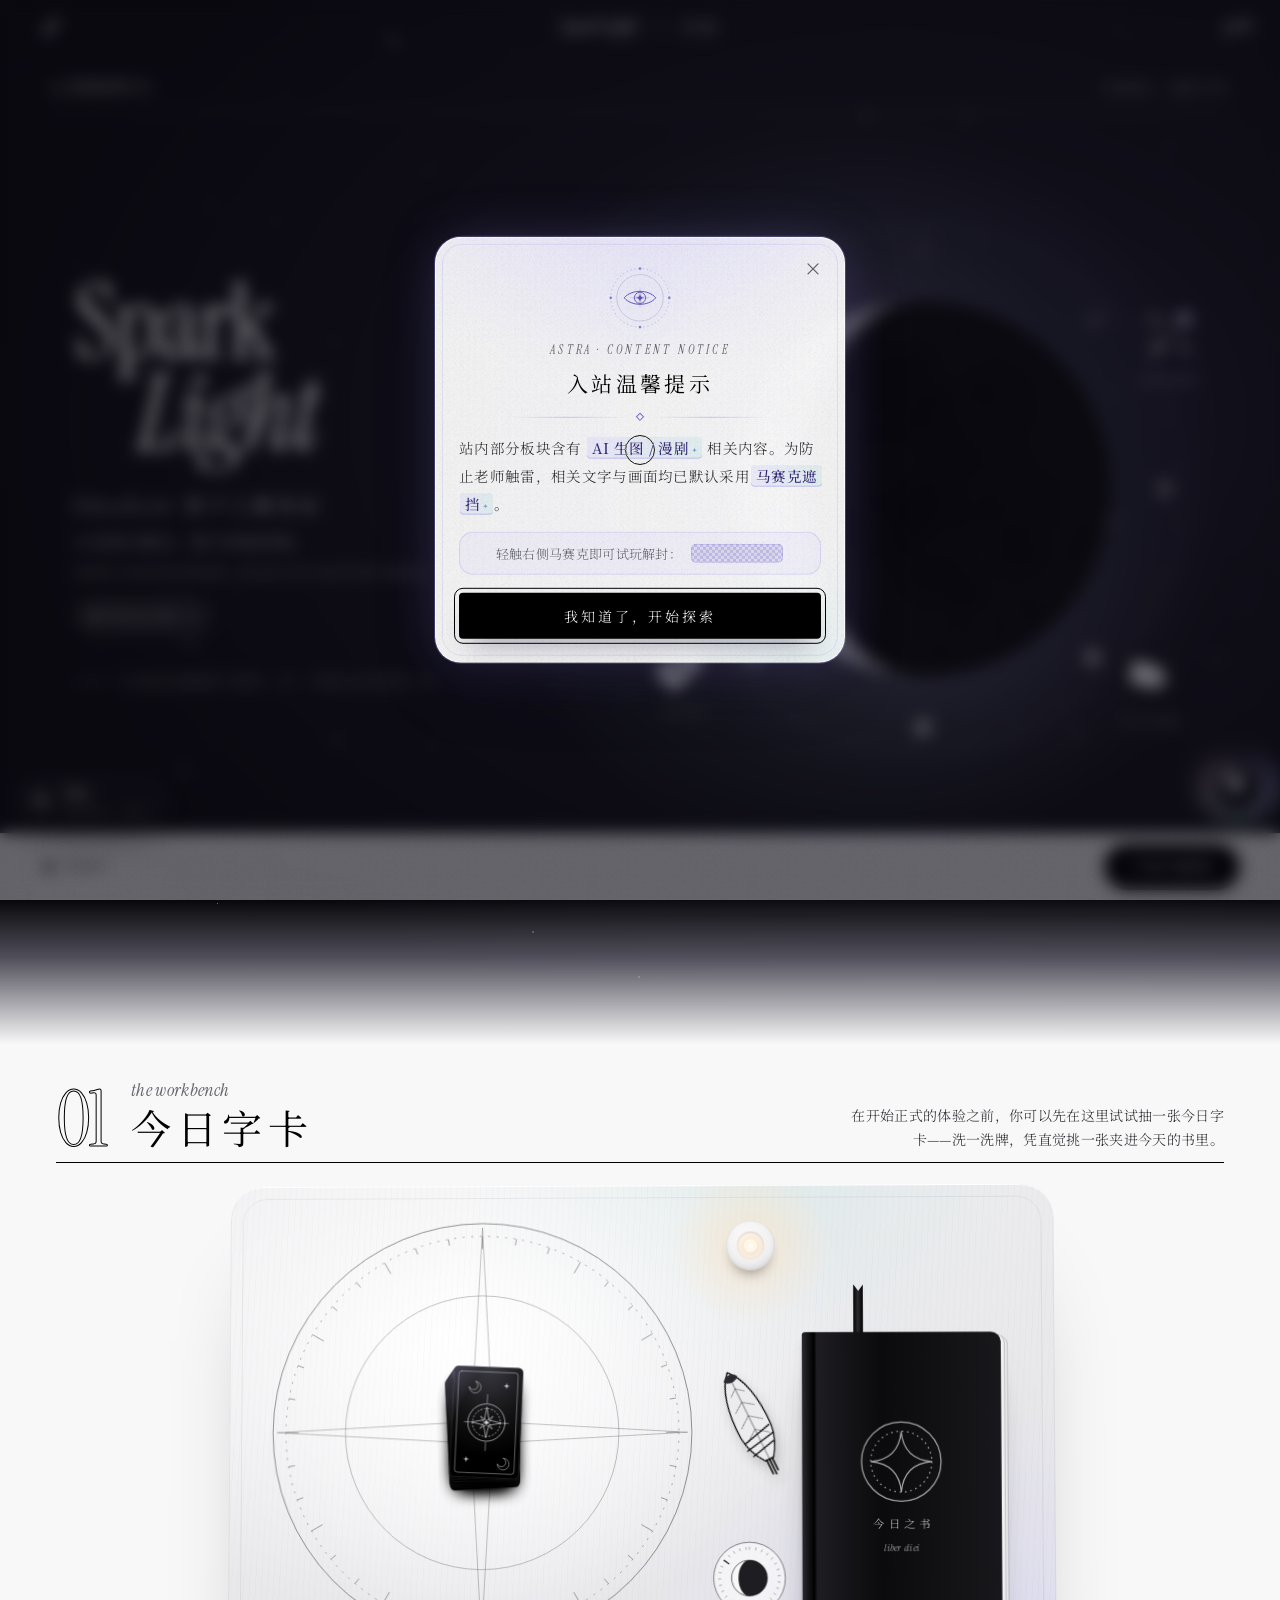
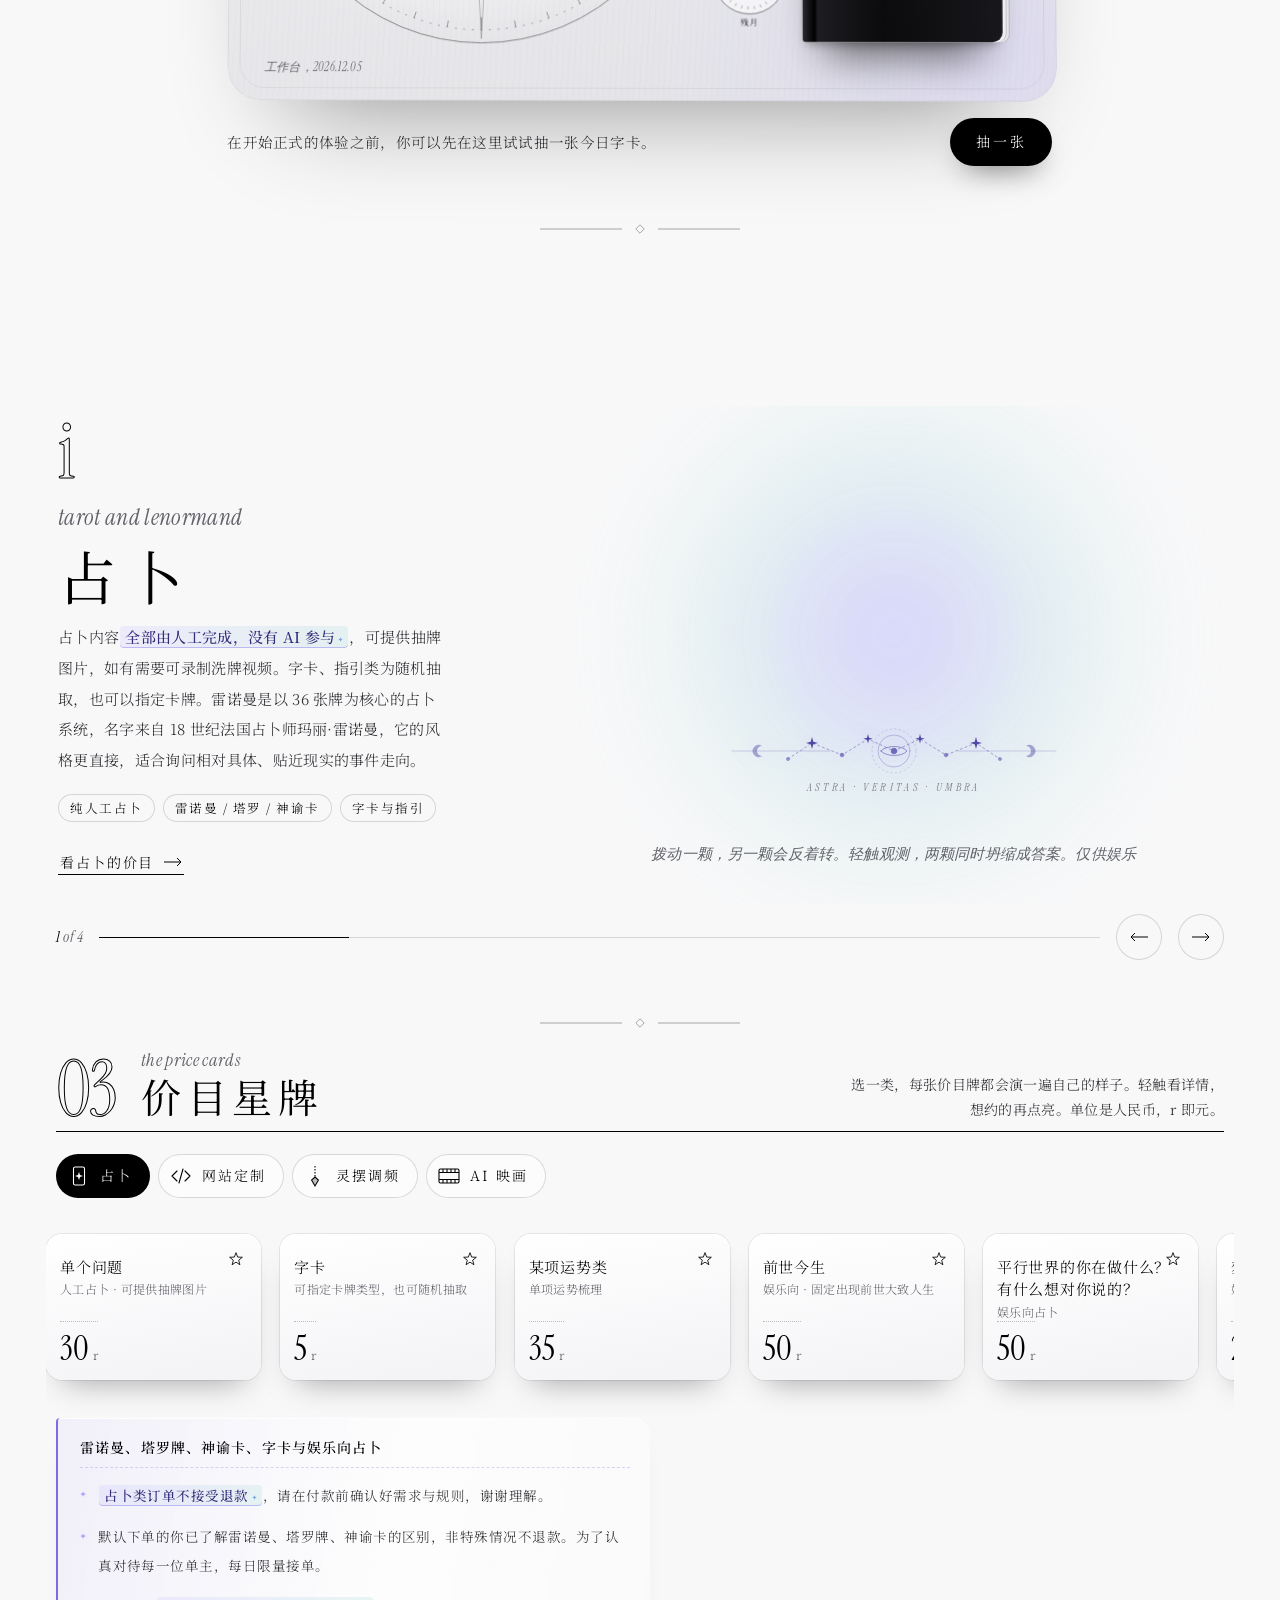
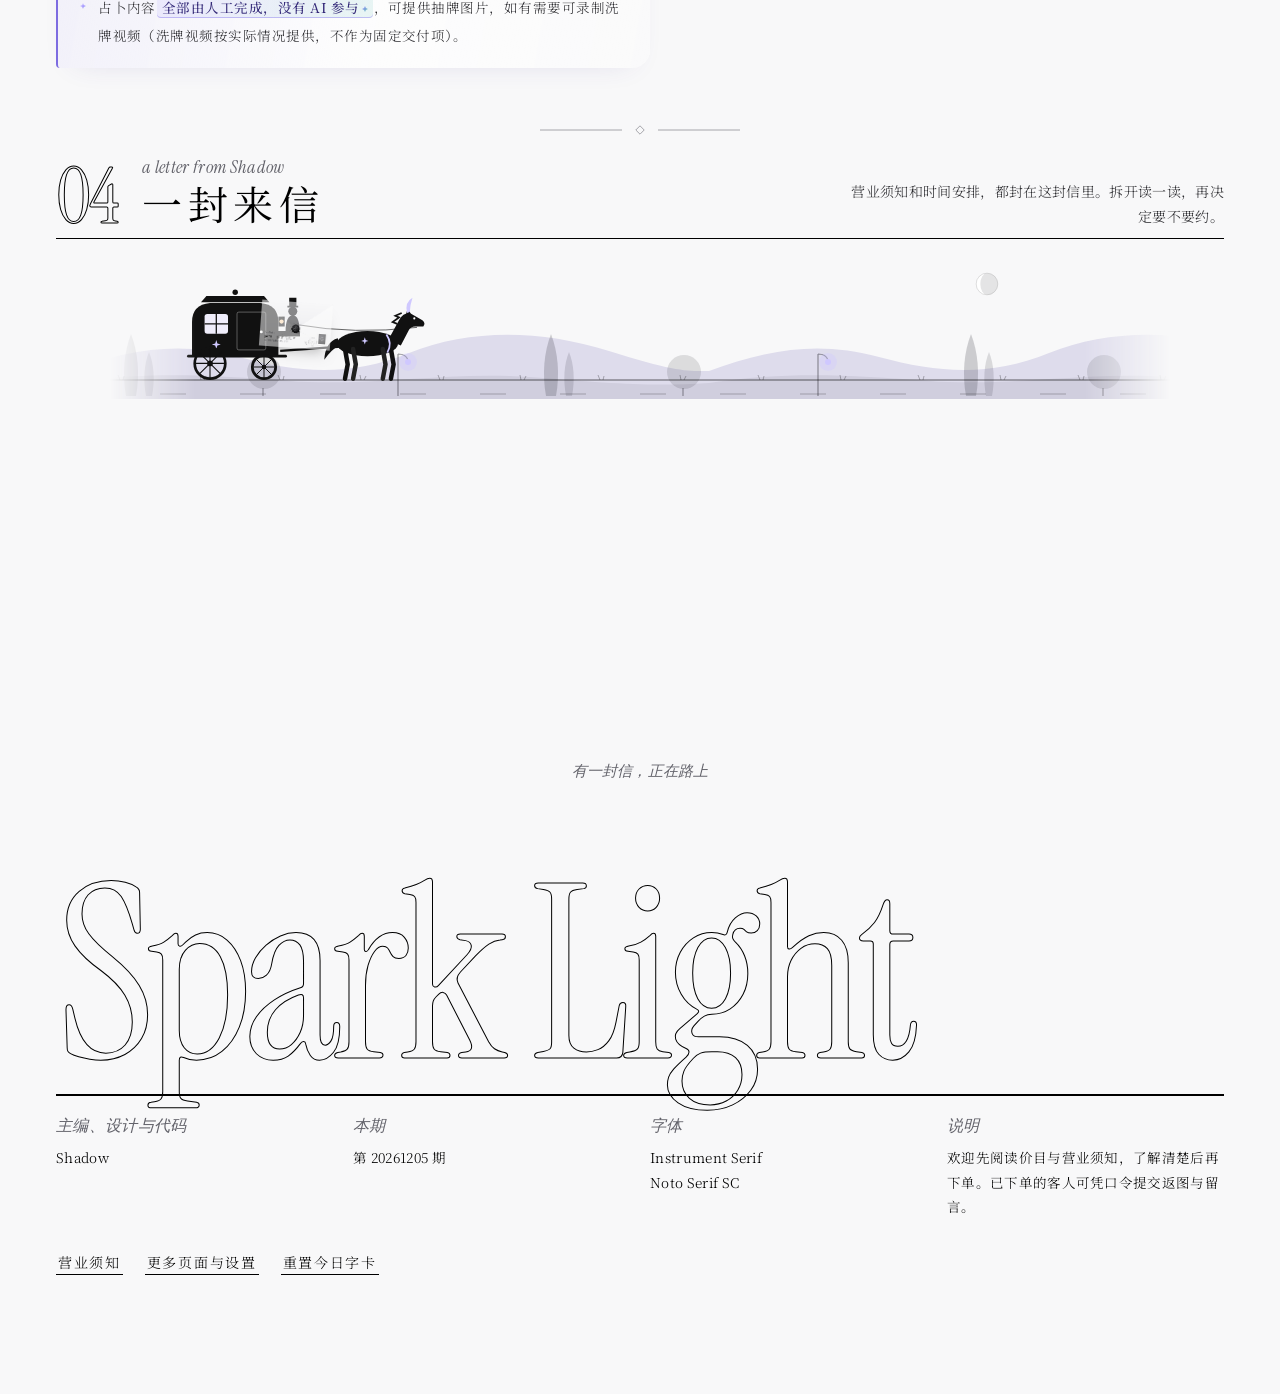
<file: index.html>
<!doctype html>
<html lang="zh-CN" data-root="./" data-page="home">
<head>
<meta charset="utf-8">
<meta name="viewport" content="width=device-width, initial-scale=1, viewport-fit=cover">
<title>Spark Light，Shadow 的个人服务站</title>
<meta name="theme-color" content="#f8f8f9">
<link rel="icon" href="favicon.svg" type="image/svg+xml">
<!-- 字体：非阻塞加载。加载不出来时，自动使用 core/base.css 里设置的兜底字体，页面不会卡住 -->
<link rel="preconnect" href="https://fonts.googleapis.com">
<link rel="preconnect" href="https://fonts.gstatic.com" crossorigin>
<link rel="preload" as="style" href="https://fonts.googleapis.com/css2?family=DotGothic16&family=Press+Start+2P&display=swap" onload="this.onload=null;this.rel='stylesheet'">
<noscript><link rel="stylesheet" href="https://fonts.googleapis.com/css2?family=DotGothic16&family=Press+Start+2P&display=swap"></noscript>
<link rel="preload" as="style" href="https://fonts.googleapis.com/css2?family=Instrument+Serif:ital@0;1&family=Noto+Serif+SC:wght@300;400;600&display=swap" onload="this.onload=null;this.rel='stylesheet'">
<noscript><link rel="stylesheet" href="https://fonts.googleapis.com/css2?family=Instrument+Serif:ital@0;1&family=Noto+Serif+SC:wght@300;400;600&display=swap"></noscript>
<link rel="stylesheet" href="core/base.css">
<link rel="stylesheet" href="core/loader.css">
<script src="themes/registry.js"></script>
<script src="core/init.js"></script>
<noscript><style>.sl-fallback{opacity:1!important;animation:none!important;pointer-events:auto!important}</style></noscript>
</head>
<body data-page="home" data-shell-header="off">
<script src="core/loader-boot.js"></script>
<a class="sl-fallback" href="./">Spark Light 主界面</a>
<canvas id="bg" aria-hidden="true"></canvas>
<div class="grain" aria-hidden="true"></div>

<header class="folio top" id="folio">
  <button type="button" class="sage-btn" id="sageBtn" aria-label="点燃鼠尾草，净化此空间">
    <svg viewBox="0 0 32 32" fill="none" stroke="currentColor" stroke-width="1.1" stroke-linecap="round" stroke-linejoin="round" aria-hidden="true">
      <path class="wisp" d="M23 6c-2-2 1-3-1-5" stroke="rgba(0,0,0,.4)"/>
      <g transform="rotate(40 16 16)">
        <path d="M16 4c3 2.4 4.2 6 4 10.6S18.5 24.8 16 28c-2.5-3.2-4.2-8.4-4-13S13 6.4 16 4z" fill="rgba(0,0,0,.05)"/>
        <path d="M16 6.5V28"/>
        <path d="M16 9l-2.3 2M16 9l2.3 2M16 13l-2.8 2.3M16 13l2.8 2.3M16 17.2l-3 2.4M16 17.2l3 2.4" stroke-width=".8"/>
        <path d="M13.2 23.4c1.9.6 3.7.6 5.6 0M13.6 25.6c1.6.5 3.2.5 4.8 0" stroke-width=".9"/>
      </g>
      <circle class="ember" cx="23" cy="7" r="1.8" fill="#e9a35e" stroke="none"/>
    </svg>
  </button>
  <div class="fo-mid"><em>Spark Light</em><span class="fo-sep"></span><span class="fo-sec" id="foSec">封面</span></div>
  <div class="fo-no">p.<span id="foNo">00</span></div>
</header>

<main id="main">

<!-- 封面 -->
<section class="cover" id="cover" data-folio="封面" data-no="00" aria-label="封面">
  <div class="cov-sky" id="covSky" aria-hidden="true"></div>
  <div class="cov-meta">
    <span>第 <em id="issueNo"></em> 期</span>
    <span id="moonMeta"></span>
  </div>
  <div class="cov-stage">
    <div class="cov-title" id="covTitle">
      <h1 class="mast" id="mast" aria-label="Spark Light"><span class="l1" data-kin="hover">Spark</span><span class="l2" data-kin="hover">Light</span></h1>
      <p class="cov-sub" data-kin id="covSub">Shadow 的个人服务站</p>
      <p class="cov-intro" data-kin id="covIntro"></p>
      <p class="cov-en" id="covEn" hidden></p>
      <div class="cov-more" id="covMore" hidden>
        <button type="button" class="cov-more-btn" id="covMoreBtn" aria-expanded="false"><span id="covMoreLbl">展开站点介绍</span><svg viewBox="0 0 12 8" fill="none" stroke="currentColor" stroke-width="1.2" aria-hidden="true"><path d="M1 1.5L6 6.5L11 1.5"/></svg></button>
        <div class="cov-more-box" id="covMoreBox"><div class="cov-more-in"><p id="covMoreTxt"></p></div></div>
      </div>
      <p class="cov-hint"><span>月亮旁边漂着的小物件，点一下就去对应的那一页</span></p>
    </div>
    <div class="moon-wrap" id="moonWrap">
      <div class="moon-halo" id="moonHalo" aria-hidden="true"></div>
      <svg class="moon-ring" id="moonRing" viewBox="-100 -100 200 200" aria-hidden="true"></svg>
      <canvas id="moonCv" aria-hidden="true"></canvas>
      <nav class="fobs" id="fobs" aria-label="本期目录"></nav>
    </div>
  </div>
  <div class="cov-foot">
    <span class="lab">the Shadow issue</span>
    <button type="button" class="cov-down" data-go="bench">往下翻<svg viewBox="0 0 10 18" fill="none" stroke="currentColor" stroke-width="1" aria-hidden="true"><path d="M5 0v17M1 13l4 4 4-4"/></svg></button>
  </div>
</section>

<!-- 1 今日字卡 -->
<section class="chap" id="bench" data-folio="今日字卡" data-no="01" aria-labelledby="t1">
  <header class="ch-head rv">
    <span class="ch-no" aria-hidden="true">01</span>
    <div class="ch-tw"><p class="ch-en">the workbench</p><h2 class="ch-title" id="t1" data-kin>今日字卡</h2></div>
    <p class="ch-lede" data-kin>在开始正式的体验之前，你可以先在这里试试抽一张今日字卡——洗一洗牌，凭直觉挑一张夹进今天的书里。</p>
  </header>
  <div class="bench rv">
    <div class="desk" id="desk">
      <div class="desk-grain" aria-hidden="true"></div>
      <div class="mat" id="mat" data-depth=".3">
        <svg class="mat-art" id="matArt" viewBox="-100 -100 200 200" aria-hidden="true"></svg>
        <div class="deck" id="deck" role="group" aria-label="字卡牌堆"></div>
      </div>
      <div class="book" id="book" data-depth=".85">
        <span class="ribbon" aria-hidden="true"></span>
        <button type="button" class="bm" id="bm" aria-label="今日书签，轻触展开全文"><span class="bm-body"><span class="bm-g" id="bmG"></span></span><span class="bm-tas" aria-hidden="true"></span></button>
        <div class="book-cover">
          <svg viewBox="0 0 60 60" fill="none" stroke="currentColor" stroke-width=".8" aria-hidden="true"><circle cx="30" cy="30" r="26"/><circle cx="30" cy="30" r="20" stroke-dasharray="1 2.5"/><path d="M30 10c1 12 8 19 20 20-12 1-19 8-20 20-1-12-8-19-20-20 12-1 19-8 20-20z"/></svg>
          <span class="bk-t">今日之书</span><span class="bk-en">liber diei</span>
        </div>
      </div>
      <div class="moon" id="moonDial" aria-hidden="true" data-depth=".55"></div>
      <button type="button" class="candle" id="candle" aria-label="蜡烛，轻触吹灭或点燃" data-depth="1.3"><span class="c-glow"></span><span class="c-wax"></span><span class="c-fl"></span></button>
      <button type="button" class="sprig" id="sprig" aria-label="桌上的鼠尾草，轻触净化空间" data-depth="1.1">
        <svg viewBox="0 0 44 80" aria-hidden="true">
          <path d="M22 4C30 12 34 28 33 48c-1 10-5 16-8 20h-6c-3-4-7-10-8-20C10 28 14 12 22 4z" fill="#ececef" stroke="#000" stroke-width=".8"/>
          <path d="M22 8v62M22 16l-5 4M22 16l5 4M22 26l-7 5M22 26l7 5M22 36l-8 6M22 36l8 6M22 46l-8 6M22 46l8 6" stroke="#000" stroke-width=".5" fill="none" opacity=".6"/>
          <path d="M12 52l20-5M11 57l21-4M13 62l17-4" stroke="#000" stroke-width=".9" fill="none"/>
          <path d="M20 68v10M22 68v11M24 68v9" stroke="#000" stroke-width="1" stroke-linecap="round"/>
          <path d="M17 9c2-4 8-4 10 0-2 3-8 3-10 0z" fill="#2a2a30"/>
        </svg>
      </button>
      <span class="desk-tag" id="deskTag" data-depth=".15"></span>
    </div>
    <div class="bench-ctl">
      <p class=" bench-st" id="benchSt">在开始正式的体验之前，你可以先在这里试试抽一张今日字卡。</p>
      <button type="button" class="btn" id="drawBtn"><span>抽一张</span></button>
    </div>
  </div>
</section>

<!-- 2 四件星物 -->
<section class="chap" id="craft" data-folio="四件星物" data-no="02" aria-labelledby="t2">
  <header class="ch-head rv">
    <span class="ch-no" aria-hidden="true">02</span>
    <div class="ch-tw"><p class="ch-en">four crafts</p><h2 class="ch-title" id="t2" data-kin>四件星物</h2></div>
    <p class="ch-lede" data-kin>每一件都是一项业务，每一件都能上手玩。左右翻页，拖一拖、碰一碰它们。</p>
  </header>
  <div class="tabs rv" role="tablist" id="tabs">
    <button type="button" class="tab on" role="tab" data-t="0"><span class="lab">i</span>占卜</button>
    <button type="button" class="tab" role="tab" data-t="1"><span class="lab">ii</span>网站定制</button>
    <button type="button" class="tab" role="tab" data-t="2"><span class="lab">iii</span>灵摆调频</button>
    <button type="button" class="tab" role="tab" data-t="3"><span class="lab">iv</span>AI 映画</button>
    <span class="tab-ind" id="tabInd"></span>
  </div>
  <div class="rail" id="rail">
    <article class="plate cur" aria-label="占卜">
      <div class="pl-text">
        <span class="pl-no" aria-hidden="true">i</span>
        <p class="pl-en">tarot and lenormand</p>
        <h3 class="pl-title" data-kin>占卜</h3>
        <p class="pl-desc" data-kin data-craft="0"></p>
        <ul class="pl-tags" data-craft-tags="0"></ul>
        <button type="button" class="lnk pl-go" data-cat="0">看占卜的价目<svg class="arrow" viewBox="0 0 18 10" fill="none" stroke="currentColor" stroke-width="1" aria-hidden="true"><path d="M0 5h17M13 1l4 4-4 4"/></svg></button>
      </div>
      <div class="stage">
        <div class="diff" style="background:radial-gradient(circle,rgba(200,190,255,.9),rgba(191,230,225,.45) 45%,transparent 70%)"></div>
        <div class="ent-wrap" data-depth=".45">
          <div class="ent" id="ent" role="button" tabindex="0" aria-label="一对纠缠的水晶球：拖动其中一颗搅动雾气，轻触观测" data-noripple><canvas id="entCv"></canvas></div>
          <div class="ast-bridge" aria-hidden="true">
            <svg viewBox="0 0 360 52" fill="none" stroke="currentColor" stroke-linecap="round">
              <path class="ast-line" d="M18 26H116M244 26H342" stroke-width=".7" opacity=".32"/>
              <path class="ast-const" d="M74 34L98 18L128 30L154 14L180 26L206 14L232 30L262 18L286 34" stroke-width=".85" stroke-dasharray="2 3" opacity=".55"/>
              <circle cx="180" cy="26" r="16" stroke-width=".75" opacity=".4"/>
              <circle cx="180" cy="26" r="22" stroke-width=".55" stroke-dasharray="1.5 3" opacity=".35"/>
              <path d="M167 26c4.5-6 21.5-6 26 0-4.5 6-21.5 6-26 0z" stroke-width=".85" opacity=".65"/>
              <circle cx="180" cy="26" r="2.8" fill="currentColor" opacity=".75"/>
              <path class="ast-star s1" d="M98 12l1.3 4.7 4.7 1.3-4.7 1.3-1.3 4.7-1.3-4.7-4.7-1.3 4.7-1.3z" fill="currentColor" stroke="none"/>
              <path class="ast-star s2" d="M154 9l1 3.8 3.8 1-3.8 1-1 3.8-1-3.8-3.8-1 3.8-1z" fill="currentColor" stroke="none"/>
              <path class="ast-star s3" d="M206 9l1 3.8 3.8 1-3.8 1-1 3.8-1-3.8-3.8-1 3.8-1z" fill="currentColor" stroke="none"/>
              <path class="ast-star s4" d="M262 12l1.3 4.7 4.7 1.3-4.7 1.3-1.3 4.7-1.3-4.7-4.7-1.3 4.7-1.3z" fill="currentColor" stroke="none"/>
              <path d="M48 21a6 6 0 1 0 0 10 4.8 4.8 0 1 1 0-10z" fill="currentColor" stroke="none" opacity=".45"/>
              <path d="M312 21a6 6 0 1 1 0 10 4.8 4.8 0 1 0 0-10z" fill="currentColor" stroke="none" opacity=".45"/>
              <circle cx="74" cy="34" r="1.6" fill="currentColor" opacity=".5"/>
              <circle cx="128" cy="30" r="1.8" fill="currentColor" opacity=".6"/>
              <circle cx="232" cy="30" r="1.8" fill="currentColor" opacity=".6"/>
              <circle cx="286" cy="34" r="1.6" fill="currentColor" opacity=".5"/>
            </svg>
            <span class="ast-sub">ASTRA · VERITAS · UMBRA</span>
          </div>
          <p class="ent-cap" id="entCap" aria-live="polite"><img id="capArt" class="ent-card-art" alt="" hidden><b id="capN"></b><i id="capMark" aria-hidden="true">∞</i><span><span id="capE" style="font-family:var(--disp);font-style:italic"></span>，<span id="capK"></span></span></p>
        </div>
        <p class="hint lab">拨动一颗，另一颗会反着转。轻触观测，两颗同时坍缩成答案。仅供娱乐</p>
      </div>
    </article>

    <article class="plate" aria-label="网站定制">
      <div class="pl-text">
        <span class="pl-no" aria-hidden="true">ii</span>
        <p class="pl-en">vibecoding</p>
        <h3 class="pl-title" data-kin>网站定制</h3>
        <p class="pl-desc" data-kin data-craft="1"></p>
        <ul class="pl-tags" data-craft-tags="1"></ul>
        <button type="button" class="lnk pl-go" data-cat="1">看网站定制的价目<svg class="arrow" viewBox="0 0 18 10" fill="none" stroke="currentColor" stroke-width="1" aria-hidden="true"><path d="M0 5h17M13 1l4 4-4 4"/></svg></button>
      </div>
      <div class="stage code-stage">
        <div class="diff" style="background:radial-gradient(circle,rgba(191,230,225,.95),rgba(207,200,255,.4) 45%,transparent 70%)"></div>
        <div class="sigil" id="sigil" role="button" tabindex="0" aria-label="运行代码：网站定制演示" data-depth=".45">
          <span class="sig-orbit" aria-hidden="true"></span>
          <div class="editor"><span class="ed-tab">spark-light.js</span><pre id="code"></pre><div class="site" id="site"></div></div>
          <svg class="sig-glyph" viewBox="0 0 120 80" aria-hidden="true"><path class="bl" d="M38 14 L12 40 L38 66"/><path class="sl" d="M70 8 L50 72"/><path class="br" d="M82 14 L108 40 L82 66"/></svg>
        </div>
        <p class="hint lab">轻触运行，再轻触复位</p>
      </div>
    </article>

    <article class="plate" aria-label="灵摆调频">
      <div class="pl-text">
        <span class="pl-no" aria-hidden="true">iii</span>
        <p class="pl-en">pendulum tuning</p>
        <h3 class="pl-title" data-kin>灵摆调频</h3>
        <p class="pl-desc" data-kin data-craft="2"></p>
        <ul class="pl-tags" data-craft-tags="2"></ul>
        <button type="button" class="lnk pl-go" data-cat="2">看灵摆调频的价目<svg class="arrow" viewBox="0 0 18 10" fill="none" stroke="currentColor" stroke-width="1" aria-hidden="true"><path d="M0 5h17M13 1l4 4-4 4"/></svg></button>
      </div>
      <div class="stage">
        <div class="diff" style="background:radial-gradient(circle,rgba(191,230,225,.85),rgba(241,216,226,.45) 50%,transparent 70%)"></div>
        <div class="pend-wrap" data-depth=".4">
          <div class="pend" id="pend" data-noripple aria-label="灵摆：拖动灵摆把它甩起来"><canvas id="pendCv"></canvas></div>
          <div class="pend-hud">
            <div><p class="pend-st" aria-live="polite"><b id="pendSt">自由摆动</b><span id="pendSub">拖动灵摆，把它甩起来</span></p><p class="lab" id="pendRd">振幅 0.00，周期 1.60 秒</p></div>
            <button type="button" class="btn" id="pendBtn"><span>开始调频</span></button>
          </div>
        </div>
      </div>
    </article>

    <article class="plate veiled" id="aiPlate" aria-label="AI 映画">
      <div class="pl-text">
        <span class="pl-no" aria-hidden="true">iv</span>
        <p class="pl-en">ai images and comic dramas</p>
        <h3 class="pl-title" data-kin>AI 映画</h3>
        <p class="pl-desc" data-kin data-craft="3"></p>
        <ul class="pl-tags" data-craft-tags="3"></ul>
        <button type="button" class="lnk pl-go" data-cat="3">看 AI 映画的价目<svg class="arrow" viewBox="0 0 18 10" fill="none" stroke="currentColor" stroke-width="1" aria-hidden="true"><path d="M0 5h17M13 1l4 4-4 4"/></svg></button>
      </div>
      <div class="stage">
        <div class="diff" style="background:radial-gradient(circle,rgba(241,216,226,.95),rgba(207,200,255,.45) 50%,transparent 70%)"></div>
        <div class="comic-wrap" data-depth=".4">
          <div class="seg" role="group" aria-label="切换演示"><button type="button" data-m="still" aria-pressed="false">生图</button><button type="button" data-m="reel" aria-pressed="true">漫剧</button></div>
          <p class="c-prompt"><span class="lab">prompt</span><span id="cPrompt" class="ph">按住按钮，开始生成</span></p>
          <div class="comic" id="comic">
            <div class="panel"><canvas></canvas><span class="sfx" aria-hidden="true">沙——</span><span class="csteps" id="cSteps">0 / 30</span></div>
            <div class="panel"><canvas></canvas><span class="bubble" id="cBub"></span></div>
            <div class="panel"><canvas></canvas><span class="ep" id="cEp"></span></div>
          </div>
          <button type="button" class="hold" id="holdBtn"><svg viewBox="0 0 60 60" aria-hidden="true"><circle cx="30" cy="30" r="26" class="hr-bg"/><circle cx="30" cy="30" r="26" class="hr" id="holdRing"/></svg><span class="dot" aria-hidden="true"><i></i></span><span id="holdLbl">按住生成</span></button>
        </div>
      </div>
      <div class="veil" id="aiVeil" role="dialog" aria-labelledby="veilT">
        <div class="veil-card">
          <svg class="veil-ic" viewBox="0 0 60 60" fill="none" stroke="currentColor" stroke-width="1" aria-hidden="true"><circle cx="30" cy="30" r="28" stroke-dasharray="1 3"/><g class="eye-l"><path d="M10 30c9-11 31-11 40 0-9 11-31 11-40 0z"/><circle cx="30" cy="30" r="6"/><circle cx="30" cy="30" r="2" fill="currentColor"/></g></svg>
          <h4 id="veilT">这一页的内容由 AI 生成</h4>
          <p>里面是 AI 生图与 AI 漫剧的示例和业务介绍。能接受 AI 生成的内容再进入，不能接受的话，直接跳过这一页。</p>
          <div class="veil-act"><button type="button" class="btn" id="veilOk"><span>可以接受，进入</span></button><button type="button" class="btn ghost" id="veilNo"><span>跳过这一页</span></button></div>
        </div>
      </div>
    </article>
  </div>
  <div class="rail-ctl">
    <span class="lab"><b id="railNo">1</b> of 4</span>
    <div class="rail-bar"><i id="railBar"></i></div>
    <button type="button" class="rbtn" id="rPrev" aria-label="上一件"><svg viewBox="0 0 18 10" fill="none" stroke="currentColor" stroke-width="1"><path d="M18 5H1M5 1L1 5l4 4"/></svg></button>
    <button type="button" class="rbtn" id="rNext" aria-label="下一件"><svg viewBox="0 0 18 10" fill="none" stroke="currentColor" stroke-width="1"><path d="M0 5h17M13 1l4 4-4 4"/></svg></button>
  </div>
</section>

<!-- 3 价目星牌 -->
<section class="chap" id="price" data-folio="价目星牌" data-no="03" aria-labelledby="t3">
  <header class="ch-head rv">
    <span class="ch-no" aria-hidden="true">03</span>
    <div class="ch-tw"><p class="ch-en">the price cards</p><h2 class="ch-title" id="t3" data-kin>价目星牌</h2></div>
    <p class="ch-lede" data-kin>选一类，每张价目牌都会演一遍自己的样子。轻触看详情，想约的再点亮。单位是人民币，r 即元。</p>
  </header>
  <div class="rv">
    <div class="pc-cats" id="pcCats" role="tablist" aria-label="价目分类"></div>
    <div class="pc-row" id="pcRow" aria-live="polite"></div>
    <div class="pc-foot">
      <div class="pc-rules" id="pcRules"></div>
      <div class="pbag" id="pbag"><div class="sum"><span id="pbCount"></span><b id="pbTotal"></b></div><button type="button" class="btn" id="pbGo"><span>带上清单去预约</span></button></div>
    </div>
  </div>
</section>

<!-- 4 一封来信 -->
<section class="chap" id="letter" data-folio="一封来信" data-no="04" aria-labelledby="t4">
  <header class="ch-head rv">
    <span class="ch-no" aria-hidden="true">04</span>
    <div class="ch-tw"><p class="ch-en">a letter from Shadow</p><h2 class="ch-title" id="t4" data-kin>一封来信</h2></div>
    <p class="ch-lede" data-kin>营业须知和时间安排，都封在这封信里。拆开读一读，再决定要不要约。</p>
  </header>
  <div class="ltr rv" id="ltr">
    <div class="road" id="road" aria-hidden="true">
      <span class="rd-moon"></span>
      <div class="rd-l rd-far" data-depth=".25"></div>
      <div class="rd-l rd-mid" data-depth=".55"></div>
      <div class="rd-l rd-near"></div>
      <div class="coach" id="coach" title="送信的马车">
        <svg viewBox="0 0 290 110" aria-hidden="true">
          <g class="cb">
            <path d="M118 72L206 66" stroke="#111" stroke-width="2.4"/>
            <path d="M30 18H106L100 11H36Z" fill="#111"/><circle cx="68" cy="7" r="3" fill="#111"/>
            <path d="M20 40Q20 21 40 19H96Q116 21 116 40V78H20Z" fill="#111"/>
            <rect x="34" y="31" width="26" height="22" rx="3" fill="#efedfb"/><path d="M47 31v22M34 42h26" stroke="#111" stroke-width="1.4"/>
            <rect id="coachDoor" x="70" y="29" width="32" height="42" rx="2" fill="none" stroke="rgba(255,255,255,.35)"/><circle cx="97" cy="51" r="1.6" fill="#fff"/>
            <path d="M47 60L48.2 63.8L52 65L48.2 66.2L47 70L45.8 66.2L42 65L45.8 63.8Z" fill="#cfc8ff"/>
            <path d="M16 78H124" stroke="#111" stroke-width="3" stroke-linecap="round"/>
            <path d="M116 34h7v11h-7z" fill="#111"/><circle class="lamp" cx="119.5" cy="39.5" r="2.4" fill="#ffd9a8"/>
            <path d="M112 50H140V56H112Z" fill="#111"/>
            <path d="M124 50Q124 34 132 32Q140 34 139 50Z" fill="#111"/><circle cx="132" cy="28" r="5" fill="#111"/><path d="M126 24h12v-2h-2v-9h-8v9h-2z" fill="#111"/>
            <path d="M137 43Q200 54 270 46" stroke="#111" stroke-width=".7" fill="none"/>
          </g>
          <g class="wh" style="transform-origin:40px 86px"><circle cx="40" cy="86" r="17" fill="none" stroke="#111" stroke-width="3"/><path d="M40 69v34M23 86h34M28 74l24 24M52 74l-24 24" stroke="#111" stroke-width="1.2"/><circle cx="40" cy="86" r="3.2" fill="#111"/></g>
          <g class="wh" style="transform-origin:100px 90px"><circle cx="100" cy="90" r="13" fill="none" stroke="#111" stroke-width="3"/><path d="M100 77v26M87 90h26M91 81l18 18M109 81l-18 18" stroke="#111" stroke-width="1.1"/><circle cx="100" cy="90" r="2.6" fill="#111"/></g>
          <g class="horse">
            <g class="lg la" style="transform-origin:190px 70px"><path d="M190 70L193 87L190 103" stroke="#111" stroke-width="5" stroke-linecap="round" stroke-linejoin="round" fill="none"/></g>
            <g class="lg lb" style="transform-origin:241px 70px"><path d="M241 70L244 87L241 103" stroke="#111" stroke-width="5" stroke-linecap="round" stroke-linejoin="round" fill="none"/></g>
            <path d="M182 58Q168 62 167 82Q175 70 184 66Z" fill="#111"/>
            <ellipse cx="215" cy="64" rx="34" ry="14" fill="#111"/>
            <g class="lg lb" style="transform-origin:199px 70px"><path d="M199 70L202 87L199 103" stroke="#222" stroke-width="5" stroke-linecap="round" stroke-linejoin="round" fill="none"/></g>
            <g class="lg la" style="transform-origin:232px 70px"><path d="M232 70L235 87L232 103" stroke="#222" stroke-width="5" stroke-linecap="round" stroke-linejoin="round" fill="none"/></g>
            <g class="hd" style="transform-origin:244px 62px">
              <path d="M238 60L250 38Q254 30 262 30L276 38Q280 41 277 45L268 45Q263 45 261 49L252 66Z" fill="#111"/>
              <path d="M258 31L260 23L263 31Z" fill="#111"/><path d="M248 42L243 40L250 35L246 33L253 30" stroke="#111" stroke-width="2" fill="none"/>
              <path d="M259 30Q256 18 265 13Q262 22 262 29Z" fill="#cfc8ff"/><circle cx="267" cy="36" r="1.2" fill="#fff"/>
            </g>
            <path d="M236 54Q243 64 237 74" stroke="#cfc8ff" stroke-width="2" fill="none"/>
            <path d="M212 57L213 60L216 61L213 62L212 65L211 62L208 61L211 60Z" fill="#cfc8ff"/>
          </g>
        </svg>
      </div>
    </div>
    <div class="env-stage" id="envStage">
      <div class="env away" id="env">
        <div class="env-in"></div>
        <div class="peek" id="peek"><span class="lab">a letter</span><p>见字如面：</p></div>
        <div class="env-front">
          <svg class="folds" viewBox="0 0 100 100" preserveAspectRatio="none" aria-hidden="true"><path d="M0 100L44 62M100 100L56 62" vector-effect="non-scaling-stroke"/></svg>
          <div class="addr"><span class="lab">from Shadow</span><b>致每一位来访的你</b><span>营业须知与时间安排，内附</span></div>
          <div class="stamp" aria-hidden="true"><div class="stamp-in"><svg viewBox="0 0 40 40" fill="none" stroke="currentColor" stroke-width=".9"><circle cx="20" cy="20" r="15" stroke-dasharray="1 2"/><path d="M20 6c.8 7.4 5.6 12.2 14 14-8.4 1.8-13.2 6.6-14 14-.8-7.4-5.6-12.2-14-14 8.4-1.8 13.2-6.6 14-14z"/></svg></div></div>
          <svg class="pmark" id="pmark" viewBox="0 0 160 100" aria-hidden="true"></svg>
        </div>
        <div class="flap" id="flap"><div class="flap-o"></div><div class="flap-i"></div></div>
        <button type="button" class="seal" id="seal" aria-label="拆开火漆印，读这封信">
          <span class="half l"><span class="wax"><svg viewBox="0 0 30 30" fill="none" stroke="currentColor" stroke-width="1"><circle cx="15" cy="15" r="13"/><path d="M15 4c.6 5.6 4.4 9.4 11 11-6.6 1.6-10.4 5.4-11 11-.6-5.6-4.4-9.4-11-11 6.6-1.6 10.4-5.4 11-11z" fill="currentColor" fill-opacity=".25"/></svg></span></span>
          <span class="half r"><span class="wax"><svg viewBox="0 0 30 30" fill="none" stroke="currentColor" stroke-width="1"><circle cx="15" cy="15" r="13"/><path d="M15 4c.6 5.6 4.4 9.4 11 11-6.6 1.6-10.4 5.4-11 11-.6-5.6-4.4-9.4-11-11 6.6-1.6 10.4-5.4 11-11z" fill="currentColor" fill-opacity=".25"/></svg></span></span>
        </button>
      </div>
      <div class="env-act"><p class="lab" id="envHint" style="margin:0">有一封信，正在路上</p></div>
    </div>
    <div class="spread" id="spread">
      <div class="grim-box">
        <div class="grim-head">
          <div class="grim-title"><span class="lab">i–ii</span><h3>星盘契约与时间安排</h3></div>
          <span class="lab" id="ntProg">已点亮 1 / 5 颗契约星</span>
        </div>
        <p class="sp-greet" id="spGreet">见字如面。这封信是马车连夜送来的。轻触星盘上的五颗主星或下方星轨翻阅营业须知，轻触中心月相盘查看档期；五颗星全部点亮，星轨便会连成一线。</p>
        <div class="grim-layout">
          <!-- 左侧（手机为上方紧凑区）：旋转星盘与快捷星轨拨片 -->
          <div class="astro-col">
            <div class="astro-wheel-wrap">
              <svg class="zenith-ptr" viewBox="0 0 12 12" aria-hidden="true"><path d="M6 12L1 3h10z" fill="#fff"/></svg>
              <svg class="astro-svg" viewBox="0 0 200 200" aria-label="契约星盘">
                <g class="ring-spin-cw" fill="none" stroke="rgba(255,255,255,.24)">
                  <circle cx="100" cy="100" r="95" stroke-width=".6"/>
                  <circle cx="100" cy="100" r="89" stroke-width=".6" stroke-dasharray="1.5 4"/>
                  <path d="M100 3 v7 M100 190 v7 M3 100 h7 M190 100 h7" stroke-width="1"/>
                  <path d="M31 31 l5 5 M169 31 l-5 5 M31 169 l5 -5 M169 169 l-5 -5" stroke-width=".8"/>
                </g>
                <g class="ring-spin-ccw" fill="none" stroke="rgba(207,200,255,.22)">
                  <circle cx="100" cy="100" r="81" stroke-width=".5" stroke-dasharray="6 4 1 4"/>
                  <rect x="46" y="46" width="108" height="108" stroke-width=".4" opacity=".45" transform="rotate(45 100 100)"/>
                </g>
                <g id="astroRotor" class="astro-rotor">
                  <circle cx="100" cy="100" r="70" fill="none" stroke="rgba(207,200,255,.4)" stroke-width=".9"/>
                  <polygon points="100,30 166.6,78.4 141.1,156.6 58.9,156.6 33.4,78.4" fill="none" stroke="rgba(207,200,255,.26)" stroke-width=".8" stroke-dasharray="2 3"/>
                  <polygon id="astroStarPoly" points="100,30 141.1,156.6 33.4,78.4 166.6,78.4 58.9,156.6" fill="none" stroke="rgba(191,230,225,.24)" stroke-width=".75"/>
                  <g id="astroNodes"></g>
                </g>
              </svg>
              <button type="button" class="astro-center-btn" id="astroCalBtn" aria-label="查看时间安排与本月档期">
                <small>schedule</small>
                <span>时间档期</span>
              </button>
            </div>
            <div class="quick-pills" id="astroPills" role="tablist" aria-label="营业须知与时间档期切换"></div>
          </div>

          <!-- 右侧（手机为下方）：无内部滚动框的显影羊皮信笺 -->
          <div class="grim-parchment">
            <div class="gp-top">
              <h4 id="gpTitle">营业须知</h4>
              <em class="lab" id="gpEn">Astrolabe Pact</em>
            </div>

            <!-- 营业须知单章视图 -->
            <div class="gp-body" id="gpNoticePane">
              <div id="ntList"></div>
            </div>

            <!-- 时间安排与本月档期视图（由中心月相盘或「档期」胶囊切出，保留全部原有 ID） -->
            <div class="gp-body" id="gpCalPane" hidden>
              <div class="st-row"><span class="post-state"><i class="beacon"></i><b id="pState"></b></span><span class="lab" id="pStateEn"></span><span class="slots-w"><span id="slots"></span><span id="slotTxt"></span></span><em class="lab" id="calMonth" style="margin-left:auto"></em></div>
              <div class="cal" id="cal" role="grid" aria-label="本月日程"></div>
              <div class="legend"><span><i class="lo"></i>可约</span><span><i class="lf"></i>已满</span><span><i class="lr"></i>休息</span><span class="ph" id="calNote"></span></div>
              <dl class="kv">
                <dt class="lab">最近可排</dt><dd id="nextTxt" class="ph">以主界面排单状态为准，可私聊或咨询客服</dd>
                <dt class="lab">网站工期</dt><dd id="replyTxt" class="ph">基本在 1 到 2 周内（加急可协商）</dd>
                <dt class="lab">可走平台</dt><dd id="delivTxt" class="ph">雨季不再来</dd>
              </dl>
              <p class="sp-sign">Shadow<span class="lab" id="spDate"></span></p>
            </div>

            <div class="gp-nav">
              <button type="button" class="gp-btn ghost" id="gpPrev">← 上一章</button>
              <span class="lab" id="gpIdx">1 / 6</span>
              <button type="button" class="gp-btn" id="gpNext">转动星盘 · 下一章 →</button>
            </div>
          </div>
        </div>
        <svg class="const-mini" id="constMini" viewBox="0 0 300 64" aria-hidden="true" style="display:none"></svg>
      </div>
    </div>
    <div class="sp-act" id="spAct">
      <button type="button" class="btn" id="bookBtn"><span>复制预约消息</span></button>
      <button type="button" class="btn ghost" id="slipBtn"><span>打印预约小票</span></button>
      <button type="button" class="btn ghost" id="foldBtn"><span>把信收起来</span></button>
    </div>
  </div>
</section>

<!-- 价目详情 -->
<div class="pdm" id="pdm" role="dialog" aria-modal="true" aria-labelledby="pdT">
  <div class="pdm-bg" id="pdmBg"></div>
  <div class="pdm-card">
    <button type="button" class="x pdm-x" id="pdmX" aria-label="关闭"><svg viewBox="0 0 24 24" width="20" height="20" fill="none" stroke="currentColor" stroke-width="1.2"><path d="M6 6l12 12M18 6L6 18"/></svg></button>
    <div class="pc-art pdm-art" id="pdmArt" aria-hidden="true"></div>
    <div class="pdm-info">
      <p class="lab" id="pdCat"></p>
      <h3 id="pdT"></h3>
      <p class="pdm-sub" id="pdS"></p>
      <p class="pdm-price"><b id="pdP"></b><i id="pdU"></i></p>
      <p class="pdm-desc" id="pdD"></p>
      <div id="pdFw"><p class="lab pdm-h">流程</p><ol class="pdm-flow" id="pdF"></ol></div>
      <div class="pdm-note" id="pdN"></div>
      <div class="pdm-act"><button type="button" class="btn" id="pdAdd"><span>点亮，加入清单</span></button><button type="button" class="btn ghost" id="pdRead"><span>先看须知与档期</span></button></div>
    </div>
  </div>
</div>

<footer class="colo" aria-label="版权页">
  <p class="colo-mark" data-kin>Spark Light</p>
  <div class="colo-grid">
    <div><h4>主编、设计与代码</h4><p>Shadow</p></div>
    <div><h4>本期</h4><p id="coloIssue"></p></div>
    <div><h4>字体</h4><p>Instrument Serif<br>Noto Serif SC</p></div>
    <div><h4>说明</h4><p>欢迎先阅读价目与营业须知，了解清楚后再下单。已下单的客人可凭口令提交返图与留言。</p></div>
  </div>
  <div class="colo-act">
    <button type="button" class="lnk" id="fNotice">营业须知</button>
    <button type="button" class="lnk" id="fMore">更多页面与设置</button>
    <button type="button" class="lnk" id="fReset">重置今日字卡</button>
  </div>
</footer>
</main>

<!-- 翻开的字卡 -->
<div class="reading" id="reading" role="dialog" aria-modal="true" aria-label="今日字卡">
  <div class="rd-bg" id="rdBg"></div>
  <div class="rd-wrap">
    <div class="big" id="big"><div class="big-in">
      <div class="bback" id="bigBack"></div>
      <div class="face"><span class="fno lab" id="bigNo"></span><svg class="glyph" id="bigGlyph" viewBox="0 0 100 100" fill="none" stroke="currentColor" stroke-width="2" aria-hidden="true"></svg><p class="msg" id="bigMsg"></p><span class="fdate lab" id="bigDate"></span></div>
    </div></div>
    <div class="rd-act"><button type="button" class="btn" id="rdKeep"><span>夹进书里</span></button></div>
  </div>
</div>

<!-- 预约小票机（全屏面板）：由「打印预约小票」按钮打开，脚本在 home/js/22-receipt.js，样式在 themes/t1-starfield/home.css 末尾 -->
<div id="rcp" role="dialog" aria-modal="true" aria-labelledby="rc-ttl" inert>
  <div class="rc-wrap">
    <div class="rc-top">
      <div class="rc-ttl"><svg viewBox="0 0 32 32" aria-hidden="true"><defs><linearGradient id="rc-gMark" x1="0" y1="0" x2="1" y2="1"><stop offset="0" stop-color="#9d90e3"/><stop offset="1" stop-color="#5cc7b7"/></linearGradient></defs><path d="M16 2c1 8 4 12 14 14-10 2-13 6-14 14-1-8-4-12-14-14 10-2 13-6 14-14z" fill="url(#rc-gMark)"/></svg><div><h2 id="rc-ttl">预约小票机</h2><span>小票只是纪念，站主收不到</span></div></div>
      <button type="button" class="rc-x" id="rc-close" aria-label="关闭预约小票机"><svg viewBox="0 0 24 24" fill="none" stroke="currentColor" stroke-width="1.6" stroke-linecap="round"><path d="M6 6l12 12M18 6L6 18"/></svg></button>
    </div>
  <nav class="rc-steps" id="rc-steps" aria-label="步骤">
    <div class="rc-s rc-on" id="rc-step1"><span class="rc-n">1</span>填写信息</div>
    <span class="rc-line" aria-hidden="true"></span>
    <div class="rc-s" id="rc-step2"><span class="rc-n">2</span>打印小票</div>
  </nav>

  <main class="rc-pager" id="rc-pager">
   <div class="rc-track" id="rc-track">
    <!-- 第 1 页：预约单 -->
    <div class="rc-page rc-page-form" id="rc-page1">
    <section class="rc-pad" aria-labelledby="rc-sheetTitle">
      <div class="rc-pad-clip" aria-hidden="true"></div>
      <form class="rc-sheet" id="rc-form" novalidate autocomplete="off">
        <div class="rc-sheet-head">
          <h2 id="rc-sheetTitle">预约单<small>RESERVATION SLIP</small></h2>
          <div class="rc-sheet-no">NO. <span id="rc-sheetNo">打印后生成</span></div>
        </div>

        <div class="rc-notice" role="note">
          <svg viewBox="0 0 24 24" aria-hidden="true"><circle cx="12" cy="12" r="10" fill="#7a6bd0"/><rect x="11" y="10" width="2" height="7.5" rx="1" fill="#fff"/><circle cx="12" cy="7" r="1.3" fill="#fff"/></svg>
          <div>
            <b>小票只是纪念，站主收不到</b>
            <p>本站不保存、也不发送你填写的任何内容，打印只发生在你自己的屏幕上。想真正预约，请点「复制预约消息」，再主动发给站主。</p>
          </div>
        </div>

        <div class="rc-fields">
          <div class="rc-field" id="rc-fName">
            <label for="rc-inName"><span>称呼<i class="rc-req">*</i></span></label>
            <input id="rc-inName" maxlength="20" placeholder="怎么称呼你">
            <div class="rc-hint" aria-live="polite"></div>
          </div>
          <div class="rc-field" id="rc-fTime">
            <label for="rc-inTime"><span>期望时间</span></label>
            <input id="rc-inTime" maxlength="30" placeholder="例如 12 月 6 日下午">
          </div>
          <div class="rc-field rc-full" id="rc-fItem">
            <label for="rc-inItem"><span>预约项目<i class="rc-req">*</i></span><em>示例价目</em></label>
            <select id="rc-inItem"><option value="">请选择一项</option><option value="other">其他（在说明里写清楚）</option></select>
            <div class="rc-hint" aria-live="polite"></div>
          </div>
          <div class="rc-field rc-full" id="rc-fNote">
            <label for="rc-inNote"><span>预约内容 / 补充说明</span><em id="rc-noteCount">0 / 200</em></label>
            <textarea id="rc-inNote" maxlength="200" rows="4" placeholder="想做什么、有什么要求，都可以写在这里"></textarea>
          </div>
          <div class="rc-field rc-full" id="rc-fContact">
            <label for="rc-inContact"><span>联系方式</span><em>选填，只印在你的小票上</em></label>
            <input id="rc-inContact" maxlength="40" placeholder="微信 / 邮箱 / 手机，任选">
          </div>
        </div>

        <div class="rc-sheet-foot">
          <button class="rc-key" type="submit" id="rc-printBtn">
            <svg viewBox="0 0 20 20" fill="none" stroke="currentColor" stroke-width="1.7" stroke-linejoin="round"><path d="M5.5 7V2.5h9V7"/><rect x="2.5" y="7" width="15" height="7" rx="2"/><path d="M5.5 12h9v5.5h-9z"/></svg>下一步，打印小票</button>
          <button class="rc-ghost" type="button" id="rc-copyBtn">
            <svg viewBox="0 0 20 20" fill="none" stroke="currentColor" stroke-width="1.6" stroke-linejoin="round"><rect x="6.5" y="6.5" width="10" height="11" rx="2"/><path d="M13.5 6.5V4.5a2 2 0 0 0-2-2h-6a2 2 0 0 0-2 2v8a2 2 0 0 0 2 2h1"/></svg>复制预约消息</button>
          <button class="rc-ghost" type="button" id="rc-clearBtn">清空</button>
          <p class="rc-foot-note">带 * 的要填。填好后会翻到下一页打印。</p>
        </div>
      </form>
    </section>

    </div>

    <!-- 第 2 页：小票机 -->
    <div class="rc-page rc-page-print" id="rc-page2" aria-hidden="true">
     <div class="rc-print-layout">
    <section class="rc-machine-col" aria-label="小票机">
      <div class="rc-device" id="rc-device">
        <div class="rc-printer" id="rc-printer">
          <div class="rc-lid">
            <div class="rc-roll-window" aria-hidden="true"><div class="rc-strip"></div><div class="rc-roll"></div><div class="rc-glass"></div></div>
            <div class="rc-plate" aria-hidden="true"><b>SPARK LIGHT</b><small>MODEL SL-58</small></div>
            <div class="rc-vents" aria-hidden="true"><i></i><i></i><i></i><i></i><i></i><i></i></div>
          </div>
          <div class="rc-face">
            <div class="rc-panel">
              <div class="rc-lcd"><div class="rc-lcd-screen">
                <div class="rc-lcd-text" id="rc-lcdText" role="status" aria-live="polite">READY</div>
                <div class="rc-lcd-bar" id="rc-lcdBar" aria-hidden="true"><i></i><i></i><i></i><i></i><i></i><i></i><i></i><i></i><i></i><i></i></div>
              </div></div>
              <div class="rc-leds" aria-hidden="true"><span class="rc-led rc-pwr"></span><span>PWR</span><span class="rc-led rc-data"></span><span>DATA</span></div>
              <div class="rc-knob-wrap">
                <button class="rc-knob" type="button" id="rc-feedKnob" aria-label="FEED 旋钮"></button>
                <span class="rc-knob-label" aria-hidden="true">FEED</span>
              </div>
            </div>
            <div class="rc-slot" aria-hidden="true"></div>
          </div>
          <div class="rc-feet" aria-hidden="true"><i></i><i></i></div>
        </div>

        <div class="rc-paper-window" id="rc-paperWindow">
          <div class="rc-receipt" id="rc-receipt" aria-label="预约小票">
            <div class="rc-r-body"><div class="rc-r-frame"><div class="rc-r-inner">
              <div class="rc-r-head">
                <div class="rc-r-brand">
                  <svg viewBox="0 0 16 16" aria-hidden="true"><path d="M8 0C8.6 5 11 7.4 16 8 11 8.6 8.6 11 8 16 7.4 11 5 8.6 0 8 5 7.4 7.4 5 8 0z" fill="#e7e7ef"/></svg>
                  <span>SPARK LIGHT</span>
                  <svg viewBox="0 0 16 16" aria-hidden="true"><path d="M8 0C8.6 5 11 7.4 16 8 11 8.6 8.6 11 8 16 7.4 11 5 8.6 0 8 5 7.4 7.4 5 8 0z" fill="#e7e7ef"/></svg>
                </div>
                <div class="rc-r-sub">预约小票</div>
              </div>
              <div class="rc-r-meta"><span id="rc-rNo">NO.</span><span id="rc-rDate"></span></div>
              <div class="rc-r-dash"></div>
              <div class="rc-r-row"><span class="rc-k">称呼</span><span class="rc-v" id="rc-rName"></span></div>
              <div class="rc-r-row"><span class="rc-k">项目</span><span class="rc-v" id="rc-rItem"></span></div>
              <div class="rc-r-row"><span class="rc-k">时间</span><span class="rc-v" id="rc-rTime"></span></div>
              <div class="rc-r-dash"></div>
              <div class="rc-r-note-k">补充说明</div>
              <p class="rc-r-note" id="rc-rNote"></p>
              <div class="rc-r-dash"></div>
              <div class="rc-r-row"><span class="rc-k">联系</span><span class="rc-v" id="rc-rContact"></span></div>
              <div class="rc-r-dash"></div>
              <div class="rc-r-stamp-row">
                <svg class="rc-r-stamp" viewBox="0 0 100 100" aria-hidden="true" fill="none" stroke="#dcdce6">
                  <circle cx="50" cy="50" r="46" stroke-width="1.6"/>
                  <circle cx="50" cy="50" r="40" stroke-width=".8" stroke-dasharray="2 3"/>
                  <path d="M50 20 76 65H24z" stroke-width="1.4" stroke-linejoin="round"/>
                  <path d="M50 80 24 35h52z" stroke-width="1.4" stroke-linejoin="round"/>
                  <circle cx="50" cy="50" r="5" stroke-width="1.2"/>
                </svg>
                <div class="rc-r-stamp-text">纪念小票，不作预约凭证<br>本站不保存、不发送任何内容<br>预约请主动联系站主</div>
              </div>
              <svg class="rc-r-barcode" id="rc-rBarcode" preserveAspectRatio="none" aria-hidden="true"></svg>
              <div class="rc-r-code" id="rc-rCode"></div>
              <div class="rc-r-dash"></div>
              <div class="rc-r-last"><span>期待您的来访</span></div>
            </div></div></div>
            <div class="rc-r-tear"></div>
          </div>
        </div>
      </div>

    </section>

    <div class="rc-side-head">
      <h3 id="rc-sideTitle" tabindex="-1">正在打印你的小票</h3>
      <p class="rc-side-sub" id="rc-sideSub">纸会一格一格出来，稍等一下。</p>
    </div>
    <div class="rc-side" aria-label="小票操作">
      <div class="rc-notice" role="note">
        <svg viewBox="0 0 24 24" aria-hidden="true"><circle cx="12" cy="12" r="10" fill="#7a6bd0"/><rect x="11" y="10" width="2" height="7.5" rx="1" fill="#fff"/><circle cx="12" cy="7" r="1.3" fill="#fff"/></svg>
        <div><b>别忘了联系站主</b><p>小票只留在你这里，站主看不到。想预约，请复制预约消息，主动发给站主。</p></div>
      </div>
      <div class="rc-side-actions">
        <button class="rc-key" type="button" id="rc-saveBtn" disabled>
          <svg viewBox="0 0 20 20" fill="none" stroke="currentColor" stroke-width="1.7" stroke-linecap="round" stroke-linejoin="round"><path d="M10 3v9m-4-4 4 4 4-4M3.5 14.5v2h13v-2"/></svg>保存为图片</button>
        <button class="rc-ghost" type="button" id="rc-copyBtn2">
          <svg viewBox="0 0 20 20" fill="none" stroke="currentColor" stroke-width="1.6" stroke-linejoin="round"><rect x="6.5" y="6.5" width="10" height="11" rx="2"/><path d="M13.5 6.5V4.5a2 2 0 0 0-2-2h-6a2 2 0 0 0-2 2v8a2 2 0 0 0 2 2h1"/></svg>复制预约消息</button>
        <button class="rc-ghost" type="button" id="rc-backBtn">
          <svg viewBox="0 0 20 20" fill="none" stroke="currentColor" stroke-width="1.7" stroke-linecap="round" stroke-linejoin="round"><path d="M12 4.5 6.5 10l5.5 5.5"/></svg>返回修改</button>
      </div>
      <details class="rc-textver">
        <summary>看看文字版预约消息</summary>
        <pre id="rc-textPreview"></pre>
      </details>
    </div>
     </div>
    </div>
   </div>
  </main>
  </div>
  <div class="rc-toast" id="rc-toast" role="status" aria-live="polite"></div>
</div>

<!-- 抽屉 -->
<div class="sscrim" id="sscrim"></div>
<div class="sheet" id="contact" role="dialog" aria-modal="true" aria-labelledby="cTitle">
  <div class="grab"></div>
  <div class="sh-h"><h2 id="cTitle">预约消息已复制</h2><button type="button" class="x" data-close aria-label="关闭"><svg viewBox="0 0 24 24" width="20" height="20" fill="none" stroke="currentColor" stroke-width="1.2"><path d="M6 6l12 12M18 6L6 18"/></svg></button></div>
  <p style="margin:0 0 12px;font-size:14px;color:var(--ink-2)">可以先改一改括号里的内容，再发到下面的渠道。</p>
  <pre class="msgbox" id="msgbox"></pre>
  <div style="display:flex;gap:10px;flex-wrap:wrap">
    <button type="button" class="btn ghost" id="copyAgain" style="flex:1"><span>再复制一次</span></button>
    <button type="button" class="btn ghost" id="bookSlip" style="flex:1"><span>打印预约小票</span></button>
    <button type="button" class="btn" id="askRuiInContact" style="flex:1"><span>有疑问？先问问 RUI</span></button>
  </div>
  <div id="channels" style="margin-top:10px"></div>
</div>
<div class="sheet" id="more" role="dialog" aria-modal="true" aria-labelledby="mTitle">
  <div class="grab"></div>
  <div class="sh-h"><h2 id="mTitle">更多</h2><button type="button" class="x" data-close aria-label="关闭"><svg viewBox="0 0 24 24" width="20" height="20" fill="none" stroke="currentColor" stroke-width="1.2"><path d="M6 6l12 12M18 6L6 18"/></svg></button></div>
  <div id="pages"></div>
  <p class="lab sh-sub">主题风格</p>
  <div id="themeOptions" class="theme-options">
    <button type="button" class="row theme-row" data-theme-id="t1-starfield"><span class="ic"><svg viewBox="0 0 24 24" fill="none" stroke="currentColor" stroke-width="1.2"><circle cx="12" cy="12" r="8"/><path d="M12 4v16M4 12h16"/></svg></span><span>白黑弥散星空<small>星盘 / 仪式台原型</small></span><span class="end" id="thState-t1">当前</span></button>
    <button type="button" class="row theme-row" data-theme-id="t2-journal"><span class="ic"><svg viewBox="0 0 24 24" fill="none" stroke="currentColor" stroke-width="1.2"><path d="M4 19.5v-15A2.5 2.5 0 0 1 6.5 2H20v20H6.5a2.5 2.5 0 0 1-2.5-2.5Z"/><path d="M6 6h10M6 10h10"/></svg></span><span>梦女手帐 · 草莓牛奶<small>跨次元电话亭 / 雾面便签</small></span><span class="end" id="thState-t2">切换</span></button>
    <button type="button" class="row theme-row" data-theme-id="t3-arcade"><span class="ic"><svg viewBox="0 0 24 24" fill="none" stroke="currentColor" stroke-width="1.2"><rect x="3" y="4" width="18" height="12" rx="2"/><path d="M7 20h10M12 16v4"/></svg></span><span>像素街机<small>街机柜 / 像素街道</small></span><span class="end" id="thState-t3">切换</span></button>
  </div>
  <p class="lab sh-sub">动效</p>
  <button type="button" class="row" id="gyroOpt"><span class="ic"><svg viewBox="0 0 24 24" fill="none" stroke="currentColor" stroke-width="1.2"><rect x="7" y="3" width="10" height="18" rx="2.5"/><path d="M3 9c-1 2-1 4 0 6M21 9c1 2 1 4 0 6"/></svg></span><span>体感视差<small id="gyroSub"></small></span></button>
  <button type="button" class="row" id="motionOpt" role="switch" aria-checked="false"><span class="ic"><svg viewBox="0 0 24 24" fill="none" stroke="currentColor" stroke-width="1.2"><circle cx="12" cy="12" r="8"/><path d="M12 4v16"/></svg></span><span>简化动效<small>关闭视差、粒子与抖动，更省电</small></span><span class="sw"><i></i></span></button>
  <button type="button" class="row" id="resetDaily"><span class="ic"><svg viewBox="0 0 24 24" fill="none" stroke="currentColor" stroke-width="1.2"><path d="M5 12a7 7 0 1 0 2-5M5 4v4h4"/></svg></span><span>重置今日字卡<small>清掉今天的书签，可以重新抽</small></span></button>
</div>

<!-- 悬浮球 -->
<div class="oscrim" id="oscrim"></div>
<div class="orb" id="orb" role="button" tabindex="0" aria-label="打开导航，可拖动" aria-expanded="false" data-noripple>
  <span class="orb-halo"></span><span class="orb-ball"></span>
  <svg class="orb-prog" id="orbProg" viewBox="0 0 58 58" aria-hidden="true"><circle cx="29" cy="29" r="28"/></svg>
  <span class="orb-ic"><svg class="st" viewBox="0 0 20 20" aria-hidden="true"><path d="M10 0c.6 5.4 4 8.8 10 10-6 1.2-9.4 4.6-10 10-.6-5.4-4-8.8-10-10 6-1.2 9.4-4.6 10-10z" fill="currentColor"/></svg><svg class="x2" viewBox="0 0 20 20" aria-hidden="true"><path d="M4 4l12 12M16 4L4 16" stroke="currentColor" stroke-width="1.4" fill="none"/></svg></span>
</div>
<nav class="omenu" id="omenu" aria-label="全站导航"></nav>

<!-- 净化 -->
<canvas id="smoke" aria-hidden="true"></canvas>
<div class="wand" id="wand" aria-hidden="true">
  <svg viewBox="0 0 44 92">
    <defs><radialGradient id="wEmb"><stop offset="0" stop-color="#fff6e2"/><stop offset=".3" stop-color="#f1a25a"/><stop offset="1" stop-color="#f1a25a" stop-opacity="0"/></radialGradient></defs>
    <circle class="w-glow" cx="22" cy="10" r="15" fill="url(#wEmb)"/>
    <path d="M22 7C29 14 33 30 32 52c-1 12-5 20-8 26h-4c-3-6-7-14-8-26C11 30 15 14 22 7z" fill="#ececef" stroke="#000" stroke-width=".8"/>
    <path d="M22 12v66M22 20l-5 4M22 20l5 4M22 30l-7 5M22 30l7 5M22 41l-8 6M22 41l8 6M22 52l-8 6M22 52l8 6" stroke="#000" stroke-width=".5" fill="none" opacity=".55"/>
    <path d="M12 58l20-5M11 63l21-4M13 68l18-4" stroke="#000" stroke-width=".9" fill="none"/>
    <path d="M20 78v12M22 78v13M24 78v11" stroke="#000" stroke-width="1" stroke-linecap="round"/>
    <path d="M16 11c2-5 10-5 12 0-2 4-10 4-12 0z" fill="#2a2a30"/>
    <circle cx="22" cy="9" r="2.2" fill="#ffd9a8"/>
  </svg>
</div>
<div class="pur" id="pur" aria-live="polite"><span class="pur-ic" aria-hidden="true"></span><span><b class="pur-t" id="purT">正在净化此空间</b><span class="lab pur-s" id="purS">鼠尾草的烟正在扫过每一个字</span></span><span class="pur-line"><i></i></span></div>
<div class="wave" id="wave"></div>
<div class="toast" id="toast" role="status" aria-live="polite"></div>
<script type="module" src="core/boot.js"></script>
<script type="module" src="home/page.js"></script>
</body>
</html>
</file>
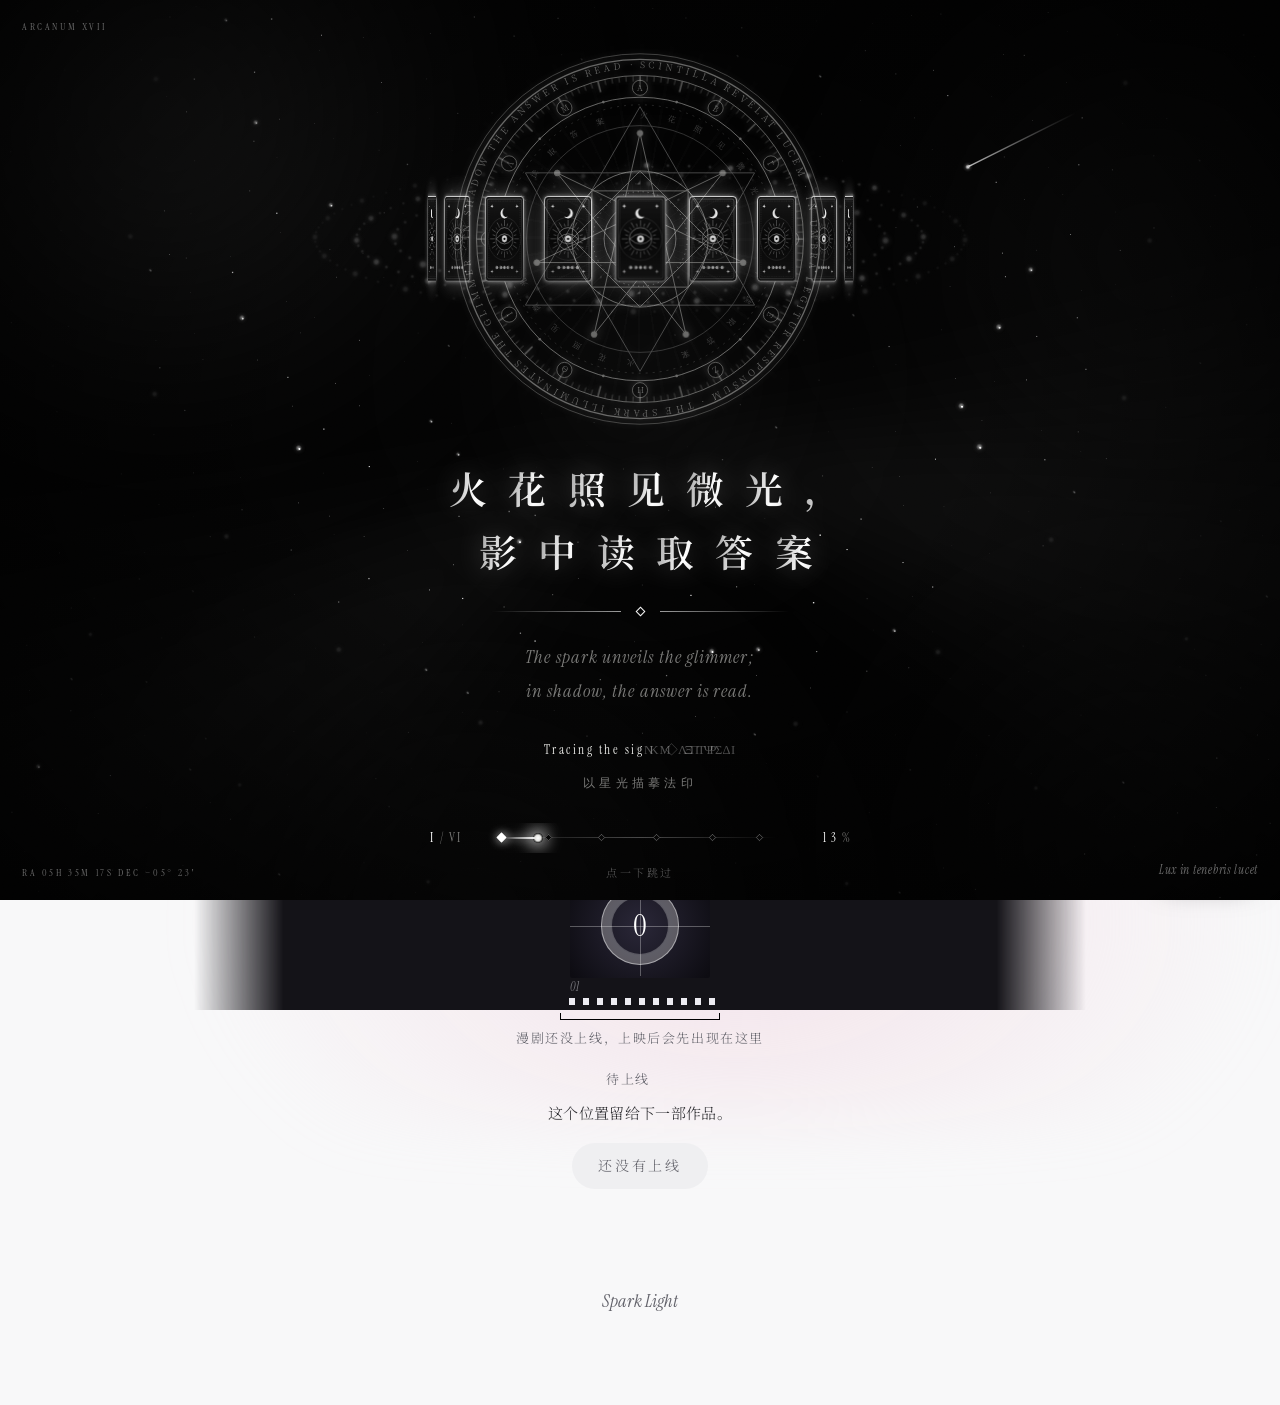
<file: drama/index.html>
<!doctype html>
<html lang="zh-CN" data-root="../">
<head>
<meta charset="utf-8">
<meta name="viewport" content="width=device-width, initial-scale=1, viewport-fit=cover">
<title>AI 漫剧 · Spark Light</title>
<meta name="theme-color" content="#f8f8f9">
<link rel="icon" href="../favicon.svg" type="image/svg+xml">
<!-- 字体：非阻塞加载。加载不出来时，自动使用 core/base.css 里设置的兜底字体，页面不会卡住 -->
<link rel="preconnect" href="https://fonts.googleapis.com">
<link rel="preconnect" href="https://fonts.gstatic.com" crossorigin>
<link rel="preload" as="style" href="https://fonts.googleapis.com/css2?family=Instrument+Serif:ital@0;1&family=Noto+Serif+SC:wght@300;400;600&display=swap" onload="this.onload=null;this.rel='stylesheet'">
<noscript><link rel="stylesheet" href="https://fonts.googleapis.com/css2?family=Instrument+Serif:ital@0;1&family=Noto+Serif+SC:wght@300;400;600&display=swap"></noscript>
<link rel="stylesheet" href="../core/base.css">
<link rel="stylesheet" href="../core/loader.css">
<script src="../themes/registry.js"></script>
<script src="../core/init.js"></script>
<noscript><style>.sl-fallback{opacity:1!important;animation:none!important;pointer-events:auto!important}</style></noscript>
<link rel="stylesheet" href="page.css">
</head>
<body data-page="drama">
<script src="../core/loader-boot.js"></script>
<a class="sl-fallback" href="../">Spark Light 主界面</a>
<main id="main" class="sl-main">
  <header class="sl-page-head drp-head">
    <h1 class="sl-page-title"><span id="page-title">AI 漫剧</span><small class="drp-h1-sub">Spark Light 放映厅</small></h1>
    <p class="sl-lede" id="page-lede"></p>
    <p class="sl-ai-note drp-note"><span class="drp-note-star" aria-hidden="true"></span>本页内容由 AI 生成</p>
  </header>

  <section class="drp-hall" id="drp-hall" aria-label="漫剧放映">
    <!-- 银幕：显示当前选中的这一部 -->
    <div class="drp-screen-wrap" id="drp-screen-wrap">
      <div class="drp-screen drp-ai-masked" id="drp-screen">
        <div class="drp-layer" id="drp-layer-a" aria-hidden="true"></div>
        <div class="drp-layer" id="drp-layer-b" aria-hidden="true"></div>
        <button type="button" class="drp-ai-veil" id="drp-ai-veil" aria-label="本页内容由 AI 生成，点击显示画面"><span>本页为 AI 漫剧内容 · 轻触解封画面</span></button>
        <div class="drp-cap"><h2 id="drp-screen-title"></h2><span id="drp-screen-kind"></span></div>
      </div>
    </div>

    <!-- 类型筛选：只在同时有视频和长图时才出现 -->
    <div class="drp-tabs" role="tablist" aria-label="按类型筛选" id="drp-tabs" hidden></div>

    <!-- 胶片 -->
    <div class="drp-strip-wrap">
      <div class="drp-strip" id="drp-strip" tabindex="0" role="listbox" aria-label="胶片，左右拖动或用方向键挑选作品"></div>
      <div class="drp-gate" aria-hidden="true"></div>
    </div>
    <p class="drp-hint" id="drp-hint"></p>

    <!-- 当前这一部的介绍与操作 -->
    <div class="drp-now" aria-live="polite">
      <p class="drp-now-meta"><span id="drp-n-kind"></span><i id="drp-n-sep1"></i><span id="drp-n-ep"></span><i id="drp-n-sep2"></i><span id="drp-n-date"></span></p>
      <p class="drp-now-sum" id="drp-sum"></p>
      <div class="drp-now-act">
        <button class="sl-btn drp-play" type="button" id="drp-play"><span id="drp-play-text">开始放映</span></button>
        <a class="sl-btn sl-btn--ghost" id="drp-out" href="#" target="_blank" rel="noopener noreferrer" hidden>在 B 站打开</a>
      </div>
    </div>
  </section>

  <footer class="sl-foot">Spark Light</footer>
</main>

<!-- 关灯与放映窗：只有点开才创建播放器或加载图片，关闭即释放 -->
<div class="drp-lights" id="drp-lights" aria-hidden="true"></div>
<div class="drp-theater" id="drp-theater" role="dialog" aria-modal="true" aria-labelledby="drp-th-title">
  <div class="drp-beam" id="drp-beam" aria-hidden="true"></div>
  <div class="drp-lens" aria-hidden="true"></div>
  <div class="drp-thbar">
    <h2 class="drp-th-title" id="drp-th-title"></h2>
    <span class="drp-th-count" id="drp-th-count" aria-live="polite"></span>
    <button class="drp-th-x" type="button" id="drp-close">退出放映</button>
  </div>
  <div class="drp-pscreen" id="drp-pscreen"><div class="drp-pin" id="drp-pin"></div></div>
</div>

<script type="module" src="../core/boot.js"></script>
<script type="module" src="page.js"></script>
</body>
</html>
</file>
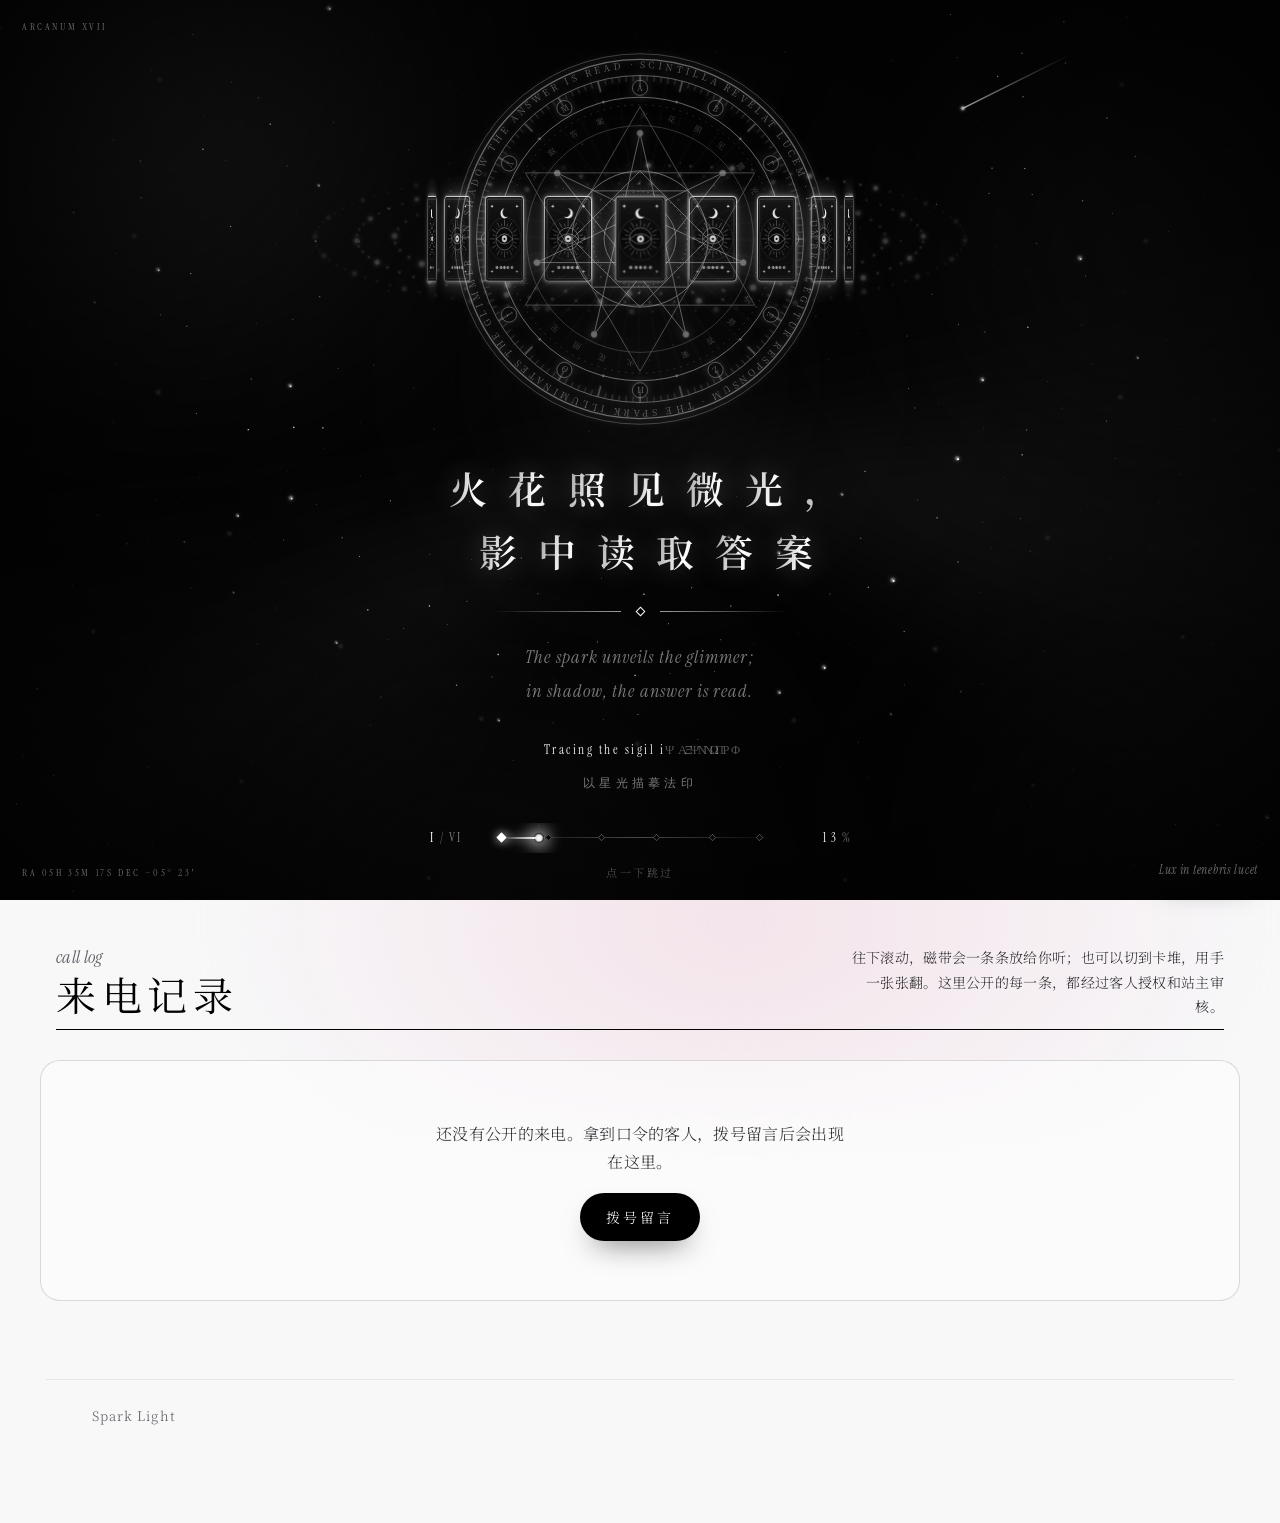
<file: feedback/index.html>
<!doctype html>
<html lang="zh-CN" data-root="../">
<head>
<meta charset="utf-8">
<meta name="viewport" content="width=device-width, initial-scale=1, viewport-fit=cover">
<title>返图与反馈 · Spark Light</title>
<meta name="theme-color" content="#f8f8f9">
<link rel="icon" href="../favicon.svg" type="image/svg+xml">
<!-- 字体：非阻塞加载。加载不出来时，自动使用 core/base.css 里设置的兜底字体，页面不会卡住 -->
<link rel="preconnect" href="https://fonts.googleapis.com">
<link rel="preconnect" href="https://fonts.gstatic.com" crossorigin>
<link rel="preload" as="style" href="https://fonts.googleapis.com/css2?family=Instrument+Serif:ital@0;1&family=Noto+Serif+SC:wght@300;400;600&display=swap" onload="this.onload=null;this.rel='stylesheet'">
<noscript><link rel="stylesheet" href="https://fonts.googleapis.com/css2?family=Instrument+Serif:ital@0;1&family=Noto+Serif+SC:wght@300;400;600&display=swap"></noscript>
<link rel="stylesheet" href="../core/base.css">
<link rel="stylesheet" href="../core/loader.css">
<script src="../themes/registry.js"></script>
<script src="../core/init.js"></script>
<noscript><style>.sl-fallback{opacity:1!important;animation:none!important;pointer-events:auto!important}</style></noscript>
<link rel="stylesheet" href="page.css">
</head>
<body data-page="feedback">
<script src="../core/loader-boot.js"></script>
<a class="sl-fallback" href="../">Spark Light 主界面</a>
<main id="main" class="sl-main fbp">
<section class="hero" id="hero" aria-labelledby="page-title">
  <div class="sky" id="sky1" aria-hidden="true"></div>
  <div class="sky" id="sky2" aria-hidden="true"></div>
  <div class="scan" aria-hidden="true"></div>
  <div class="hero-in">
    <div class="h-copy">
      <p class="h-en" aria-hidden="true">call back</p>
      <h1 class="h-title" id="page-title">返图与反馈</h1>
      <p class="h-lede" id="page-lede"></p>
    </div>
    <div class="h-more">
      <ol class="h-steps" id="steps">
        <li class="on"><em>1</em>拨入口令</li>
        <li><em>2</em>写下留言，附上返图</li>
        <li><em>3</em>审核通过后公开</li>
      </ol>
      <div class="h-act"><a class="lnk" href="#log">先看来电记录 <svg viewBox="0 0 10 16" width="10" height="16" fill="none" stroke="currentColor" stroke-width="1.2" aria-hidden="true"><path d="M5 1v14M1 11l4 4 4-4"/></svg></a></div>
    </div>

    <div class="phone" id="phone">
      <div class="ph-glow" aria-hidden="true"></div>
      <div class="ph-stage" id="phStage">
        <svg class="cord" aria-hidden="true"><path id="cordA" fill="none" stroke="#b9b4d4" stroke-width="2.6" stroke-linecap="round"/><path id="cordB" fill="none" stroke="#fff" stroke-opacity=".75" stroke-width=".9" stroke-linecap="round" transform="translate(-.7 -.7)"/></svg>
        <svg class="ph-svg" viewBox="0 0 400 400" aria-hidden="true">
          <defs>
            <linearGradient id="bG" x1="0" y1="0" x2="0" y2="1"><stop offset="0" stop-color="#fdfcff"/><stop offset=".4" stop-color="#e7e4f4"/><stop offset=".85" stop-color="#b6b2cf"/><stop offset="1" stop-color="#8f8bae"/></linearGradient>
            <linearGradient id="bSh" x1="0" y1="0" x2="1" y2=".7"><stop offset="0" stop-color="#cfc8ff" stop-opacity="0"/><stop offset=".3" stop-color="#cfc8ff" stop-opacity=".6"/><stop offset=".55" stop-color="#bfe6e1" stop-opacity=".5"/><stop offset=".8" stop-color="#f1d8e2" stop-opacity=".55"/><stop offset="1" stop-color="#f1d8e2" stop-opacity="0"/></linearGradient>
            <linearGradient id="bIri" x1="0" y1="0" x2="1" y2="1"><stop offset="0" stop-color="#cfc8ff"/><stop offset=".5" stop-color="#bfe6e1"/><stop offset="1" stop-color="#f1d8e2"/></linearGradient>
            <linearGradient id="bPl" x1="0" y1="0" x2="0" y2="1"><stop offset="0" stop-color="#a9a5c4"/><stop offset="1" stop-color="#5f5b80"/></linearGradient>
            <radialGradient id="bRec" cx="50%" cy="42%" r="56%"><stop offset=".82" stop-color="#8f8bae" stop-opacity="0"/><stop offset=".94" stop-color="#5f5b80" stop-opacity=".45"/><stop offset="1" stop-color="#3b3858" stop-opacity=".65"/></radialGradient>
            <filter id="fBl" x="-30%" y="-200%" width="160%" height="500%"><feGaussianBlur stdDeviation="9"/></filter>
            <filter id="fBs" x="-50%" y="-50%" width="200%" height="200%"><feGaussianBlur stdDeviation="2.4"/></filter>
          </defs>
          <ellipse cx="200" cy="390" rx="168" ry="12" fill="#000" opacity=".65" filter="url(#fBl)"/>
          <g class="bell" fill="none" stroke="#cfc8ff" stroke-width="2" stroke-linecap="round"><path d="M22 214Q8 240 22 266M8 202Q-10 240 8 278"/><path d="M378 214Q392 240 378 266M392 202Q410 240 392 278"/></g>
          <rect class="plg" x="104" y="116" width="12" height="16" rx="3" fill="#d6d2e8" stroke="rgba(60,56,90,.35)" stroke-width=".8"/>
          <rect class="plg" x="284" y="116" width="12" height="16" rx="3" fill="#d6d2e8" stroke="rgba(60,56,90,.35)" stroke-width=".8"/>
          <path d="M88 154L94 114Q102 127 110 127Q118 127 126 114L132 154Z" fill="url(#bG)" stroke="rgba(60,56,90,.3)" stroke-width=".8"/>
          <path d="M268 154L274 114Q282 127 290 127Q298 127 306 114L312 154Z" fill="url(#bG)" stroke="rgba(60,56,90,.3)" stroke-width=".8"/>
          <rect x="40" y="360" width="320" height="26" rx="13" fill="url(#bPl)"/>
          <text x="200" y="384" text-anchor="middle" font-family="Instrument Serif,Didot,serif" font-style="italic" font-size="8.5" letter-spacing="2.5" fill="#e7e4f4" opacity=".75">Spark Light telephone</text>
          <path d="M62 374Q30 374 36 344L68 186Q76 148 114 146L286 146Q324 148 332 186L364 344Q370 374 338 374Z" fill="url(#bG)"/>
          <path d="M62 374Q30 374 36 344L68 186Q76 148 114 146L286 146Q324 148 332 186L364 344Q370 374 338 374Z" fill="url(#bSh)" opacity=".5"/>
          <path d="M62 374Q30 374 36 344L68 186Q76 148 114 146L286 146Q324 148 332 186L364 344Q370 374 338 374Z" fill="none" stroke="url(#bIri)" stroke-width="1.4"/>
          <path d="M96 170Q104 157 124 156L276 156Q296 157 304 170" fill="none" stroke="#fff" stroke-width="3" stroke-linecap="round" opacity=".95" filter="url(#fBs)"/>
          <path d="M70 200L48 330" stroke="#fff" stroke-width="7" stroke-linecap="round" opacity=".6" filter="url(#fBs)"/>
          <path d="M330 200L352 330" stroke="#4f4b72" stroke-width="6" stroke-linecap="round" opacity=".2" filter="url(#fBs)"/>
          <circle cx="200" cy="262" r="120" fill="url(#bRec)"/>
          <path d="M90 230A118 118 0 0 1 310 230" fill="none" stroke="#3b3858" stroke-opacity=".35" stroke-width="2.4"/>
          <path d="M86 290A118 118 0 0 0 314 290" fill="none" stroke="#fff" stroke-opacity=".85" stroke-width="1.4"/>
        </svg>
        <div class="dial" id="dial" role="group" aria-label="拨盘。点数字孔拨号，或拖着数字孔顺时针转到挡片再松手">
          <svg id="dsvg" viewBox="0 0 320 320"></svg>
          <div class="sig" aria-hidden="true"><i></i><i></i><i></i></div>
        </div>
        <div class="hs-wrap" id="hsWrap" aria-hidden="true">
          <svg viewBox="0 0 360 120">
            <defs>
              <linearGradient id="hG" x1="0" y1="0" x2="0" y2="1"><stop offset="0" stop-color="#fdfcff"/><stop offset=".55" stop-color="#dedbee"/><stop offset="1" stop-color="#a19dbd"/></linearGradient>
              <linearGradient id="hC" x1="0" y1="0" x2="0" y2="1"><stop offset="0" stop-color="#f7f5fd"/><stop offset="1" stop-color="#aeaaca"/></linearGradient>
              <linearGradient id="hI" x1="0" y1="0" x2="1" y2="0"><stop offset="0" stop-color="#cfc8ff"/><stop offset=".5" stop-color="#bfe6e1"/><stop offset="1" stop-color="#f1d8e2"/></linearGradient>
            </defs>
            <path d="M58 80C92 18 268 18 302 80" fill="none" stroke="#6f6b90" stroke-opacity=".55" stroke-width="32" stroke-linecap="round" transform="translate(0 5)"/>
            <path d="M58 80C92 18 268 18 302 80" fill="none" stroke="url(#hG)" stroke-width="30" stroke-linecap="round"/>
            <path d="M58 80C92 18 268 18 302 80" fill="none" stroke="url(#hI)" stroke-width="1" stroke-opacity=".7" transform="translate(0 -14)"/>
            <path d="M102 44C140 25 220 25 258 44" fill="none" stroke="#fff" stroke-width="3" stroke-linecap="round" opacity=".9"/>
            <ellipse cx="58" cy="96" rx="50" ry="19" transform="rotate(-14 58 96)" fill="#8c88aa"/>
            <ellipse cx="58" cy="88" rx="50" ry="19" transform="rotate(-14 58 88)" fill="url(#hC)"/>
            <ellipse cx="58" cy="86" rx="36" ry="11" transform="rotate(-14 58 86)" fill="none" stroke="url(#hI)" stroke-width="1.1"/>
            <ellipse cx="302" cy="96" rx="50" ry="19" transform="rotate(14 302 96)" fill="#8c88aa"/>
            <ellipse cx="302" cy="88" rx="50" ry="19" transform="rotate(14 302 88)" fill="url(#hC)"/>
            <ellipse cx="302" cy="86" rx="36" ry="11" transform="rotate(14 302 86)" fill="none" stroke="url(#hI)" stroke-width="1.1"/>
          </svg>
        </div>
      </div>
      <div class="lcd" id="lcd">
        <div class="slots" id="slots" aria-hidden="true"></div>
        <input class="kb" id="kb" type="text" inputmode="text" autocomplete="off" autocapitalize="off" spellcheck="false" maxlength="16" placeholder="在这里输入口令" aria-label="口令">
        <p class="lcd-st" id="lcdSt" role="status" aria-live="polite">请拨入口令</p>
        <p class="lcd-hint" id="lcdHint"></p>
      </div>
      <div class="tools">
        <button class="tl" id="bBack" type="button" disabled>退格</button>
        <button class="tl" id="bClear" type="button" disabled>清空</button>
        <button class="tl" id="bKb" type="button" aria-pressed="false">改用键盘输入</button>
        <button class="tl" id="bSnd" type="button" aria-pressed="false">声音 关</button>
        <button class="btn lt" id="bCall" type="button" disabled><span>接通</span></button>
      </div>
    </div>
  </div>
</section>

<section class="log" id="log" aria-labelledby="logTitle">
  <div class="log-in">
    <div class="ch-head">
      <div><p class="ch-en" aria-hidden="true">call log</p><h2 class="ch-title" id="logTitle">来电记录</h2></div>
      <p class="ch-lede">往下滚动，磁带会一条条放给你听；也可以切到卡堆，用手一张张翻。这里公开的每一条，都经过客人授权和站主审核。</p>
    </div>
  </div>
  <div class="ctrl" id="ctrl" hidden></div>
  <div class="views" id="views"><p class="sl-loading">正在读取来电记录</p></div>
</section>

<footer class="sl-foot fb-foot">Spark Light</footer>
</main>
<div class="proto" id="proto" hidden>预览模式，不会发出任何内容</div>
<script type="module" src="../core/boot.js"></script>
<script type="module" src="page.js"></script>
</body>
</html>
</file>
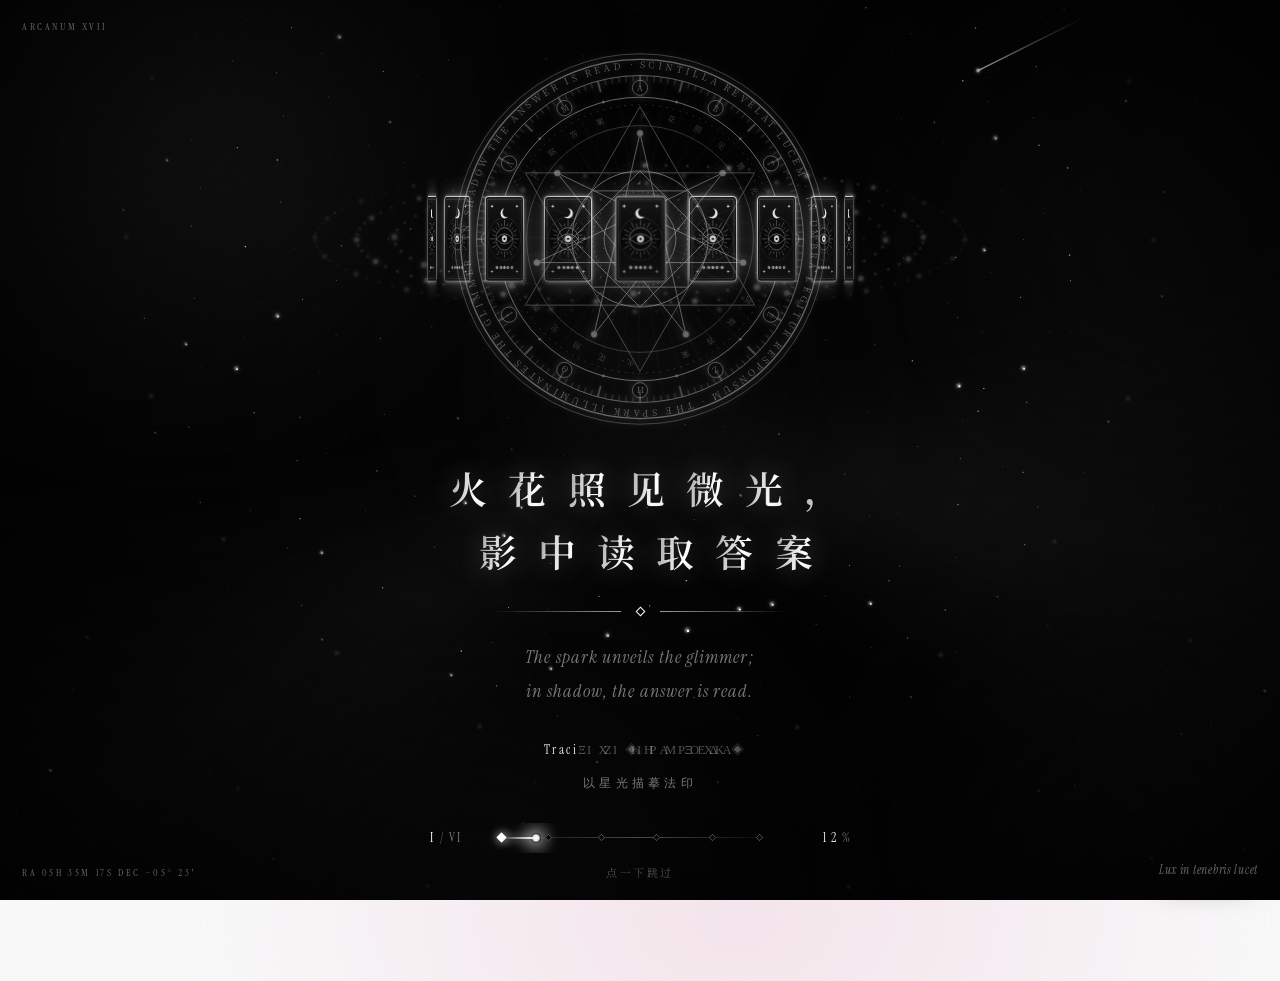
<file: games/index.html>
<!doctype html>
<html lang="zh-CN" data-root="../">
<head>
<meta charset="utf-8">
<meta name="viewport" content="width=device-width, initial-scale=1, viewport-fit=cover">
<title>小游戏 · Spark Light</title>
<meta name="theme-color" content="#f8f8f9">
<link rel="icon" href="../favicon.svg" type="image/svg+xml">
<!-- 字体：非阻塞加载。加载不出来时，自动使用 core/base.css 里设置的兜底字体，页面不会卡住 -->
<link rel="preconnect" href="https://fonts.googleapis.com">
<link rel="preconnect" href="https://fonts.gstatic.com" crossorigin>
<link rel="preload" as="style" href="https://fonts.googleapis.com/css2?family=Instrument+Serif:ital@0;1&family=Noto+Serif+SC:wght@300;400;600&display=swap" onload="this.onload=null;this.rel='stylesheet'">
<noscript><link rel="stylesheet" href="https://fonts.googleapis.com/css2?family=Instrument+Serif:ital@0;1&family=Noto+Serif+SC:wght@300;400;600&display=swap"></noscript>
<link rel="stylesheet" href="../core/base.css">
<link rel="stylesheet" href="../core/loader.css">
<script src="../themes/registry.js"></script>
<script src="../core/init.js"></script>
<noscript><style>.sl-fallback{opacity:1!important;animation:none!important;pointer-events:auto!important}</style></noscript>
<link rel="stylesheet" href="page.css">
</head>
<body data-page="games">
<script src="../core/loader-boot.js"></script>
<a class="sl-fallback" href="../">Spark Light 主界面</a>
<main id="main" class="sl-main">
  <header class="sl-page-head gmp-head">
    <h1 class="sl-page-title"><span id="page-title">小游戏</span><small class="gmp-h1-sub">Spark Light 方块游戏机</small></h1>
    <p class="sl-lede" id="page-lede" hidden></p>
    <p class="gmp-intro" id="gmp-intro"></p>
  </header>

  <section class="gmp-arcade" id="gmp-arcade" aria-label="小游戏">
    <!-- 机台上沿：统计与“下一块” -->
    <div class="gmp-top">
      <p class="gmp-tally" id="gmp-tally"></p>
      <div class="gmp-next">
        <div class="gmp-next-mini" id="gmp-next-mini" aria-hidden="true"></div>
        <div class="gmp-next-t"><span>下一块</span><b>新游戏，构思中</b></div>
      </div>
    </div>

    <!-- 棋盘：每个游戏是一个墨色大方块，空位是纸面纹理的小方块 -->
    <div class="gmp-boardwrap">
      <div class="gmp-board" id="gmp-board" role="group" aria-label="游戏方块">
        <div class="gmp-clip" id="gmp-clip"></div>
        <span class="gmp-tip" id="gmp-tip">空位，留给下一个游戏</span>
      </div>
    </div>

    <!-- 机台控制器 -->
    <div class="gmp-ctrl">
      <p class="gmp-hint" id="gmp-hint">点黑色方块看游戏预览，每块都可以拖一拖</p>
      <button class="sl-btn sl-btn--ghost gmp-replay" type="button" id="gmp-replay">重新落下</button>
    </div>
  </section>

  <footer class="sl-foot">Spark Light</footer>
</main>

<!-- 游戏预览：沿用全站弹层的星盘面板 -->
<div class="sl-scrim" id="gmp-scrim"></div>
<div class="sl-sheet gmp-pv" id="gmp-pv" role="dialog" aria-modal="true" aria-labelledby="gmp-pv-title">
  <div class="sl-sheet-grip"></div>
  <div class="sl-sheet-head">
    <h2 class="sl-sheet-title" id="gmp-pv-title"></h2>
    <button class="sl-iconbtn" type="button" id="gmp-pv-x" aria-label="关闭"></button>
  </div>
  <div class="gmp-pv-screen" id="gmp-pv-screen"></div>
  <p class="gmp-pv-meta"><span class="gmp-dot" id="gmp-pv-dot"></span><span id="gmp-pv-state"></span></p>
  <p class="gmp-pv-sum" id="gmp-pv-sum"></p>
  <p class="gmp-pv-tags" id="gmp-pv-tags" hidden></p>
  <div class="gmp-pv-act">
    <button class="sl-btn" type="button" id="gmp-pv-play"><span id="gmp-pv-play-text">开始游戏</span></button>
    <button class="sl-btn sl-btn--ghost" type="button" id="gmp-pv-close">关闭</button>
  </div>
</div>

<script type="module" src="../core/boot.js"></script>
<script type="module" src="page.js"></script>
</body>
</html>
</file>
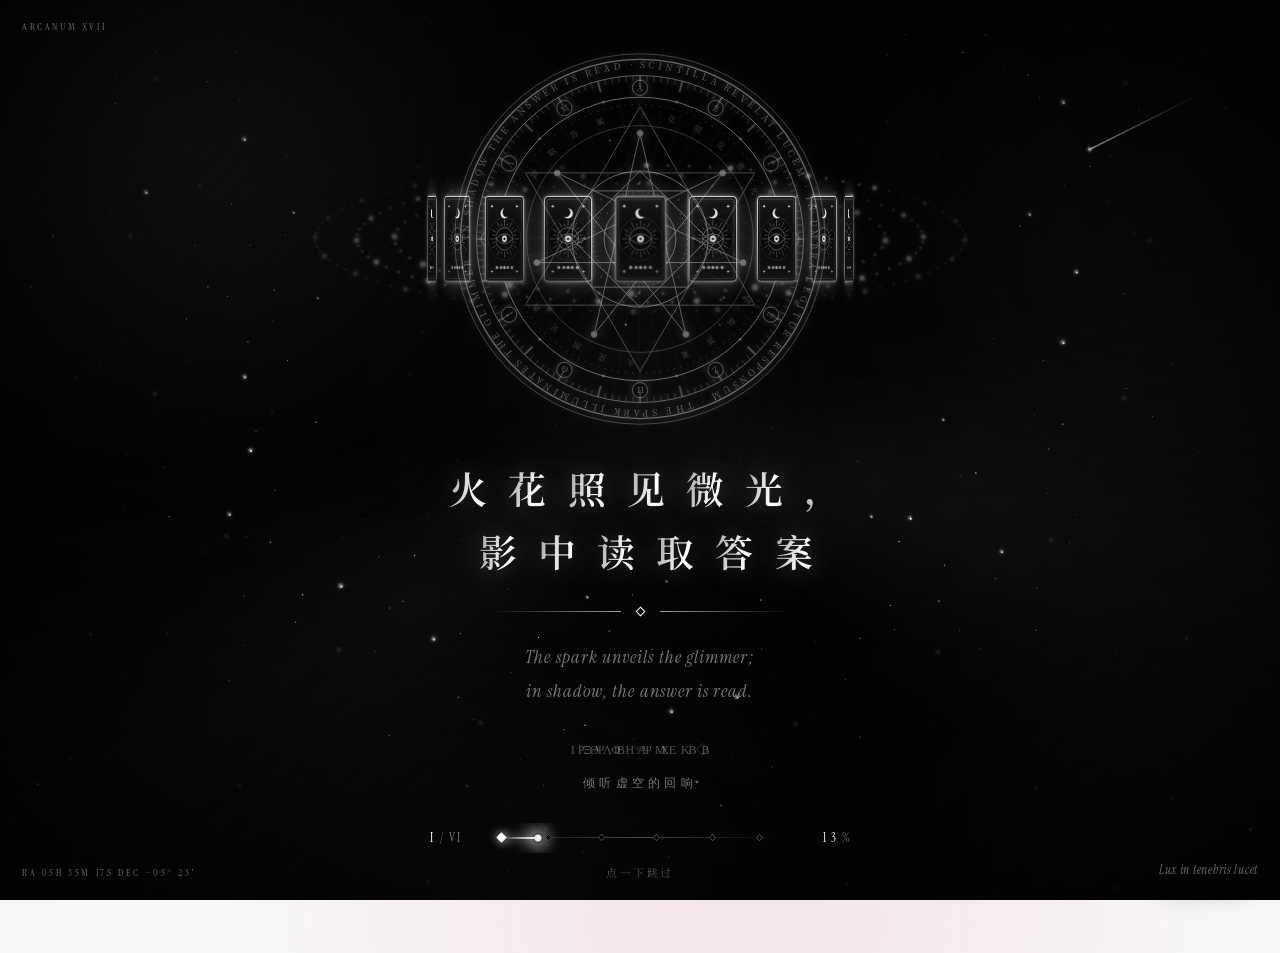
<file: works/index.html>
<!doctype html>
<html lang="zh-CN" data-root="../" data-page="works">
<head>
<meta charset="utf-8">
<meta name="viewport" content="width=device-width, initial-scale=1, viewport-fit=cover">
<title>作品与碎碎念 · Spark Light</title>
<meta name="theme-color" content="#f8f8f9">
<link rel="icon" href="../favicon.svg" type="image/svg+xml">
<!-- 字体：非阻塞加载。加载不出来时，自动使用 core/base.css 里设置的兜底字体，页面不会卡住 -->
<link rel="preconnect" href="https://fonts.googleapis.com">
<link rel="preconnect" href="https://fonts.gstatic.com" crossorigin>
<link rel="preload" as="style" href="https://fonts.googleapis.com/css2?family=Instrument+Serif:ital@0;1&family=Noto+Serif+SC:wght@300;400;600&display=swap" onload="this.onload=null;this.rel='stylesheet'">
<noscript><link rel="stylesheet" href="https://fonts.googleapis.com/css2?family=Instrument+Serif:ital@0;1&family=Noto+Serif+SC:wght@300;400;600&display=swap"></noscript>
<link rel="stylesheet" href="../core/base.css">
<link rel="stylesheet" href="../core/loader.css">
<script src="../themes/registry.js"></script>
<script src="../core/init.js"></script>
<noscript><style>.sl-fallback{opacity:1!important;animation:none!important;pointer-events:auto!important}</style></noscript>
<link rel="stylesheet" href="page.css">
</head>
<body data-page="works">
<script src="../core/loader-boot.js"></script>
<a class="sl-fallback" href="../">Spark Light 主界面</a>
<main id="main" class="sl-main wkp">
  <header class="sl-page-head wk-head">
    <p class="wk-en" aria-hidden="true">works &amp; notes</p>
    <h1 class="sl-page-title" id="page-title">作品与碎碎念</h1>
    <p class="sl-lede" id="page-lede"></p>
    <nav class="wk-jump" aria-label="本页内容"><a href="#works">作品</a><a href="#thoughts">碎碎念</a></nav>
    <span class="wk-mark" id="wk-mark" aria-hidden="true">works</span>
  </header>

  <section class="sl-section wk-sec" id="works" aria-labelledby="works-title">
    <h2 class="sl-h2" id="works-title">作品</h2>
    <div class="wk-shelf" id="wk-shelf" role="group" aria-label="按分类查看"></div>
    <div class="wk-note" id="wk-note" aria-live="polite"></div>
    <div class="wk-ctrl" id="wk-ctrl" hidden></div>
    <div class="wk-wall" id="wk-wall"><p class="sl-loading">正在读取作品</p></div>
  </section>

  <section class="sl-section wk-sec" id="thoughts" aria-labelledby="thoughts-title">
    <h2 class="sl-h2" id="thoughts-title">碎碎念</h2>
    <p class="sl-lede wk-th-lede">随手记下的话，按日期从新到旧。</p>
    <div id="th-root"><p class="sl-loading">正在读取</p></div>
  </section>

  <footer class="sl-foot">Spark Light</footer>
</main>
<script type="module" src="../core/boot.js"></script>
<script type="module" src="page.js"></script>
</body>
</html>
</file>
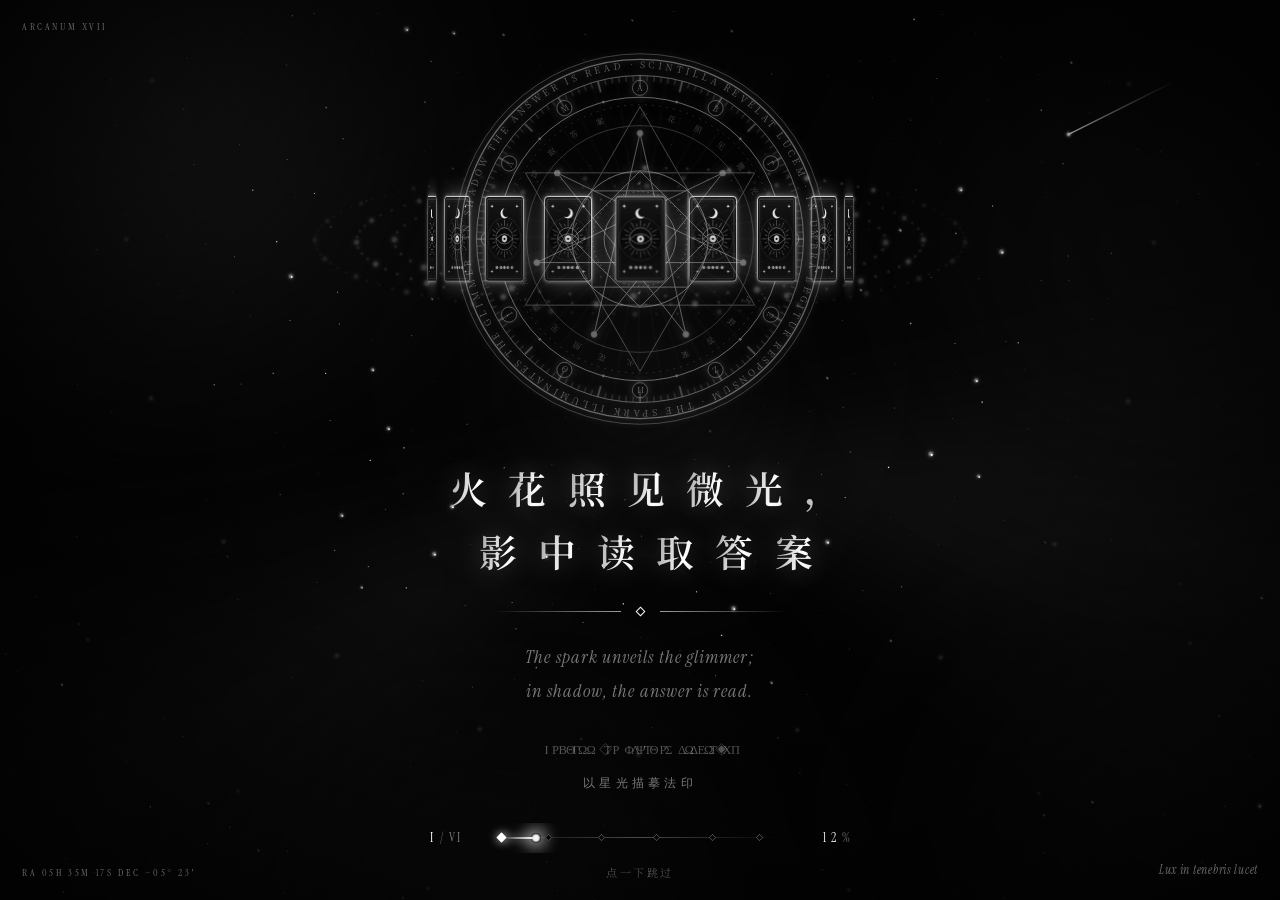
<file: games/play/_template/index.html>
<!doctype html>
<html lang="zh-CN" data-root="../../../" data-page="game">
<head>
<meta charset="utf-8">
<meta name="viewport" content="width=device-width, initial-scale=1, viewport-fit=cover">
<title>新游戏模板 · Spark Light</title>
<meta name="theme-color" content="#f8f8f9">
<link rel="icon" href="../../../favicon.svg" type="image/svg+xml">
<!-- 字体：非阻塞加载，加载不出来时自动使用兜底字体 -->
<link rel="preconnect" href="https://fonts.googleapis.com">
<link rel="preconnect" href="https://fonts.gstatic.com" crossorigin>
<link rel="preload" as="style" href="https://fonts.googleapis.com/css2?family=Instrument+Serif:ital@0;1&family=Noto+Serif+SC:wght@300;400;600&display=swap" onload="this.onload=null;this.rel='stylesheet'">
<noscript><link rel="stylesheet" href="https://fonts.googleapis.com/css2?family=Instrument+Serif:ital@0;1&family=Noto+Serif+SC:wght@300;400;600&display=swap"></noscript>
<link rel="stylesheet" href="../../../core/base.css">
<link rel="stylesheet" href="../../../core/loader.css">
<script src="../../../themes/registry.js"></script>
<script src="../../../core/init.js"></script>
<noscript><style>.sl-fallback{opacity:1!important;animation:none!important;pointer-events:auto!important}</style></noscript>
<link rel="stylesheet" href="game.css">
</head>
<body data-page="game" data-game="_template">
<script src="../../../core/loader-boot.js"></script>
<a class="sl-fallback" href="../../">返回小游戏</a>
<main id="main" class="sl-main">
  <header class="sl-page-head">
    <a class="gp-back" href="../../">返回小游戏</a>
    <h1 class="sl-page-title" id="page-title">新游戏模板</h1>
  </header>
  <section class="sl-section" aria-label="游戏区域">
    <!-- 游戏本体画在这里。game.js 只操作 #game-root 里面的东西 -->
    <div id="game-root" class="gp-root"><p class="sl-empty">这是新游戏的模板页，不对外展示。复制整个文件夹后再改。</p></div>
  </section>
  <footer class="sl-foot">Spark Light</footer>
</main>
<script type="module" src="../../../core/boot.js"></script>
<script type="module" src="game.js"></script>
</body>
</html>
</file>
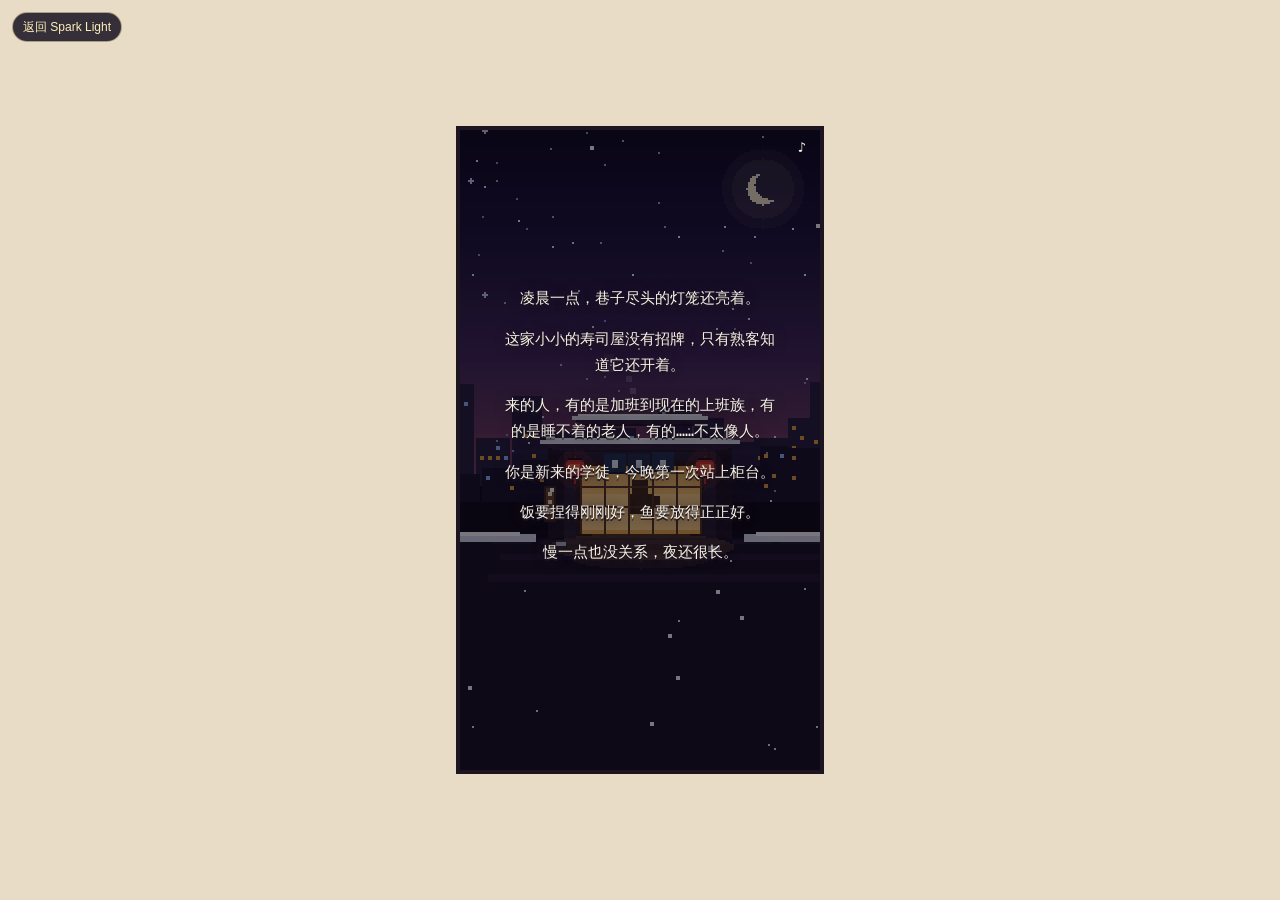
<file: games/play/make-sushi/index.html>
<!DOCTYPE html>
<html lang="zh-CN">
<head>
<meta charset="UTF-8">
<meta name="viewport" content="width=device-width, initial-scale=1, viewport-fit=cover, user-scalable=no">
<title>深夜寿司屋</title>
<meta name="theme-color" content="#120e1e">
<link rel="icon" href="data:,">
<link rel="stylesheet" href="css/style.css">
<link rel="stylesheet" href="css/story.css">
<link rel="stylesheet" href="css/shop.css">
</head>
<body>
<a class="back-to-spark" href="../../../" aria-label="返回 Spark Light">返回 Spark Light</a>
<div id="wrap">
  <canvas id="cv"></canvas>
  <div id="hud"><span id="score">★ 0</span><span class="mid" id="combo"></span><span id="time">⏱ 90</span><button id="mute" aria-label="静音">♪</button></div>
  <div id="hint"></div>
  <div id="task"></div>
  <div id="talk"></div>
  <div id="choices"></div>
  <div id="fx"></div>
  <div id="ov"><div class="panel" id="panel"></div></div>
</div>

<!-- 加载顺序很重要：后面的文件会用到前面的 -->
<script src="js/config.js"></script>
<script src="js/registry.js"></script>
<script src="js/data/ingredients.js"></script>
<script src="js/data/dishes.js"></script>
<script src="js/data/methods.js"></script>
<script src="js/data/levels.js"></script>
<script src="js/data/customers.js"></script>
<script src="js/data/lore.js"></script>
<script src="js/data/howto.js"></script>
<script src="js/data/tutorial.js"></script>
<script src="js/data/upgrades.js"></script>
<!-- 特殊客人：每位一个文件（剧情 + 新食材 + 头像），写完在这里加一行 -->
<script src="js/data/stories/songshu.js"></script>
<script src="js/data/stories/xiaolin.js"></script>
<script src="js/save.js"></script>
<script src="js/shop.js"></script>
<script src="js/util.js"></script>
<script src="js/canvas.js"></script>
<script src="js/state.js"></script>
<script src="js/economy.js"></script>
<script src="js/audio.js"></script>
<script src="js/fx.js"></script>
<script src="js/draw/primitives.js"></script>
<script src="js/draw/sprites.js"></script>
<script src="js/draw/deco.js"></script>
<script src="js/draw/title.js"></script>
<script src="js/draw/dialog.js"></script>
<script src="js/draw/scene.js"></script>
<!-- 玩法步骤：新玩法写成一个步骤模块，在这里加一行 -->
<script src="js/steps/rice.js"></script>
<script src="js/steps/fish.js"></script>
<script src="js/steps/torch.js"></script>
<script src="js/steps/wrap.js"></script>
<script src="js/steps/serve.js"></script>
<!-- 剧情互动小游戏：新互动写成一个模块，在这里加一行 -->
<script src="js/interacts/reel.js"></script>
<script src="js/tutorial.js"></script>
<script src="js/story.js"></script>
<script src="js/pace.js"></script>
<script src="js/game.js"></script>
<script src="js/ui.js"></script>
<script src="js/ui-shop.js"></script>
<script src="js/input.js"></script>
<script src="js/main.js"></script>
</body>
</html>
</file>
<file: core/base.css>
/* core/base.css
   与主题无关的结构和组件骨架。所有颜色、字体、圆角、动效曲线都来自 --sl-* 变量。
   主题文件（themes 文件夹下各主题的 theme.css）只负责给变量赋值和加装饰。
   下面 :root 里的值是兜底：即使主题文件没加载出来，站点也能正常阅读。 */

:root {
  --sl-bg: #f8f8f9;
  --sl-surface: #fdfdfd;
  --sl-surface-2: #efeff1;
  --sl-ink: #000;
  --sl-ink-2: #2c2c30;
  --sl-mute: #62626a;      /* 次要文字，对浅底对比度约 5.7:1 */
  --sl-faint: #8a8a92;     /* 仅用于装饰，不用于需要阅读的文字 */
  --sl-on-ink: #fff;
  --sl-line: rgba(0, 0, 0, .14);
  --sl-line-2: rgba(0, 0, 0, .07);
  --sl-glow-a: rgba(207, 200, 255, .7);
  --sl-glow-b: rgba(191, 230, 225, .65);
  --sl-glow-c: rgba(241, 216, 226, .65);
  --sl-glass-bg: rgba(253, 253, 253, .86);
  --sl-glass-blur: 18px;
  --sl-scrim: rgba(0, 0, 0, .35);
  --sl-font-disp: "Instrument Serif", "Didot", "Bodoni 72", "Times New Roman", serif;
  --sl-font-body: "Noto Serif SC", "Source Han Serif SC", "Noto Serif CJK SC", "Songti SC", "STSong", "SimSun", serif;
  --sl-font-mono: ui-monospace, "SF Mono", Menlo, Consolas, monospace;
  --sl-radius-s: 10px;
  --sl-radius-m: 18px;
  --sl-radius-l: 26px;
  --sl-radius-pill: 999px;
  --sl-ease: cubic-bezier(.22, .8, .18, 1);
  --sl-head-h: 54px;
  --sl-bar-h: 64px;
  --sl-sat: env(safe-area-inset-top, 0px);
  --sl-sab: env(safe-area-inset-bottom, 0px);
  --sl-z-bg: -1;
  --sl-z-head: 40;
  --sl-z-bar: 45;
  --sl-z-chrome: 60;      /* 顶部胶囊与导航面板：高于顶栏与底栏，低于弹层 */
  --sl-z-grain: 60;
  --sl-z-scrim: 70;
  --sl-z-sheet: 80;
  --sl-z-toast: 90;
  /* 板块之间的距离。想再紧一点或再松一点，只改这四个值（全站子页面同步变化） */
  --sl-gap-head: clamp(28px, 6vw, 48px);     /* 页面标题上方 */
  --sl-gap-first: clamp(22px, 4.5vw, 32px);  /* 标题与第一个板块之间 */
  --sl-gap-section: clamp(20px, 4vw, 28px);  /* 板块分隔线上方、下方各一份 */
  --sl-gap-foot: clamp(32px, 6vw, 48px);     /* 页面底部署名上方 */
  /* 四角星的形状（作为遮罩使用，颜色由 background 决定），弹层装饰与星光迸发共用 */
  --sl-star: url("data:image/svg+xml,%3Csvg xmlns='http://www.w3.org/2000/svg' viewBox='0 0 20 20'%3E%3Cpath d='M10 0c.6 5.4 4 8.8 10 10-6 1.2-9.4 4.6-10 10-.6-5.4-4-8.8-10-10 6-1.2 9.4-4.6 10-10z'/%3E%3C/svg%3E");
}

*, *::before, *::after { box-sizing: border-box; }
html { -webkit-text-size-adjust: 100%; -webkit-tap-highlight-color: transparent; scroll-padding-top: calc(var(--sl-head-h) + var(--sl-sat) + 12px); }
html, body { overflow-x: hidden; overflow-x: clip; }
body {
  margin: 0;
  padding-top: calc(var(--sl-head-h) + var(--sl-sat));
  padding-bottom: calc(var(--sl-bar-h) + var(--sl-sab) + 24px);
  background: var(--sl-bg);
  color: var(--sl-ink);
  font-family: var(--sl-font-body);
  font-weight: 300;
  font-size: 16px;
  line-height: 1.8;
  letter-spacing: .02em;
  min-height: 100vh;
}
body.sl-lock { overflow: hidden; }
button { font: inherit; color: inherit; background: none; border: 0; padding: 0; cursor: pointer; touch-action: manipulation; -webkit-user-select: none; user-select: none; }
a { color: inherit; }
svg { display: block; }
h1, h2, h3, p, ul, ol { margin: 0; }
ul, ol { padding: 0; list-style: none; }
:focus-visible { outline: 2px solid var(--sl-ink); outline-offset: 3px; border-radius: 4px; }

.sl-visually-hidden { position: absolute; width: 1px; height: 1px; overflow: hidden; clip: rect(0 0 0 0); white-space: nowrap; }
.sl-skip { position: absolute; left: 12px; top: -60px; z-index: 100; padding: 10px 16px; background: var(--sl-ink); color: var(--sl-on-ink); border-radius: var(--sl-radius-s); text-decoration: none; }
.sl-skip:focus { top: calc(var(--sl-sat) + 8px); }

/* ---------- 动效降级 ----------
   data-motion="simple" 由 core/init.js 根据访客选择或系统“减少动态效果”设置写入 */
html[data-motion="simple"] *,
html[data-motion="simple"] *::before,
html[data-motion="simple"] *::after {
  animation-duration: .001ms !important;
  animation-delay: 0s !important;
  animation-iteration-count: 1 !important;
  transition-duration: .001ms !important;
  transition-delay: 0s !important;
  scroll-behavior: auto !important;
}
@media (prefers-reduced-motion: reduce) {
  html:not([data-motion]) *, html:not([data-motion]) *::before, html:not([data-motion]) *::after {
    animation-duration: .001ms !important; animation-delay: 0s !important; transition-duration: .001ms !important; transition-delay: 0s !important; scroll-behavior: auto !important;
  }
}

/* ---------- 顶栏 ---------- */
.sl-head {
  position: fixed; left: 0; right: 0; top: 0; z-index: var(--sl-z-head);
  height: calc(var(--sl-head-h) + var(--sl-sat));
  padding: var(--sl-sat) clamp(20px, 5vw, 40px) 0;
  display: flex; align-items: center; justify-content: space-between; gap: 12px;
  background: var(--sl-glass-bg);
  -webkit-backdrop-filter: blur(var(--sl-glass-blur)); backdrop-filter: blur(var(--sl-glass-blur));
  border-bottom: 1px solid var(--sl-line-2);
}
.sl-brand { display: inline-flex; align-items: baseline; gap: 12px; min-height: 44px; align-items: center; text-decoration: none; }
.sl-brand-name { font-family: var(--sl-font-disp); font-style: italic; font-size: 24px; line-height: 1; letter-spacing: .01em; }
.sl-brand-page { font-size: 13px; color: var(--sl-mute); letter-spacing: .12em; }
.sl-iconbtn { width: 44px; height: 44px; display: grid; place-items: center; border-radius: 50%; transition: background-color .3s var(--sl-ease); }
.sl-iconbtn:hover { background: var(--sl-line-2); }

/* ---------- 底部固定：排单状态 + 下单与联系 ---------- */
.sl-orderbar {
  position: fixed; left: 0; right: 0; bottom: 0; z-index: var(--sl-z-bar);
  padding: 10px clamp(20px, 5vw, 40px) calc(10px + var(--sl-sab));
  min-height: calc(var(--sl-bar-h) + var(--sl-sab));
  display: flex; align-items: center; justify-content: space-between; gap: 12px;
  background: var(--sl-glass-bg);
  -webkit-backdrop-filter: blur(var(--sl-glass-blur)); backdrop-filter: blur(var(--sl-glass-blur));
  border-top: 1px solid var(--sl-line-2);
}
.sl-status { display: inline-flex; align-items: center; gap: 10px; min-height: 44px; padding: 0 4px; font-size: 14px; letter-spacing: .06em; text-align: left; }
.sl-dot { width: 9px; height: 9px; border-radius: 50%; border: 1.5px solid var(--sl-ink); flex: none; }
.sl-status[data-state="open"] .sl-dot { background: var(--sl-ink); }

/* ---------- 按钮 ---------- */
.sl-btn {
  display: inline-flex; align-items: center; justify-content: center; gap: 10px;
  min-height: 46px; padding: 0 26px; border-radius: var(--sl-radius-pill);
  background: var(--sl-ink); color: var(--sl-on-ink);
  font-size: 14px; letter-spacing: .2em; text-decoration: none; white-space: nowrap;
  transition: opacity .3s var(--sl-ease), transform .25s var(--sl-ease);
}
.sl-btn:hover { opacity: .86; }
.sl-btn:active { transform: scale(.97); }
.sl-btn--ghost { background: transparent; color: var(--sl-ink); border: 1px solid var(--sl-line); }

/* ---------- 底部弹层（手机）/ 居中弹窗（宽屏）---------- */
.sl-scrim { position: fixed; inset: 0; z-index: var(--sl-z-scrim); background: var(--sl-scrim); opacity: 0; visibility: hidden; transition: opacity .35s var(--sl-ease), visibility 0s .35s; }
.sl-scrim.on { opacity: 1; visibility: visible; transition-delay: 0s; }
.sl-sheet {
  position: fixed; left: 0; right: 0; bottom: 0; z-index: var(--sl-z-sheet);
  max-height: 86vh; max-height: 86dvh; overflow: auto; overscroll-behavior: contain;
  padding: 10px clamp(20px, 5vw, 28px) calc(28px + var(--sl-sab));
  border-radius: var(--sl-radius-l) var(--sl-radius-l) 0 0;
  background: var(--sl-surface);
  box-shadow: 0 -30px 70px -30px rgba(0, 0, 0, .35);
  transform: translateY(105%); visibility: hidden;
  transition: transform .5s var(--sl-ease), visibility 0s .5s;
}
.sl-sheet.on { transform: none; visibility: visible; transition-delay: 0s; }
.sl-sheet-grip { width: 38px; height: 4px; border-radius: 4px; background: var(--sl-line); margin: 4px auto 6px; }
.sl-sheet-head { display: flex; align-items: center; justify-content: space-between; gap: 12px; margin-bottom: 8px; }
.sl-sheet-title { font-size: 22px; font-weight: 400; letter-spacing: .06em; }
.sl-sheet-sec { margin-top: 22px; padding-top: 18px; border-top: 1px solid var(--sl-line-2); }
.sl-sheet-sec > h3 { font-size: 13px; font-weight: 400; color: var(--sl-mute); letter-spacing: .14em; margin-bottom: 8px; }
@media (min-width: 720px) {
  .sl-sheet {
    left: 50%; right: auto; bottom: auto; top: 50%; width: min(520px, 92vw);
    border-radius: var(--sl-radius-l); padding-bottom: 28px; opacity: 0;
    transform: translate(-50%, -46%) scale(.98);
    box-shadow: 0 40px 90px -30px rgba(0, 0, 0, .4);
    transition: transform .5s var(--sl-ease), opacity .4s var(--sl-ease), visibility 0s .5s;
  }
  .sl-sheet.on { transform: translate(-50%, -50%); opacity: 1; }
  .sl-sheet-grip { display: none; }
}

/* 弹层里的列表行 */
.sl-rows > li { border-bottom: 1px solid var(--sl-line-2); }
.sl-rows > li:last-child { border-bottom: 0; }
.sl-row { display: flex; align-items: center; justify-content: space-between; gap: 14px; width: 100%; min-height: 52px; padding: 8px 2px; text-align: left; text-decoration: none; }
.sl-row-main { display: grid; gap: 2px; min-width: 0; }
.sl-row-title { font-size: 17px; letter-spacing: .05em; }
.sl-row-desc { font-size: 13px; color: var(--sl-mute); line-height: 1.6; }
.sl-row[aria-current="page"] .sl-row-title { font-weight: 600; }
.sl-row[aria-disabled="true"] { opacity: .55; cursor: default; }
.sl-tag { font-size: 12px; letter-spacing: .1em; color: var(--sl-mute); border: 1px solid var(--sl-line); border-radius: var(--sl-radius-pill); padding: 1px 10px; white-space: nowrap; }

/* 开关 */
.sl-switch { position: relative; flex: none; width: 52px; height: 30px; border-radius: var(--sl-radius-pill); background: var(--sl-line); transition: background-color .3s var(--sl-ease); }
.sl-switch::after { content: ""; position: absolute; left: 3px; top: 3px; width: 24px; height: 24px; border-radius: 50%; background: var(--sl-surface); box-shadow: 0 1px 3px rgba(0, 0, 0, .3); transition: transform .3s var(--sl-ease); }
.sl-switch[aria-checked="true"] { background: var(--sl-ink); }
.sl-switch[aria-checked="true"]::after { transform: translateX(22px); }

/* 单选（主题列表）*/
.sl-radio { flex: none; width: 20px; height: 20px; border-radius: 50%; border: 1.5px solid var(--sl-ink); display: grid; place-items: center; }
.sl-row[aria-checked="true"] .sl-radio::after { content: ""; width: 10px; height: 10px; border-radius: 50%; background: var(--sl-ink); }

/* 提示条 */
.sl-toast { position: fixed; left: 50%; bottom: calc(var(--sl-bar-h) + var(--sl-sab) + 18px); z-index: var(--sl-z-toast); transform: translate(-50%, 12px); opacity: 0; pointer-events: none; padding: 10px 20px; border-radius: var(--sl-radius-pill); background: var(--sl-ink); color: var(--sl-on-ink); font-size: 14px; transition: opacity .3s var(--sl-ease), transform .3s var(--sl-ease); }
.sl-toast.on { opacity: 1; transform: translate(-50%, 0); }

/* ---------- 页面内容骨架 ---------- */
.sl-main { max-width: 960px; margin: 0 auto; padding: 0 clamp(20px, 5vw, 40px); }
.sl-section { padding: var(--sl-gap-first) 0 0; }
/* 相邻板块之间：缩小空隙，并放一条细小的分隔装饰（纯 CSS 线条与菱形，颜色跟随主题变量） */
.sl-section + .sl-section { padding-top: var(--sl-gap-section); }
.sl-section + .sl-section::before {
  content: ""; display: block; width: 200px; max-width: 70%; height: 10px; margin: 0 auto var(--sl-gap-section);
  background: var(--sl-faint); opacity: .8;
  -webkit-mask: url("data:image/svg+xml,%3Csvg xmlns='http://www.w3.org/2000/svg' viewBox='0 0 200 10' fill='none' stroke='%23000' stroke-width='1'%3E%3Cpath d='M0 5H82M118 5H200'/%3E%3Cpath d='M100 .8L104.2 5L100 9.2L95.8 5Z'/%3E%3C/svg%3E") center / 100% 100% no-repeat;
  mask: url("data:image/svg+xml,%3Csvg xmlns='http://www.w3.org/2000/svg' viewBox='0 0 200 10' fill='none' stroke='%23000' stroke-width='1'%3E%3Cpath d='M0 5H82M118 5H200'/%3E%3Cpath d='M100 .8L104.2 5L100 9.2L95.8 5Z'/%3E%3C/svg%3E") center / 100% 100% no-repeat;
}
.sl-h2 { font-size: clamp(26px, 5vw, 34px); font-weight: 400; letter-spacing: .08em; line-height: 1.3; }
.sl-lede { margin-top: 10px; color: var(--sl-mute); max-width: 36em; }
.sl-ph { color: var(--sl-mute); font-style: italic; }
.sl-loading { color: var(--sl-mute); padding: 16px 0; }
.sl-empty { margin-top: 20px; padding: 20px 0; border-top: 1px solid var(--sl-line); color: var(--sl-mute); }
.sl-error { margin-top: 18px; padding: 14px 16px; border: 1px solid var(--sl-ink); border-radius: var(--sl-radius-s); display: grid; gap: 4px; font-size: 14px; line-height: 1.7; }
.sl-ai-note { margin-top: 18px; padding: 12px 16px; border-left: 2px solid var(--sl-ink); background: var(--sl-line-2); font-size: 14px; line-height: 1.7; }

.sl-page-head { padding-top: var(--sl-gap-head); }
.sl-page-title { font-family: var(--sl-font-body); font-size: clamp(30px, 7vw, 46px); font-weight: 300; letter-spacing: .1em; line-height: 1.25; }

/* 价目 */
.sl-price-cat { margin-top: 36px; }
.sl-price-cat > h3 { font-size: 20px; font-weight: 400; letter-spacing: .08em; }
.sl-price-sum { font-size: 14px; color: var(--sl-mute); margin-top: 2px; }
.sl-price-list { margin-top: 10px; }
.sl-price-row { display: grid; grid-template-columns: 1fr auto; gap: 4px 18px; padding: 12px 0; border-bottom: 1px solid var(--sl-line-2); align-items: baseline; }
.sl-price-name { letter-spacing: .04em; }
.sl-price-val { font-family: var(--sl-font-disp); font-size: 22px; letter-spacing: .02em; white-space: nowrap; }
.sl-price-note { grid-column: 1 / -1; font-size: 13px; color: var(--sl-mute); line-height: 1.6; }
.sl-rules { margin-top: 12px; display: grid; gap: 6px; font-size: 14px; color: var(--sl-ink-2); }
.sl-rules > li { padding-left: 1.1em; position: relative; }
.sl-rules > li::before { content: ""; position: absolute; left: 0; top: .85em; width: .5em; height: 1px; background: var(--sl-ink); }

/* 入口列表：带分隔线的行，不做成一堆卡片 */
.sl-entries { margin-top: 18px; border-top: 1px solid var(--sl-line); }
.sl-entry { display: flex; align-items: center; justify-content: space-between; gap: 18px; padding: 20px 2px; border-bottom: 1px solid var(--sl-line); text-decoration: none; transition: padding-left .4s var(--sl-ease); }
.sl-entry:hover { padding-left: 10px; }
.sl-entry-title { font-size: clamp(20px, 4vw, 26px); letter-spacing: .06em; }
.sl-entry-desc { font-size: 14px; color: var(--sl-mute); line-height: 1.6; }
.sl-entry-main { display: grid; gap: 2px; }

/* 页面底部署名 */
.sl-foot { margin-top: var(--sl-gap-foot); padding: 24px 0 8px; border-top: 1px solid var(--sl-line-2); font-size: 13px; color: var(--sl-mute); letter-spacing: .08em; }

/* 导航没挂上时的兜底入口：3 秒后才出现，避免正常情况下闪一下 */
.sl-fallback { position: fixed; left: 12px; top: calc(var(--sl-sat) + 10px); z-index: var(--sl-z-head); padding: 8px 14px; background: var(--sl-surface); border: 1px solid var(--sl-line); border-radius: var(--sl-radius-pill); font-size: 14px; opacity: 0; pointer-events: none; animation: sl-fallback-in 0s 3s forwards; }
html[data-shell] .sl-fallback { display: none; }
@keyframes sl-fallback-in { to { opacity: 1; pointer-events: auto; } }
html[data-motion="simple"] .sl-fallback { animation-delay: 3s !important; }

/* ---------- 星光迸发（core/spark.js 创建的节点）---------- */
.sl-spark-layer { position: fixed; inset: 0; z-index: 120; pointer-events: none; overflow: hidden; }
.sl-spark { position: absolute; left: 0; top: 0; will-change: transform, opacity; -webkit-mask: var(--sl-star) center / contain no-repeat; mask: var(--sl-star) center / contain no-repeat; }

/* ---------- 全站通用：AI 点击解封马赛克 & 重点微光高亮 ---------- */
.sl-ai-mosaic {
  position: relative; display: inline-block; padding: 0 5px; margin: 0 2px; border-radius: 4px; cursor: pointer; vertical-align: baseline;
  line-height: 1.45;
  background-color: rgba(150, 140, 225, .18);
  background-image: repeating-conic-gradient(rgba(120, 110, 190, .28) 0% 25%, transparent 0% 50%);
  background-size: 6px 6px; box-shadow: inset 0 0 0 1px rgba(150, 140, 225, .38);
  transition: background .35s, box-shadow .35s, transform .25s var(--sl-ease);
}
.sl-ai-mosaic:hover { box-shadow: inset 0 0 0 1px rgba(125, 108, 225, .65), 0 0 12px -2px rgba(150, 140, 225, .45); }
.sl-ai-mosaic:active { transform: scale(.96); }
.sl-ai-mosaic-in { filter: blur(5px); opacity: .18; transition: filter .35s var(--sl-ease), opacity .35s; pointer-events: none; user-select: none; -webkit-user-select: none; }
.sl-ai-mosaic.is-open { background: rgba(150, 140, 225, .12); box-shadow: inset 0 0 0 1px rgba(150, 140, 225, .26); }
.sl-ai-mosaic.is-open .sl-ai-mosaic-in { filter: none; opacity: 1; user-select: auto; -webkit-user-select: auto; }

/* 重点词：星轨流光高亮（轻柔衬底，避免大段文字显拥挤，轻触可互动迸发微光） */
.sl-hl {
  position: relative; display: inline; padding: 0 5px 1px; margin: 0 1px; border-radius: 4px;
  font-weight: 500; color: #362c7a; cursor: pointer;
  line-height: 1.38; -webkit-box-decoration-break: clone; box-decoration-break: clone;
  background: linear-gradient(110deg, rgba(207, 200, 255, .28) 0%, rgba(191, 230, 225, .36) 45%, rgba(241, 216, 226, .32) 75%, rgba(207, 200, 255, .28) 100%);
  background-size: 240% 100%;
  box-shadow: inset 0 -1px 0 rgba(130, 112, 235, .42);
  animation: sl-hl-shimmer 6s linear infinite;
  transition: box-shadow .3s, color .3s;
}
.sl-hl::after {
  content: ""; display: inline-block; width: 5.5px; height: 5.5px; margin-left: 2.5px; vertical-align: middle;
  background: linear-gradient(135deg, #9a88ff, #5ec2b3);
  -webkit-mask: var(--sl-star) center / contain no-repeat; mask: var(--sl-star) center / contain no-repeat;
  animation: sl-hl-star 2.8s ease-in-out infinite;
}
.sl-hl:hover { color: #1f165c; box-shadow: inset 0 -1.5px 0 rgba(120, 100, 240, .75), 0 2px 10px -2px rgba(140, 125, 245, .45); }
.sl-hl:active { transform: scale(.96); }
@keyframes sl-hl-shimmer { from { background-position: 0% 0; } to { background-position: -240% 0; } }
@keyframes sl-hl-star { 0%, 100% { opacity: .45; transform: scale(.75) rotate(0deg); } 50% { opacity: 1; transform: scale(1.2) rotate(22deg); } }

/* ---------- 入站 AI 马赛克温馨提示：屏幕正中星盘弹窗 ---------- */
.sl-ai-modal-scrim {
  position: fixed; inset: 0; z-index: calc(var(--sl-z-sheet) + 5);
  background: rgba(12, 11, 22, .52);
  -webkit-backdrop-filter: blur(8px); backdrop-filter: blur(8px);
  opacity: 0; visibility: hidden;
  transition: opacity .38s var(--sl-ease), visibility 0s .38s;
}
.sl-ai-modal-scrim.on { opacity: 1; visibility: visible; transition-delay: 0s; }
.sl-ai-modal {
  position: fixed; left: 50%; top: 50%; z-index: calc(var(--sl-z-sheet) + 6);
  width: min(410px, calc(100vw - 32px)); max-height: calc(100dvh - 36px); overflow-y: auto;
  padding: 28px 24px 24px; border-radius: 26px; text-align: center;
  background:
    radial-gradient(120% 80% at 50% -15%, rgba(207, 200, 255, .45), transparent 60%),
    radial-gradient(90% 70% at 100% 115%, rgba(191, 230, 225, .36), transparent 58%),
    rgba(253, 253, 254, .96);
  box-shadow:
    inset 0 0 0 1px rgba(255, 255, 255, .9),
    0 0 0 1px rgba(145, 132, 230, .34),
    0 28px 72px -20px rgba(14, 12, 32, .48),
    0 0 56px -10px rgba(145, 132, 230, .35);
  transform: translate(-50%, -46%) scale(.92);
  opacity: 0; visibility: hidden;
  transition: transform .48s cubic-bezier(.34, 1.45, .64, 1), opacity .35s var(--sl-ease), visibility 0s .48s;
}
.sl-ai-modal.on { transform: translate(-50%, -50%) scale(1); opacity: 1; visibility: visible; transition-delay: 0s; }
.sl-ai-modal::before {
  content: ""; position: absolute; inset: 7px; border-radius: 20px; pointer-events: none;
  border: 1px solid rgba(145, 132, 230, .18);
}
.sl-ai-modal-x {
  position: absolute; right: 14px; top: 14px; width: 36px; height: 36px; border-radius: 50%;
  display: grid; place-items: center; color: var(--sl-mute);
  transition: background-color .3s, color .3s, transform .45s cubic-bezier(.34, 1.56, .64, 1);
}
.sl-ai-modal-x:hover { background: var(--sl-line-2); color: var(--sl-ink); transform: rotate(90deg); }
.sl-ai-modal-emblem {
  width: 66px; height: 66px; margin: 0 auto 10px; color: #5b4db8;
  filter: drop-shadow(0 6px 14px rgba(135, 120, 235, .28));
}
.sl-ai-modal-emblem svg { width: 100%; height: 100%; overflow: visible; }
.sl-ai-modal-emblem circle:first-child { transform-origin: 44px 44px; animation: sl-star-spin 26s linear infinite; }
.sl-ai-modal-sub {
  font-family: var(--sl-font-disp); font-style: italic; font-size: 11.5px;
  letter-spacing: .28em; color: var(--sl-mute); margin-bottom: 3px;
}
.sl-ai-modal-title { font-size: 21px; font-weight: 400; letter-spacing: .16em; color: var(--sl-ink); }
.sl-ai-modal-div { display: flex; align-items: center; gap: 10px; margin: 12px auto 14px; width: 72%; }
.sl-ai-modal-div::before, .sl-ai-modal-div::after { content: ""; flex: 1; height: 1px; background: linear-gradient(90deg, transparent, rgba(145, 132, 230, .42), transparent); }
.sl-ai-modal-div i { width: 6px; height: 6px; border: 1px solid #7d6ce1; transform: rotate(45deg); flex: none; }
.sl-ai-modal-p { font-size: 14.5px; line-height: 1.92; color: var(--sl-ink-2); text-align: left; margin-bottom: 14px; }
.sl-ai-modal-demo {
  display: flex; align-items: center; justify-content: center; flex-wrap: wrap; gap: 6px 8px;
  padding: 10px 14px; margin-bottom: 18px; border-radius: 14px;
  background: rgba(207, 200, 255, .14); box-shadow: inset 0 0 0 1px rgba(145, 132, 230, .24);
  font-size: 13px; color: var(--sl-mute);
}
.sl-ai-modal-btn { width: 100%; min-height: 46px; box-shadow: 0 14px 28px -12px rgba(25, 20, 55, .45); }

/* ---------- 驻站灵魂小助手 RUI（方案 A 黑曜星典风：哑光黑底 + 极细银白铜版六芒星轨） ---------- */
@keyframes sl-rui-ccw { to { transform: rotate(-360deg); } }
@keyframes sl-rui-pulse { 0%, 100% { opacity: .45; } 50% { opacity: 1; } }
.sl-rui-spin-cw { animation: sl-star-spin 28s linear infinite; transform-origin: center; transform-box: fill-box; }
.sl-rui-spin-ccw { animation: sl-rui-ccw 20s linear infinite; transform-origin: center; transform-box: fill-box; }
.sl-rui-pulse { animation: sl-rui-pulse 3.4s ease-in-out infinite; }

.sl-rui-fab {
  position: fixed; left: 16px; bottom: calc(var(--sl-bar-h) + var(--sl-sab) + 14px);
  z-index: calc(var(--sl-z-chrome) - 1);
  height: 44px; padding: 0 16px 0 10px; border-radius: var(--sl-radius-pill);
  display: inline-flex; align-items: center; gap: 10px;
  background: #0d0d10; color: #f2f2ef;
  border: 1px solid rgba(255, 255, 255, .22);
  box-shadow: 0 16px 34px -12px rgba(0, 0, 0, .65);
  transition: transform .4s cubic-bezier(.34, 1.45, .64, 1), opacity .3s, border-color .3s, box-shadow .35s;
}
.sl-rui-fab:hover {
  transform: translateY(-3px);
  border-color: rgba(255, 255, 255, .45);
  box-shadow: 0 20px 38px -12px rgba(0, 0, 0, .78);
}
.sl-rui-fab:active { transform: scale(.96); }
.sl-rui-fab.is-hide { opacity: 0; pointer-events: none; transform: translateY(10px) scale(.92); }
.sl-rui-fab-sigil { width: 28px; height: 28px; flex: none; overflow: visible; color: #f2f2ef; }
.sl-rui-fab-txt { position: relative; display: flex; flex-direction: column; align-items: flex-start; line-height: 1.15; text-align: left; }
.sl-rui-fab-txt b { font-family: var(--sl-font-disp); font-weight: 400; font-style: italic; font-size: 17px; letter-spacing: .06em; color: #f4f4f0; }
.sl-rui-fab-txt small { font-size: 10px; letter-spacing: .18em; color: rgba(242, 242, 239, .52); }

/* RUI 对话遮罩与窗口（黑曜星典风） */
.sl-rui-scrim {
  position: fixed; inset: 0; z-index: calc(var(--sl-z-sheet) + 3);
  background: rgba(8, 8, 12, .42);
  -webkit-backdrop-filter: blur(3px); backdrop-filter: blur(3px);
  opacity: 0; visibility: hidden;
  transition: opacity .35s var(--sl-ease), visibility 0s .35s;
}
.sl-rui-scrim.on { opacity: 1; visibility: visible; transition-delay: 0s; }
.sl-rui-panel {
  position: fixed; left: 16px; bottom: calc(var(--sl-bar-h) + var(--sl-sab) + 14px);
  z-index: calc(var(--sl-z-sheet) + 4);
  width: min(386px, calc(100vw - 24px));
  height: min(540px, calc(100dvh - var(--sl-bar-h) - var(--sl-sab) - 36px));
  min-height: 350px;
  display: flex; flex-direction: column; overflow: hidden;
  border-radius: 18px;
  background: #0c0c0f; color: #ecece8;
  border: 1px solid rgba(255, 255, 255, .18);
  box-shadow: 0 28px 70px -20px rgba(0, 0, 0, .78);
  transform-origin: 18% 100%;
  transform: translateY(16px) scale(.94);
  opacity: 0; visibility: hidden;
  transition: transform .45s cubic-bezier(.34, 1.4, .64, 1), opacity .32s var(--sl-ease), visibility 0s .45s;
}
.sl-rui-panel::before {
  content: ""; position: absolute; inset: 5px; border-radius: 14px;
  border: 1px solid rgba(255, 255, 255, .07); pointer-events: none; z-index: 2;
}
.sl-rui-panel.on { transform: none; opacity: 1; visibility: visible; transition-delay: 0s; }
@media (max-width: 560px) {
  .sl-rui-panel {
    left: 12px; right: 12px; width: auto;
    bottom: calc(var(--sl-bar-h) + var(--sl-sab) + 10px);
    height: min(520px, calc(100dvh - var(--sl-bar-h) - var(--sl-sab) - 24px));
  }
}

.sl-rui-head {
  position: relative; z-index: 3; display: flex; align-items: center; gap: 12px;
  padding: 14px 16px 12px;
  background: #0c0c0f; color: #f4f4f0;
  border-bottom: 1px solid rgba(255, 255, 255, .12);
}
.sl-rui-avatar { width: 36px; height: 36px; flex: none; color: #f4f4f0; }
.sl-rui-avatar svg { width: 100%; height: 100%; overflow: visible; }
.sl-rui-meta { flex: 1; min-width: 0; }
.sl-rui-title-row { display: flex; align-items: baseline; gap: 10px; }
.sl-rui-title { font-family: var(--sl-font-disp); font-style: italic; font-size: 22px; font-weight: 400; letter-spacing: .06em; line-height: 1; color: #fff; }
.sl-rui-role { font-size: 10px; letter-spacing: .18em; padding: 2px 8px; border-radius: 999px; border: 1px solid rgba(255, 255, 255, .24); color: rgba(244, 244, 240, .75); }
.sl-rui-sub { font-size: 11px; color: rgba(244, 244, 240, .48); letter-spacing: .06em; margin-top: 4px; white-space: nowrap; overflow: hidden; text-overflow: ellipsis; }
.sl-rui-close {
  width: 34px; height: 34px; border-radius: 50%; flex: none;
  display: grid; place-items: center; color: rgba(255, 255, 255, .65);
  transition: background-color .3s, color .3s, transform .4s cubic-bezier(.34, 1.56, .64, 1);
}
.sl-rui-close:hover { background: rgba(255, 255, 255, .1); color: #fff; transform: rotate(90deg); }

.sl-rui-bar {
  position: relative; z-index: 3;
  display: flex; align-items: center; justify-content: space-between; gap: 8px;
  padding: 6px 16px; font-size: 11px; letter-spacing: .06em;
  background: #121216; border-bottom: 1px solid rgba(255, 255, 255, .08);
  color: rgba(244, 244, 240, .52);
}
.sl-rui-quota { font-family: var(--sl-font-disp); font-style: italic; font-size: 12px; letter-spacing: .12em; color: #e6e6e0; }
.sl-rui-quota.is-low { color: #e2a4a4; }

.sl-rui-msgs {
  position: relative; z-index: 3;
  flex: 1; overflow-y: auto; overscroll-behavior: contain;
  padding: 14px 14px 10px; display: flex; flex-direction: column; gap: 12px;
}
.sl-rui-row { display: flex; align-items: flex-start; gap: 10px; }
.sl-rui-row.is-user { justify-content: flex-end; }
.sl-rui-mini-av {
  width: 20px; height: 20px; flex: none; margin-top: 4px; color: rgba(244, 244, 240, .75);
}
.sl-rui-mini-av svg { width: 100%; height: 100%; overflow: visible; }
.sl-rui-bub {
  max-width: 86%; padding: 10px 14px; border-radius: 12px;
  font-size: 13px; line-height: 1.82; letter-spacing: .02em;
}
.sl-rui-row.is-rui .sl-rui-bub {
  border-top-left-radius: 2px;
  background: #15151a; color: #e8e8e3;
  border: 1px solid rgba(255, 255, 255, .12);
}
.sl-rui-row.is-user .sl-rui-bub {
  border-top-right-radius: 2px;
  background: #f2f2ee; color: #0c0c0f;
}
.sl-rui-qtag {
  display: inline-block; margin-bottom: 6px; padding: 1px 7px; border-radius: 2px;
  font-size: 10px; letter-spacing: .12em; color: rgba(255, 255, 255, .68);
  border: 1px solid rgba(255, 255, 255, .22);
}
.sl-rui-btxt p { margin: 0 0 6px; }
.sl-rui-btxt p:last-child { margin-bottom: 0; }
.sl-rui-thinking { color: rgba(244, 244, 240, .55); font-style: italic; }

/* 黑曜底色下的 AI 马赛克块适配 */
.sl-rui-panel .sl-ai-mosaic {
  background-color: rgba(255, 255, 255, .14);
  background-image: repeating-conic-gradient(rgba(255, 255, 255, .24) 0% 25%, transparent 0% 50%);
  box-shadow: inset 0 0 0 1px rgba(255, 255, 255, .3);
  color: #fff;
}
.sl-rui-panel .sl-ai-mosaic.is-open {
  background: rgba(255, 255, 255, .1);
  box-shadow: inset 0 0 0 1px rgba(255, 255, 255, .22);
}

.sl-rui-quicks {
  position: relative; z-index: 3;
  display: flex; gap: 6px; overflow-x: auto; scrollbar-width: none;
  padding: 8px 14px; border-top: 1px solid rgba(255, 255, 255, .09);
  background: #0f0f13;
}
.sl-rui-quicks::-webkit-scrollbar { display: none; }
.sl-rui-qbtn {
  flex: none; height: 28px; padding: 0 12px; border-radius: 999px;
  font-size: 11.5px; letter-spacing: .06em; color: #dcdcd6;
  background: transparent; border: 1px solid rgba(255, 255, 255, .2);
  transition: background-color .25s, color .25s, border-color .25s, transform .2s;
}
.sl-rui-qbtn:hover { background: #f2f2ee; color: #0c0c0f; border-color: #f2f2ee; }
.sl-rui-qbtn:active { transform: scale(.96); }

.sl-rui-form {
  position: relative; z-index: 3;
  display: flex; align-items: center; gap: 8px;
  padding: 10px 14px 12px; border-top: 1px solid rgba(255, 255, 255, .12);
  background: #0c0c0f;
}
.sl-rui-inwrap {
  flex: 1; position: relative; display: flex; align-items: center;
  border-radius: 999px; background: #15151a;
  border: 1px solid rgba(255, 255, 255, .16);
  padding: 0 12px;
  transition: border-color .25s;
}
.sl-rui-inwrap:focus-within { border-color: rgba(255, 255, 255, .48); }
.sl-rui-input {
  flex: 1; min-width: 0; height: 34px; border: 0; background: transparent;
  font: inherit; font-size: 12.5px; color: #f4f4f0; outline: none;
}
.sl-rui-input::placeholder { color: rgba(244, 244, 240, .38); }
.sl-rui-chars { flex: none; font-size: 10px; color: rgba(244, 244, 240, .42); margin-left: 6px; font-variant-numeric: tabular-nums; }
.sl-rui-send {
  flex: none; height: 34px; min-width: 60px; padding: 0 14px; border-radius: 999px;
  background: #f2f2ee; color: #0c0c0f; font-size: 12px; font-weight: 500; letter-spacing: .12em;
  transition: opacity .25s, transform .2s;
}
.sl-rui-send:hover:not([disabled]) { opacity: .88; }
.sl-rui-send:active:not([disabled]) { transform: scale(.96); }
.sl-rui-send[disabled] { opacity: .38; cursor: not-allowed; }

/* ---------- 小标签链接（弹层里的快捷入口）---------- */
.sl-chips { display: flex; flex-wrap: wrap; gap: 8px; }
.sl-chip { min-height: 40px; padding: 0 16px; display: inline-flex; align-items: center; border: 1px solid var(--sl-line); border-radius: var(--sl-radius-pill); font-size: 14px; letter-spacing: .08em; text-decoration: none; transition: background-color .3s var(--sl-ease), color .3s var(--sl-ease), transform .3s var(--sl-ease); }
.sl-chip:hover { background: var(--sl-ink); color: var(--sl-on-ink); border-color: var(--sl-ink); }
.sl-chip:active { transform: scale(.96); }

/* ---------- 外壳形态二：顶部正中胶囊 + 展开面板 + 底部浮动按钮 ----------
   由主题的 chrome: 'pill' 启用（core/init.js 写 data-chrome，core/shell.js 按它搭结构）。
   主界面自带顶栏与悬浮球，不用这一套，所以下面的边距规则排除主界面。 */
html[data-chrome="pill"] body:not([data-page="home"]) {
  padding-top: calc(70px + var(--sl-sat));
  padding-bottom: calc(var(--sl-bar-h) + var(--sl-sab) + 24px);
}
.sl-chrome {
  position: fixed; left: 0; right: 0; top: calc(12px + var(--sl-sat)); z-index: var(--sl-z-chrome);
  display: flex; justify-content: center; pointer-events: none;
}
.sl-chrome > * { pointer-events: auto; }
.sl-pill-btn {
  height: 46px; padding: 0 10px 0 18px; display: inline-flex; align-items: center; gap: 10px;
  border-radius: var(--sl-radius-pill); background: var(--sl-glass-bg);
  -webkit-backdrop-filter: blur(18px) saturate(1.3); backdrop-filter: blur(18px) saturate(1.3);
  box-shadow: inset 0 0 0 1px var(--sl-line), 0 18px 40px -24px rgba(0, 0, 0, .55);
  transition: transform .35s var(--sl-ease), box-shadow .35s var(--sl-ease);
}
.sl-pill-btn[aria-expanded="true"] { transform: scale(1.02); }
.sl-pill-brand { font-family: var(--sl-font-disp); font-style: italic; font-size: 17px; line-height: 1; letter-spacing: .01em; white-space: nowrap; }
.sl-pill-star {
  flex: none; width: 20px; height: 20px;
  background: var(--sl-star-fill, linear-gradient(135deg, #d8d2ff, #a597ff 58%, #74c9bc));
  -webkit-mask: var(--sl-star) center / contain no-repeat; mask: var(--sl-star) center / contain no-repeat;
  animation: sl-star-spin 16s linear infinite;
}
.sl-pill-btn[aria-expanded="true"] .sl-pill-star { animation-duration: 3.2s; }
@keyframes sl-star-spin { to { transform: rotate(360deg); } }

/* 展开面板 */
.sl-nav-panel {
  position: absolute; top: calc(100% + 8px); left: 50%;
  width: min(358px, calc(100vw - 24px)); padding: 8px; border-radius: 24px;
  background: var(--sl-surface);
  box-shadow: 0 0 0 1px var(--sl-line), 0 34px 64px -34px rgba(0, 0, 0, .45);
  transform: translateX(-50%) translateY(-10px) scale(.97); opacity: 0; visibility: hidden;
  transition: opacity .3s var(--sl-ease), transform .32s var(--sl-ease), visibility 0s .32s;
}
.sl-nav-panel.on { transform: translateX(-50%); opacity: 1; visibility: visible; transition-delay: 0s; }
.sl-nav-veil {
  position: fixed; inset: 0; z-index: -1; background: rgba(12, 10, 24, .14);
  -webkit-backdrop-filter: blur(2px); backdrop-filter: blur(2px);
  opacity: 0; visibility: hidden; transition: opacity .3s var(--sl-ease), visibility 0s .3s;
}
.sl-nav-veil.on { opacity: 1; visibility: visible; transition-delay: 0s; }
.sl-panel-head { display: flex; align-items: baseline; justify-content: space-between; padding: 6px 12px 8px; }
.sl-panel-head b { font-size: 11px; font-weight: 400; letter-spacing: .26em; color: var(--sl-mute); }
.sl-panel-head em { font-family: var(--sl-font-disp); font-style: italic; font-size: 12px; color: var(--sl-faint); }
.sl-panel-row {
  display: flex; align-items: center; gap: 10px; width: 100%; padding: 10px 12px; border-radius: 14px;
  text-align: left; text-decoration: none;
  transition: background-color .3s var(--sl-ease), padding-left .35s var(--sl-ease);
}
.sl-panel-t { flex: 1; min-width: 0; }
.sl-panel-t > span { display: block; font-size: 15px; letter-spacing: .04em; }
.sl-panel-t > small { display: block; margin-top: 2px; font-size: 12px; letter-spacing: .06em; line-height: 1.6; color: var(--sl-mute); }
.sl-panel-chev { flex: none; width: 9px; height: 9px; border-right: 1.5px solid var(--sl-ink); border-top: 1.5px solid var(--sl-ink); transform: rotate(45deg); opacity: .35; transition: transform .35s var(--sl-ease), opacity .3s; }
.sl-panel-star { flex: none; width: 10px; height: 10px; background: var(--sl-star-fill, linear-gradient(135deg, #d8d2ff, #a597ff 58%, #74c9bc)); -webkit-mask: var(--sl-star) center / contain no-repeat; mask: var(--sl-star) center / contain no-repeat; }
.sl-panel-row[aria-current="page"] { background: var(--sl-line-2); }
.sl-panel-div { display: flex; align-items: center; gap: 10px; margin: 4px 16px; }
.sl-panel-div::before, .sl-panel-div::after { content: ""; flex: 1; height: 1px; background: var(--sl-line-2); }
.sl-panel-div i { width: 6px; height: 6px; border: 1px solid var(--sl-faint); transform: rotate(45deg); }
.sl-panel-dots { position: absolute; inset: 0; pointer-events: none; }
.sl-panel-cs { position: absolute; width: 13px; height: 13px; background: var(--sl-star-fill, linear-gradient(135deg, #d8d2ff, #a597ff 58%, #74c9bc)); -webkit-mask: var(--sl-star) center / contain no-repeat; mask: var(--sl-star) center / contain no-repeat; opacity: .7; }
.sl-panel-dot { position: absolute; width: 5px; height: 5px; background: none; -webkit-mask: var(--sl-star) center / contain no-repeat; mask: var(--sl-star) center / contain no-repeat; }
@media (hover: hover) and (pointer: fine) {
  .sl-panel-row:hover { background: var(--sl-line-2); padding-left: 16px; }
  .sl-panel-row:hover .sl-panel-chev { opacity: .7; transform: translateX(2px) rotate(45deg); }
}

/* 底部浮动：排单状态 + 下单 */
.sl-dock { position: fixed; left: 0; right: 0; bottom: 0; z-index: var(--sl-z-bar); display: flex; align-items: center; justify-content: space-between; gap: 10px; padding: 0 14px calc(18px + var(--sl-sab)); pointer-events: none; }
.sl-dock > * { pointer-events: auto; }
.sl-dock .sl-dock-state {
  min-height: 42px; height: 42px; padding: 0 16px; border-radius: var(--sl-radius-pill);
  background: var(--sl-glass-bg); -webkit-backdrop-filter: blur(16px); backdrop-filter: blur(16px);
  box-shadow: inset 0 0 0 1px var(--sl-line); font-size: 12px; letter-spacing: .1em; color: var(--sl-mute);
}
.sl-dock .sl-dock-order {
  min-height: 46px; height: 46px; padding: 0 20px; font-size: 14px; letter-spacing: .12em;
  /* 深色封面（返图页、主界面）上也要看得出边界，所以加一圈极淡的白边 */
  box-shadow: 0 0 0 1px rgba(255, 255, 255, .18), 0 14px 30px -14px rgba(0, 0, 0, .55);
}
</file>
<file: core/loader.css>
/* core/loader.css
   加载页（进站时的开屏）的容器与交接层。
   具体长什么样在 loaders/<id>/loader.css 里；这里只有“盖子”本身，很小，
   每个页面都在 <head> 里同步引入，保证脚本还没到时就已经有一层黑，不会先闪一下内容。

   规则（docs/启动包-v5.md）：只在进站时出现、点一下或 Esc 跳过、出错就不显示。 */

:root { --sl-z-loader: 200; }

.slx-load {
  position: fixed;
  inset: 0;
  z-index: var(--sl-z-loader);
  background: #020202;
  overflow: hidden;
  opacity: 1;
  transition: opacity .34s var(--sl-ease), visibility 0s .34s;
}

/* 交接：先淡出，再卸载 */
.slx-load--out { opacity: 0; visibility: hidden; }

/* 简化动效下不做淡出 */
html[data-motion="simple"] .slx-load { transition-duration: .001ms; }

/* 加载页自己的根节点铺满整层 */
.slx-load > * { position: absolute; inset: 0; }
</file>
<file: drama/page.css>
/* AI 漫剧页专属样式：一座小放映厅。
   所有选择器都限定在 body[data-page="drama"] 之下，不影响其他页面。
   颜色与字体一律来自全站 --sl-* 变量；只有胶片底片、遮光这类“影院物件”用本页自己的固定色。 */

body[data-page="drama"] {
  --drp-film: #141318;      /* 胶片底片 */
  --drp-hole: #ecebf1;      /* 齿孔 */
  --drp-violet: #7d6ce1;    /* 银幕底下的柔光 */
  --drp-fw: 118px;          /* 胶片单格宽度，宽屏时在下面的媒体查询里加大 */
}
body[data-page="drama"] .sl-main { max-width: 920px; padding-left: 14px; padding-right: 14px; }

/* ===== 页头 ===== */
body[data-page="drama"] .drp-head { display: grid; gap: 10px; justify-items: start; padding: clamp(24px, 6vw, 44px) 4px clamp(20px, 4vw, 30px); }
body[data-page="drama"] .sl-page-title { font-size: clamp(34px, 9vw, 56px); letter-spacing: .08em; line-height: 1.15; }
body[data-page="drama"] .drp-h1-sub { display: block; margin-top: 6px; font-family: var(--sl-font-disp); font-style: italic; font-weight: 400; font-size: .42em; letter-spacing: .02em; color: var(--sl-mute); }
body[data-page="drama"] .sl-lede { margin: 0; max-width: 30em; font-size: 15px; }

/* AI 提示：页眉下面一枚小徽标，不抢标题的视线 */
body[data-page="drama"] .drp-note {
  display: inline-flex; align-items: center; gap: 8px; margin: 0;
  padding: 5px 14px 5px 10px; border: 0; border-radius: var(--sl-radius-pill);
  background: rgba(255, 255, 255, .7); box-shadow: inset 0 0 0 1px rgba(150, 140, 225, .35);
  font-size: 13px; line-height: 1.7; letter-spacing: .08em; color: var(--sl-ink-2);
}
body[data-page="drama"] .drp-note-star {
  flex: none; width: 13px; height: 13px;
  background: linear-gradient(135deg, #d8d2ff, #a597ff 58%, #74c9bc);
  -webkit-mask: var(--sl-star) center / contain no-repeat; mask: var(--sl-star) center / contain no-repeat;
}

/* ===== 银幕 ===== */
body[data-page="drama"] .drp-hall { display: grid; grid-template-columns: minmax(0, 1fr); }
body[data-page="drama"] .drp-screen-wrap { position: relative; padding: 0 2px; }
body[data-page="drama"] .drp-screen-wrap::after {
  content: ""; position: absolute; left: 8%; right: 8%; bottom: -24px; height: 30px; z-index: -1;
  background: radial-gradient(50% 50% at 50% 50%, var(--drp-glow, var(--drp-violet)), transparent 70%);
  opacity: .35; filter: blur(10px); transition: background .8s;
}
body[data-page="drama"] .drp-screen {
  position: relative; overflow: hidden; aspect-ratio: 16 / 9;
  border-radius: 3px; background: #0b0a10;
  box-shadow: 0 0 0 6px #121117, 0 0 0 7px rgba(0, 0, 0, .25), 0 34px 70px -36px rgba(20, 16, 60, .7);
}
body[data-page="drama"] .drp-screen.away { visibility: hidden; }
body[data-page="drama"] .drp-layer { position: absolute; inset: 0; }
body[data-page="drama"] .drp-screen::after {
  content: ""; position: absolute; inset: 0; pointer-events: none; z-index: 2;
  background: radial-gradient(120% 120% at 50% 45%, transparent 55%, rgba(0, 0, 0, .42));
}
body[data-page="drama"] .drp-cap {
  position: absolute; left: 0; right: 0; bottom: 0; z-index: 3;
  padding: 40px 18px 14px; color: #fff;
  background: linear-gradient(rgba(0, 0, 0, 0), rgba(0, 0, 0, .45));
  display: flex; align-items: baseline; gap: 12px; flex-wrap: wrap;
}
body[data-page="drama"] .drp-cap h2 { margin: 0; font-weight: 400; font-size: clamp(19px, 5vw, 28px); letter-spacing: .1em; line-height: 1.35; text-shadow: 0 0 18px rgba(255, 255, 255, .35); }
body[data-page="drama"] .drp-cap span { font-size: 12px; letter-spacing: .2em; opacity: .75; }

/* AI 银幕马赛克遮罩：点击才解封显示 */
body[data-page="drama"] .drp-ai-veil {
  position: absolute; inset: 0; z-index: 4; width: 100%; height: 100%; border: 0; cursor: pointer;
  display: grid; place-items: center; padding: 16px; text-align: center; color: #fff;
  background-color: rgba(18, 16, 28, .68);
  background-image: repeating-conic-gradient(rgba(165, 151, 255, .18) 0% 25%, rgba(20, 18, 32, .45) 0% 50%);
  background-size: 16px 16px; backdrop-filter: blur(12px); -webkit-backdrop-filter: blur(12px);
  transition: opacity .45s var(--sl-ease), visibility 0s .45s;
}
body[data-page="drama"] .drp-ai-veil span {
  font-size: 13px; letter-spacing: .16em; padding: 7px 16px; border-radius: var(--sl-radius-pill);
  background: rgba(255, 255, 255, .14); box-shadow: inset 0 0 0 1px rgba(255, 255, 255, .3);
}
body[data-page="drama"] .drp-screen:not(.drp-ai-masked) .drp-ai-veil {
  opacity: 0; visibility: hidden; pointer-events: none;
}

/* 画面：有封面用封面；没有封面时用参考稿里的线条插画打底，右上角标“封面待补” */
body[data-page="drama"] .drp-art { position: absolute; inset: 0; overflow: hidden; }
body[data-page="drama"] .drp-art img { display: block; width: 100%; height: 100%; object-fit: cover; }
body[data-page="drama"] .drp-art svg { position: absolute; inset: 0; width: 100%; height: 100%; display: block; }
body[data-page="drama"] .drp-art-ph {
  position: absolute; right: 12px; top: 12px; z-index: 2; padding: 1px 10px; border-radius: var(--sl-radius-pill);
  font-size: 11px; letter-spacing: .16em; color: #fff; background: rgba(255, 255, 255, .16);
}

/* 待上线：片头倒数圈里写一个 0，像还没装片的放映机 */
body[data-page="drama"] .drp-leader { position: absolute; inset: 0; display: grid; place-items: center; background: radial-gradient(60% 80% at 50% 50%, #2a2738, #0d0c12); color: #fff; }
body[data-page="drama"] .drp-leader-ring {
  position: relative; width: min(46%, 220px); aspect-ratio: 1; border-radius: 50%; display: grid; place-items: center;
  box-shadow: inset 0 0 0 1px rgba(255, 255, 255, .45), inset 0 0 0 10px rgba(255, 255, 255, .04), inset 0 0 0 11px rgba(255, 255, 255, .25);
  background: conic-gradient(rgba(255, 255, 255, .14) var(--p, 0deg), transparent 0);
}
body[data-page="drama"] .drp-leader-ring::before,
body[data-page="drama"] .drp-leader-ring::after { content: ""; position: absolute; background: rgba(255, 255, 255, .3); }
body[data-page="drama"] .drp-leader-ring::before { left: 50%; top: -14%; bottom: -14%; width: 1px; }
body[data-page="drama"] .drp-leader-ring::after { top: 50%; left: -40%; right: -40%; height: 1px; }
body[data-page="drama"] .drp-leader b { position: relative; z-index: 1; font-family: var(--sl-font-disp); font-weight: 400; font-size: clamp(32px, 8vw, 64px); line-height: 1; }
body[data-page="drama"] .drp-leader small { position: absolute; bottom: 14%; font-size: 13px; letter-spacing: .4em; padding-left: .4em; opacity: .7; }

/* ===== 类型筛选 ===== */
body[data-page="drama"] .drp-tabs { display: flex; gap: 22px; justify-content: center; margin: 30px 0 8px; }
body[data-page="drama"] .drp-tabs[hidden] { display: none; }
body[data-page="drama"] .drp-tabs button { position: relative; min-height: 40px; padding: 0 2px; font-size: 14px; letter-spacing: .16em; color: var(--sl-mute); }
body[data-page="drama"] .drp-tabs button::after { content: ""; position: absolute; left: 50%; right: 50%; bottom: 6px; height: 1px; background: var(--sl-ink); transition: left .35s var(--sl-ease), right .35s var(--sl-ease); }
body[data-page="drama"] .drp-tabs button[aria-selected="true"] { color: var(--sl-ink); }
body[data-page="drama"] .drp-tabs button[aria-selected="true"]::after { left: 0; right: 0; }
body[data-page="drama"] .drp-tabs button[aria-disabled="true"] { opacity: .32; cursor: default; }

/* ===== 胶片 ===== */
body[data-page="drama"] .drp-strip-wrap { position: relative; margin: 30px calc(50% - 50vw) 0; }
body[data-page="drama"] .drp-strip {
  display: flex; min-width: 0; overflow-x: auto; overscroll-behavior-x: contain;
  scroll-snap-type: x mandatory; scrollbar-width: none;
  padding: 0 calc(50% - var(--drp-fw) / 2);
  background: var(--drp-film); cursor: grab; outline: none;
  -webkit-mask: linear-gradient(90deg, transparent, #000 10%, #000 90%, transparent);
  mask: linear-gradient(90deg, transparent, #000 10%, #000 90%, transparent);
}
body[data-page="drama"] .drp-strip::-webkit-scrollbar { display: none; }
body[data-page="drama"] .drp-strip.dragging { cursor: grabbing; scroll-snap-type: none; }
body[data-page="drama"] .drp-frame {
  flex: none; width: var(--drp-fw); padding: 17px 5px; border: 0; cursor: pointer;
  scroll-snap-align: center; background-color: var(--drp-film);
  background-image:
    linear-gradient(90deg, transparent 4px, var(--drp-hole) 4px 10px, transparent 10px),
    linear-gradient(90deg, transparent 4px, var(--drp-hole) 4px 10px, transparent 10px);
  background-size: 14px 7px, 14px 7px;
  background-position: 0 5px, 0 calc(100% - 5px);
  background-repeat: repeat-x, repeat-x;
}
body[data-page="drama"] .drp-frame-img {
  position: relative; display: block; aspect-ratio: 4 / 3; overflow: hidden; border-radius: 2px;
  opacity: .38; filter: grayscale(.8);
  transition: opacity .45s var(--sl-ease), filter .45s var(--sl-ease);
}
body[data-page="drama"] .drp-frame.is-on .drp-frame-img { opacity: 1; filter: none; }
/* 胶片格很小，“封面待补”不在格子里显示 */
body[data-page="drama"] .drp-frame .drp-art-ph { display: none; }
body[data-page="drama"] .drp-frame .drp-leader b { font-size: 30px; }
body[data-page="drama"] .drp-frame .drp-leader small { display: none; }
body[data-page="drama"] .drp-frame .drp-leader-ring { width: 56%; }
body[data-page="drama"] .drp-frame-no { display: block; margin-top: 3px; font-family: var(--sl-font-disp); font-style: italic; font-size: 12px; line-height: 1; color: rgba(236, 235, 241, .5); text-align: left; }
body[data-page="drama"] .drp-frame:focus-visible { outline: 0; box-shadow: inset 0 0 0 1px rgba(255, 255, 255, .6); }
body[data-page="drama"] .drp-gate { position: absolute; left: 50%; top: -10px; bottom: -10px; width: calc(var(--drp-fw) + 10px); transform: translateX(-50%); pointer-events: none; }
body[data-page="drama"] .drp-gate::before,
body[data-page="drama"] .drp-gate::after { content: ""; position: absolute; left: 0; right: 0; height: 7px; border: 1px solid var(--sl-ink); }
body[data-page="drama"] .drp-gate::before { top: 0; border-bottom: 0; }
body[data-page="drama"] .drp-gate::after { bottom: 0; border-top: 0; }
body[data-page="drama"] .drp-hint { margin: 16px 0 0; text-align: center; font-size: 13px; letter-spacing: .12em; color: var(--sl-mute); transition: opacity .5s; }
body[data-page="drama"] .drp-hint[hidden] { display: none; }

/* ===== 当前这一部 ===== */
body[data-page="drama"] .drp-now { max-width: 600px; margin: 18px auto 0; padding: 0 4px; display: grid; gap: 8px; justify-items: center; text-align: center; }
body[data-page="drama"] .drp-now-meta { margin: 0; display: flex; gap: 12px; align-items: center; font-size: 13px; letter-spacing: .14em; color: var(--sl-mute); }
body[data-page="drama"] .drp-now-meta i { width: 1px; height: 11px; background: var(--sl-line); }
body[data-page="drama"] .drp-now-meta i[hidden] { display: none; }
body[data-page="drama"] .drp-now-sum { margin: 0; font-size: 15px; line-height: 1.85; color: var(--sl-ink-2); max-width: 30em; }
body[data-page="drama"] .drp-now-act { display: flex; flex-wrap: wrap; justify-content: center; gap: 10px; margin-top: 8px; }
body[data-page="drama"] .drp-now-act > [hidden] { display: none; }
body[data-page="drama"] .drp-play[disabled] { background: var(--sl-surface-2); color: var(--sl-mute); cursor: default; }
body[data-page="drama"] .drp-play svg { width: 15px; height: 15px; }

/* ===== 关灯 ===== */
body[data-page="drama"] .drp-lights { position: fixed; inset: 0; z-index: 100; background: #040306; opacity: 0; visibility: hidden; transition: opacity 1.1s ease, visibility 0s 1.1s; }
body[data-page="drama"].drp-dim .drp-lights { opacity: .97; visibility: visible; transition-delay: 0s; }

/* ===== 放映窗 ===== */
body[data-page="drama"] .drp-theater { position: fixed; inset: 0; z-index: 101; visibility: hidden; color: #fff; }
body[data-page="drama"] .drp-theater.on { visibility: visible; }
body[data-page="drama"] .drp-theater :focus-visible { outline-color: #fff; }
body[data-page="drama"] .drp-beam {
  position: fixed; inset: 0; z-index: 1; pointer-events: none; opacity: 0;
  background: linear-gradient(to top, rgba(255, 248, 232, .24), rgba(225, 220, 255, .05) 75%);
  transition: opacity .9s ease;
}
body[data-page="drama"] .drp-theater.lit .drp-beam { opacity: 1; }
body[data-page="drama"] .drp-beam i { position: absolute; width: 2px; height: 2px; border-radius: 50%; background: rgba(255, 255, 255, .8); animation: drp-dust var(--d) linear infinite; animation-delay: var(--dl); opacity: 0; }
@keyframes drp-dust {
  0% { transform: translate(0, 0); opacity: 0; }
  20% { opacity: .8; }
  80% { opacity: .6; }
  100% { transform: translate(var(--dx), -90px); opacity: 0; }
}
body[data-page="drama"] .drp-lens {
  position: fixed; left: 50%; bottom: calc(var(--sl-sab) + 18px); width: 14px; height: 14px; margin-left: -7px; border-radius: 50%;
  background: #fffaf0; box-shadow: 0 0 18px 6px rgba(255, 246, 220, .55), 0 0 60px 18px rgba(200, 190, 255, .25);
  opacity: 0; transition: opacity .6s ease;
}
body[data-page="drama"] .drp-theater.lit .drp-lens { opacity: 1; }
body[data-page="drama"] .drp-pscreen {
  position: fixed; z-index: 2; overflow: hidden; border-radius: 3px; background: #000;
  transform-origin: 0 0; box-shadow: 0 0 0 1px rgba(255, 255, 255, .06), 0 0 140px -30px var(--drp-glow, var(--drp-violet));
}
body[data-page="drama"] .drp-pscreen.flying { transition: transform .9s var(--sl-ease); }body[data-page="drama"] .drp-pscreen.reading { overflow-y: auto; overscroll-behavior: contain; background: #0d0c12; }
body[data-page="drama"] .drp-pscreen::after { content: ""; position: absolute; inset: 0; pointer-events: none; background: #fff; opacity: 0; }
body[data-page="drama"] .drp-theater.lit .drp-pscreen:not(.reading)::after { animation: drp-flicker 4s steps(1) infinite; }
@keyframes drp-flicker {
  0%, 100% { opacity: 0; }
  12% { opacity: .025; }
  13% { opacity: 0; }
  47% { opacity: .02; }
  48% { opacity: 0; }
  76% { opacity: .03; }
  77% { opacity: 0; }
}
body[data-page="drama"] .drp-pin { position: absolute; inset: 0; opacity: 0; transition: opacity .5s ease; }
body[data-page="drama"] .drp-pscreen.reading .drp-pin { position: relative; inset: auto; }
body[data-page="drama"] .drp-pin.show { opacity: 1; }
body[data-page="drama"] .drp-lead-frame { position: absolute; inset: 0; display: grid; place-items: center; background: #08070c; }
body[data-page="drama"] .drp-vwrap { display: grid; grid-template-rows: minmax(0, 1fr) 44px; height: 100%; }
body[data-page="drama"] .drp-vframe { position: relative; aspect-ratio: 16 / 9; width: 100%; height: 100%; border: 0; border-radius: 2px; background: #000; display: block; }
body[data-page="drama"] .drp-vout { margin: 0; display: grid; place-items: center; font-size: 13px; letter-spacing: .12em; color: rgba(255, 255, 255, .72); }
body[data-page="drama"] .drp-vout a { margin-left: .3em; text-underline-offset: 4px; color: #fff; }
body[data-page="drama"] .drp-pages { display: grid; gap: 6px; padding: 10px; }
body[data-page="drama"] .drp-pg { position: relative; aspect-ratio: 3 / 4; border-radius: 3px; background: rgba(255, 255, 255, .06); display: grid; place-items: center; font-family: var(--sl-font-disp); font-style: italic; font-size: 22px; color: rgba(255, 255, 255, .35); overflow: hidden; }
body[data-page="drama"] .drp-pg.ok { background: transparent; }
body[data-page="drama"] .drp-pg-img { display: block; width: 100%; height: 100%; object-fit: contain; }
body[data-page="drama"] .drp-pg.bad { color: rgba(255, 255, 255, .8); }
body[data-page="drama"] .drp-pg-fail { position: absolute; inset: 0; display: grid; place-content: center; justify-items: center; gap: 12px; font-size: 13px; }
body[data-page="drama"] .drp-pg-fail button { color: #fff; border-color: rgba(255, 255, 255, .6); background: transparent; }
body[data-page="drama"] .drp-end { padding: 14px 0 26px; text-align: center; font-size: 12px; letter-spacing: .16em; color: rgba(255, 255, 255, .55); }
body[data-page="drama"] .drp-thbar {
  position: fixed; z-index: 3; left: 0; right: 0; top: 0;
  padding: calc(var(--sl-sat) + 10px) 12px 28px 20px;
  display: flex; align-items: center; justify-content: space-between; gap: 12px;
  background: linear-gradient(rgba(0, 0, 0, .62), rgba(0, 0, 0, 0));
  opacity: 0; transition: opacity .6s ease .3s;
}
body[data-page="drama"] .drp-theater.lit .drp-thbar { opacity: 1; }
body[data-page="drama"] .drp-th-title { margin: 0; font-weight: 400; font-size: 16px; letter-spacing: .12em; color: rgba(255, 255, 255, .85); overflow: hidden; text-overflow: ellipsis; white-space: nowrap; }
body[data-page="drama"] .drp-th-count { flex: none; font-family: var(--sl-font-disp); font-style: italic; font-size: 15px; color: rgba(255, 255, 255, .6); }
body[data-page="drama"] .drp-th-x {
  flex: none; min-height: 44px; padding: 0 16px; border-radius: var(--sl-radius-pill); cursor: pointer;
  display: inline-flex; align-items: center; gap: 8px; font-size: 13px; letter-spacing: .14em;
  color: #fff; background: rgba(255, 255, 255, .1); box-shadow: inset 0 0 0 1px rgba(255, 255, 255, .2);
}
body[data-page="drama"] .drp-th-x svg { width: 14px; height: 14px; }

/* ===== 宽屏 ===== */
@media (min-width: 760px) {
  body[data-page="drama"] { --drp-fw: 150px; }
  body[data-page="drama"] .drp-strip-wrap { margin-left: 0; margin-right: 0; margin-top: 36px; }
  body[data-page="drama"] .drp-tabs { margin-top: 36px; }
}

/* ===== 页脚：与参考稿一致，居中的斜体署名 ===== */
body[data-page="drama"] .sl-foot {
  margin-top: 48px; padding: 48px 0 0; border-top: 0; text-align: center;
  font-family: var(--sl-font-disp); font-style: italic; font-size: 18px; letter-spacing: 0; color: var(--sl-mute);
}
</file>
<file: feedback/page.css>
/* 返图与反馈页专属样式。所有选择器都限定在 .fbp 之下（页面外壳的 body 规则除外），不影响其他页面。
   颜色、圆角、字体来自全站 --sl-* 变量；封面是固定的夜空配色，换主题时可在 .fbp 的 --night 变量里调整。 */

body[data-page="feedback"]{padding-top:0}
/* 胶囊外壳规则 html[data-chrome="pill"] body:not([data-page="home"]) 优先级更高，会给 body 加 70px 上边距而露出底色；这里用同等优先级盖回去，让深色封面顶到屏幕最上沿 */
html[data-chrome="pill"] body[data-page="feedback"]{padding-top:0}
.fbp{
  --paper:var(--sl-bg); --paper-2:var(--sl-surface-2); --card:var(--sl-surface); --ink:var(--sl-ink); --ink-2:var(--sl-ink-2);
  --mute:var(--sl-mute); --faint:var(--sl-faint); --line:var(--sl-line); --line-2:var(--sl-line-2);
  --lilac:#cfc8ff; --aqua:#bfe6e1; --blush:#f1d8e2;
  --night:#09090c; --night-2:#131219; --night-3:#26243a;
  --disp:var(--sl-font-disp); --serif:var(--sl-font-body); --ease:var(--sl-ease);
  --ctrl-top:calc(var(--sl-head-h) + var(--sl-sat) + 8px);
}
.sl-main.fbp{max-width:none;padding:0}
.fbp .sr-only{position:absolute;width:1px;height:1px;overflow:hidden;clip:rect(0 0 0 0);white-space:nowrap}
@keyframes fb-spin{to{rotate:360deg}}
@keyframes fb-blink{50%{opacity:.2}}
@keyframes fb-pop{from{transform:translateY(8px);opacity:0;filter:blur(4px)}}
@keyframes fb-live{0%{box-shadow:0 0 0 0 rgba(63,224,184,.6)}100%{box-shadow:0 0 0 9px rgba(63,224,184,0)}}
.fbp .btn{position:relative;overflow:hidden;display:inline-flex;align-items:center;justify-content:center;gap:10px;min-height:48px;padding:0 26px;border-radius:999px;background:var(--ink);color:var(--sl-on-ink);font-size:14px;letter-spacing:.2em;
  transition:scale .25s var(--ease),opacity .3s,background-color .3s,color .3s;box-shadow:0 14px 30px -14px rgba(0,0,0,.65);text-decoration:none}
.fbp .btn::before{content:"";position:absolute;inset:0;border-radius:inherit;background:radial-gradient(90% 130% at 50% 130%,rgba(207,200,255,.7),rgba(191,230,225,.3) 40%,transparent 68%);opacity:0;transition:opacity .45s}
.fbp .btn:hover::before{opacity:1}
.fbp .btn>span,.fbp .btn>svg{position:relative}
.fbp .btn:active{scale:.96}
.fbp .btn[disabled]{opacity:.3;pointer-events:none}
.fbp .btn.lt{background:#fff;color:#000;box-shadow:0 14px 34px -14px rgba(180,168,255,.7)}
.fbp .lnk{position:relative;display:inline-flex;align-items:center;gap:10px;min-height:44px;padding:0 2px;font-size:14px;letter-spacing:.12em;text-decoration:none}
.fbp .lnk::after{content:"";position:absolute;left:0;right:0;bottom:9px;height:1px;background:currentColor;transform-origin:right;transition:transform .5s var(--ease)}
.fbp .lnk:hover::after{transform:scaleX(.3)}
.fbp .rb{position:relative;overflow:hidden;flex:none;width:46px;height:46px;border-radius:50%;display:grid;place-items:center;background:rgba(252,252,253,.88);box-shadow:inset 0 0 0 1px var(--line),0 10px 22px -14px rgba(0,0,0,.55);transition:transform .25s var(--ease),opacity .3s}
.fbp .rb:active{transform:scale(.9)}
.fbp .rb[disabled]{opacity:.3;pointer-events:none}
/* ============ 封面 ============ */
.fbp .hero{position:relative;min-height:100svh;padding:calc(var(--sl-head-h) + var(--sl-sat) + 24px) clamp(18px,4vw,60px) 18svh;overflow:hidden;color:#f4f4f6;
  background:radial-gradient(70% 60% at 68% 46%,var(--night-3) 0%,var(--night-2) 48%,var(--night) 100%)}
.fbp .hero::after{content:"";position:absolute;left:0;right:0;bottom:0;height:18svh;z-index:4;pointer-events:none;background:linear-gradient(to bottom,rgba(248,248,249,0),rgba(214,210,236,.35) 40%,var(--paper))}
.fbp .sky{position:absolute;inset:-10% 0;z-index:0;pointer-events:none;will-change:transform}
.fbp .sky b{position:absolute;border-radius:50%;background:#fff}
.fbp .sky i{position:absolute;width:var(--s,6px);height:var(--s,6px);background:#fff;clip-path:polygon(50% 0,58% 42%,100% 50%,58% 58%,50% 100%,42% 58%,0 50%,42% 42%);opacity:.75;animation:fb-twinkle var(--t,4s) ease-in-out infinite;animation-delay:var(--dl,0s)}
@keyframes fb-twinkle{50%{opacity:.15;transform:scale(.55) rotate(20deg)}}
.fbp .scan{position:absolute;inset:0;z-index:1;pointer-events:none;opacity:.5;background:repeating-linear-gradient(to bottom,rgba(255,255,255,.025) 0 1px,transparent 1px 4px)}
.fbp .hero-in{position:relative;z-index:3;max-width:1200px;margin:0 auto;display:grid;grid-template-columns:minmax(0,.9fr) minmax(0,1.1fr);grid-template-areas:"copy phone" "more phone";grid-template-rows:auto auto;align-content:center;align-items:center;column-gap:clamp(20px,4vw,70px);min-height:calc(100svh - var(--sl-head-h) - 18svh - 24px)}
.fbp .h-copy{grid-area:copy;align-self:end}
.fbp .h-more{grid-area:more;align-self:start}
.fbp .h-en{font-family:var(--disp);font-style:italic;font-size:clamp(17px,1.6vw,22px);color:rgba(255,255,255,.62);line-height:1}
.fbp .h-title{margin:10px 0 0;font-weight:400;font-size:clamp(36px,5vw,64px);letter-spacing:.16em;line-height:1.2;color:#fff}
.fbp .h-lede{margin:18px 0 0;max-width:24em;font-size:14.5px;color:rgba(255,255,255,.72)}
.fbp .h-steps{margin:30px 0 0;display:grid;gap:2px;max-width:22em}
.fbp .h-steps li{display:grid;grid-template-columns:34px 1fr;align-items:baseline;padding:9px 0;border-top:1px solid rgba(255,255,255,.12);font-size:14px;color:rgba(255,255,255,.68);letter-spacing:.12em;transition:color .5s}
.fbp .h-steps li:last-child{border-bottom:1px solid rgba(255,255,255,.12)}
.fbp .h-steps em{font-family:var(--disp);font-style:normal;font-size:18px;color:rgba(255,255,255,.5);letter-spacing:0;transition:color .5s}
.fbp .h-steps li.on{color:#fff}
.fbp .h-steps li.on em{color:var(--lilac)}
.fbp .h-act{margin-top:22px;color:rgba(255,255,255,.8)}
.fbp .phone{grid-area:phone;position:relative;justify-self:center;width:min(100%,460px)}
.fbp .ph-glow{position:absolute;left:50%;top:44%;width:120%;aspect-ratio:1;translate:-50% -50%;border-radius:50%;pointer-events:none;background:radial-gradient(circle,rgba(207,200,255,.24),rgba(170,225,218,.08) 40%,transparent 64%)}
.fbp .ph-glow::before{content:"";position:absolute;inset:18%;border-radius:50%;background:conic-gradient(from 90deg,rgba(207,200,255,0),rgba(190,180,255,.7),rgba(170,225,218,.55),rgba(241,206,222,.55),rgba(207,200,255,0) 80%);filter:blur(60px);opacity:.25;animation:fb-spin 50s linear infinite}
.fbp .ph-stage{position:relative;width:100%;aspect-ratio:1;transform-style:preserve-3d;will-change:transform}
.fbp .ph-svg,.fbp .cord{position:absolute;inset:0;width:100%;height:100%;overflow:visible;pointer-events:none}
.fbp .cord{z-index:1}
.fbp .ph-svg{z-index:2}
.fbp .plg{transform-box:fill-box;transition:transform .5s var(--ease) .12s}
.fbp .phone.lift .plg{transform:translateY(-9px)}
.fbp .bell{opacity:0}
.fbp .phone.ring .bell{animation:fb-bell .45s var(--ease) 2}
@keyframes fb-bell{0%{opacity:0}40%{opacity:1}100%{opacity:0}}
.fbp .dial{position:absolute;left:22%;top:37.5%;width:56%;aspect-ratio:1;z-index:3;touch-action:none;cursor:grab}
.fbp .dial.drag{cursor:grabbing}
.fbp .dial svg{width:100%;height:100%;overflow:visible}
.fbp .dial .hole{cursor:pointer}
.fbp .dial .hole:focus{outline:none}
.fbp .dial .hole:focus-visible .hr{stroke:#fff;stroke-width:2}
.fbp .dial .hr{transition:stroke .3s}
.fbp .dial .hole.hot .hr{stroke:rgba(207,200,255,.95);stroke-width:1.8}
.fbp .dial.shake{animation:fb-shake .5s var(--ease)}
@keyframes fb-shake{20%{transform:translateX(-10px)}40%{transform:translateX(8px)}60%{transform:translateX(-5px)}80%{transform:translateX(3px)}}
.fbp .hub-led{transition:fill .4s}
.fbp .sig{position:absolute;left:50%;top:50%;width:0;height:0;pointer-events:none;z-index:3}
.fbp .sig i{position:absolute;left:-60px;top:-60px;width:120px;height:120px;border-radius:50%;border:1px solid rgba(207,200,255,.8);opacity:0}
.fbp .phone.calling .sig i{animation:fb-sig 1.4s var(--ease) infinite}
.fbp .phone.calling .sig i:nth-child(2){animation-delay:.45s}
.fbp .phone.calling .sig i:nth-child(3){animation-delay:.9s}
@keyframes fb-sig{from{transform:scale(.5);opacity:.9}to{transform:scale(2.6);opacity:0}}
.fbp .hs-wrap{position:absolute;left:16.8%;top:10.75%;width:66.4%;z-index:4;transform-origin:50% 90%;transition:transform .62s cubic-bezier(.45,1.7,.5,1),filter .6s}
.fbp .hs-wrap svg{width:100%;height:auto;overflow:visible}
.fbp .phone.lift .hs-wrap{transform:translate(-7%,-34%) rotate(-13deg);filter:drop-shadow(0 26px 22px rgba(0,0,0,.45));transition:transform .9s var(--ease),filter .9s}
.fbp .phone.lift .hs-wrap svg{animation:fb-float 3.2s ease-in-out .9s infinite}
@keyframes fb-float{50%{transform:translateY(-6px) rotate(1.2deg)}}
.fbp .phone.ring .hs-wrap{animation:fb-rattle .08s linear 11}
@keyframes fb-rattle{0%,100%{transform:translateY(0) rotate(0)}25%{transform:translateY(-4px) rotate(1.8deg)}75%{transform:translateY(-2px) rotate(-1.8deg)}}
.fbp .lcd{position:relative;z-index:2;margin:4px auto 0;width:min(100%,360px);padding:12px 16px 10px;border-radius:18px;background:linear-gradient(180deg,rgba(255,255,255,.08),rgba(255,255,255,.02));box-shadow:inset 0 0 0 1px rgba(255,255,255,.14),inset 0 10px 30px -18px rgba(207,200,255,.5);backdrop-filter:blur(10px);-webkit-backdrop-filter:blur(10px)}
.fbp .slots{display:flex;justify-content:center;gap:8px;min-height:44px;align-items:flex-end}
.fbp .slot{position:relative;width:30px;height:40px;display:grid;place-items:end center;padding-bottom:4px;font-family:var(--disp);font-size:30px;line-height:1;color:#fff;text-shadow:0 0 14px rgba(207,200,255,.9)}
.fbp .slot::after{content:"";position:absolute;left:3px;right:3px;bottom:0;height:1px;background:rgba(255,255,255,.3)}
.fbp .slot.cur::after{background:var(--lilac);box-shadow:0 0 8px var(--lilac);animation:fb-blink 1s steps(1) infinite}
.fbp .slot.new{animation:fb-pop .45s var(--ease)}
.fbp .kb{display:none;width:100%;height:44px;padding:0 4px;border:0;border-bottom:1px solid rgba(255,255,255,.35);border-radius:0;background:transparent;color:#fff;font-family:var(--disp);font-size:26px;letter-spacing:.3em;text-align:center;outline:none}
.fbp .kb::placeholder{font-family:var(--serif);font-size:14px;letter-spacing:.14em;color:rgba(255,255,255,.5)}
.fbp .lcd.kbd .slots{display:none}
.fbp .lcd.kbd .kb{display:block}
.fbp .lcd-st{margin:8px 0 0;text-align:center;font-size:13px;letter-spacing:.16em;color:rgba(255,255,255,.76);min-height:1.8em}
.fbp .lcd-st.err{color:#ffc9d6}
.fbp .lcd-st.ok{color:#d9fff8}
.fbp .lcd-hint{margin:0;text-align:center;font-size:12.5px;letter-spacing:.08em;color:rgba(255,255,255,.55);min-height:1.4em}
.fbp .lcd-hint:empty{display:none}
.fbp .tools{position:relative;z-index:2;display:flex;flex-wrap:wrap;justify-content:center;align-items:center;gap:4px;margin:14px auto 0}
.fbp .tl{position:relative;overflow:hidden;min-height:44px;padding:0 13px;border-radius:999px;font-size:13px;letter-spacing:.14em;color:rgba(255,255,255,.8);transition:background-color .3s,color .3s}
.fbp .tl:hover{background:rgba(255,255,255,.08);color:#fff}
.fbp .tl[disabled]{opacity:.35;pointer-events:none}
.fbp .tl[aria-pressed="true"]{color:#fff;background:rgba(207,200,255,.16)}
.fbp .tools .btn{margin-left:6px;min-height:44px}
.fbp :focus-visible{outline-color:currentColor}
/* ============ 来电记录 ============ */
.fbp .log{position:relative;padding:clamp(28px,5vh,56px) 0 30px}
.fbp .log-in{max-width:1260px;margin:0 auto;padding:0 clamp(16px,3.6vw,52px)}
.fbp .ch-head{display:grid;grid-template-columns:auto minmax(0,1fr);column-gap:clamp(12px,2vw,28px);align-items:end;border-bottom:1px solid var(--ink);padding-bottom:10px}
.fbp .ch-en{font-family:var(--disp);font-style:italic;font-size:clamp(15px,1.4vw,18px);color:var(--mute);line-height:1.2}
.fbp .ch-title{font-weight:400;font-size:clamp(26px,3.2vw,40px);letter-spacing:.14em;line-height:1.25}
.fbp .ch-lede{justify-self:end;max-width:27em;text-align:right;color:var(--ink-2);font-size:14px;line-height:1.75}
@media (max-width:760px){
.fbp .ch-head{grid-template-columns:1fr}
.fbp .ch-lede{justify-self:start;text-align:left;margin-top:8px;font-size:13.5px}
}
.fbp .ctrl{position:sticky;top:var(--ctrl-top);z-index:30;width:min(100% - 20px,1236px);margin:16px auto 0;padding:8px 10px 8px 16px;display:flex;flex-wrap:wrap;align-items:center;gap:8px 14px;border-radius:24px;
  background:var(--sl-glass-bg);backdrop-filter:blur(18px) saturate(1.3);-webkit-backdrop-filter:blur(18px) saturate(1.3);box-shadow:0 14px 34px -24px rgba(0,0,0,.5),inset 0 0 0 1px var(--line-2)}
.fbp .ctrl[hidden]{display:none}
.fbp .keys{display:flex;gap:8px;overflow-x:auto;scrollbar-width:none;padding:4px 2px 6px;margin:-4px -2px -6px;flex:1 1 auto;min-width:0}
.fbp .keys::-webkit-scrollbar{display:none}
.fbp .key{position:relative;overflow:hidden;flex:none;display:inline-flex;align-items:baseline;gap:8px;min-height:40px;padding:8px 15px 6px;border-radius:12px;font-size:14px;letter-spacing:.12em;
  background:linear-gradient(180deg,#fff,#f1f1f4);box-shadow:0 3px 0 rgba(0,0,0,.14),0 8px 16px -10px rgba(0,0,0,.4),inset 0 0 0 1px var(--line);transition:transform .18s var(--ease),box-shadow .18s var(--ease),background-color .3s,color .3s}
.fbp .key small{font-family:var(--disp);font-size:14px;color:var(--mute);letter-spacing:0;transition:color .3s}
.fbp .key i{width:6px;height:6px;border-radius:50%;align-self:center;background:var(--tint,#ccc);box-shadow:0 0 0 1px rgba(0,0,0,.1)}
.fbp .key:active{transform:translateY(3px);box-shadow:0 0 0 rgba(0,0,0,.14),0 3px 8px -6px rgba(0,0,0,.4),inset 0 0 0 1px var(--line)}
.fbp .key[aria-pressed="true"]{background:linear-gradient(180deg,#2a2a30,#000);color:#fff;box-shadow:0 3px 0 rgba(0,0,0,.5),0 10px 18px -10px rgba(0,0,0,.6),inset 0 1px 0 rgba(255,255,255,.18)}
.fbp .key[aria-pressed="true"] small{color:rgba(255,255,255,.7)}
.fbp .key[aria-pressed="true"] i{box-shadow:0 0 8px var(--tint)}
.fbp .seg{--n:2;--on:0;position:relative;flex:none;display:grid;grid-template-columns:repeat(var(--n),minmax(0,1fr));padding:3px;border-radius:999px;background:rgba(0,0,0,.06);box-shadow:inset 0 0 0 1px var(--line-2)}
.fbp .seg::before{content:"";position:absolute;top:3px;bottom:3px;left:3px;width:calc((100% - 6px) / var(--n));border-radius:999px;background:var(--sl-surface);box-shadow:0 4px 12px -6px rgba(0,0,0,.4);transform:translateX(calc(100% * var(--on)));transition:transform .45s var(--ease)}
.fbp .seg button{position:relative;min-height:34px;padding:0 13px;font-size:13px;letter-spacing:.12em;color:var(--mute);transition:color .3s;white-space:nowrap}
.fbp .seg button[aria-pressed="true"]{color:var(--ink)}
.fbp .count{font-size:13px;color:var(--mute);letter-spacing:.1em;white-space:nowrap}
@media (max-width:760px){
.fbp .keys{flex-basis:100%}
.fbp .ctrl{gap:8px 10px;padding:8px 10px}
.fbp .count{margin-left:auto}
}
.fbp .msg{position:relative;padding:18px 18px 14px;border-radius:20px;background:var(--card);box-shadow:0 1px 0 rgba(0,0,0,.04),0 20px 40px -28px rgba(0,0,0,.35),inset 0 0 0 1px var(--line-2);overflow:hidden;transition:box-shadow .5s}
.fbp .msg::before{content:"";position:absolute;inset:0 0 auto;height:110px;pointer-events:none;background:radial-gradient(80% 100% at 0% 0%,rgba(var(--tint),.38),transparent 70%)}
.fbp .msg.fresh{animation:fb-fresh 2.4s var(--ease)}
@keyframes fb-fresh{0%{box-shadow:0 0 0 0 rgba(120,105,230,.55),0 20px 40px -28px rgba(0,0,0,.35)}100%{box-shadow:0 0 0 22px rgba(120,105,230,0),0 20px 40px -28px rgba(0,0,0,.35)}}
.fbp .m-top{position:relative;display:flex;justify-content:space-between;align-items:baseline;gap:10px}
.fbp .m-line{display:inline-flex;align-items:center;gap:8px;font-size:12.5px;letter-spacing:.18em}
.fbp .m-line i{width:7px;height:7px;border-radius:50%;background:rgb(var(--tint));box-shadow:0 0 0 1px rgba(0,0,0,.12)}
.fbp .m-top time{font-family:var(--disp);font-size:16px;color:var(--mute);letter-spacing:.02em}
.fbp .wave{position:relative;display:flex;align-items:center;gap:2px;height:26px;margin:10px 0 2px;width:100%}
.fbp .wave b{flex:1;max-width:4px;height:calc(var(--h) * 100%);border-radius:2px;background:var(--ink);opacity:.22;transform-origin:center;transition:opacity .3s}
.fbp .wave.play b{animation:fb-wv .7s var(--ease) both;animation-delay:calc(var(--k) * 22ms)}
@keyframes fb-wv{40%{transform:scaleY(1.9);opacity:.85}}
.fbp .m-body{position:relative;margin:6px 0 0;font-size:14.5px;line-height:1.85;white-space:pre-wrap;word-break:break-word}
.fbp .msg.clip .m-body{display:-webkit-box;-webkit-box-orient:vertical;-webkit-line-clamp:3;overflow:hidden}
.fbp .m-more{position:relative;min-height:44px;font-size:12.5px;letter-spacing:.14em;color:var(--mute);text-decoration:underline;text-underline-offset:4px}
.fbp .m-imgs{display:grid;gap:6px;margin-top:12px;grid-template-columns:repeat(var(--n,1),minmax(0,1fr))}
.fbp .m-img{position:relative;overflow:hidden;border-radius:12px;background:var(--paper-2);aspect-ratio:1}
.fbp .m-imgs.one .m-img{aspect-ratio:var(--ar,1.3)}
.fbp .msg.clip .m-imgs.one .m-img{aspect-ratio:1.8}
.fbp .m-img img{width:100%;height:100%;object-fit:cover;display:block;transition:transform .8s var(--ease);-webkit-user-drag:none}
.fbp .m-img:hover img{transform:scale(1.04)}
.fbp .m-img.miss{background-image:repeating-linear-gradient(45deg,transparent 0 10px,var(--line-2) 10px 11px)}
.fbp .m-img .more{position:absolute;inset:0;display:grid;place-items:center;background:rgba(0,0,0,.45);color:#fff;font-family:var(--disp);font-size:22px}
.fbp .m-who{position:relative;display:flex;align-items:center;gap:10px;margin-top:14px;padding-top:12px;border-top:1px dashed var(--line);font-size:13.5px;letter-spacing:.12em}
.fbp .av{width:30px;height:30px;flex:none;border-radius:50%;display:grid;place-items:center;font-size:13px;letter-spacing:0;background:var(--ink);color:#fff}
.fbp .av.anon{background:transparent;color:var(--ink);box-shadow:inset 0 0 0 1px var(--line)}
.fbp .m-who .sub{margin-left:auto;font-size:12px;color:var(--mute);letter-spacing:.1em}
.fbp .msg.pending{box-shadow:0 20px 40px -28px rgba(0,0,0,.35),inset 0 0 0 1px rgba(120,105,230,.5)}
.fbp .badge{position:relative;display:inline-flex;align-items:center;gap:6px;margin-bottom:10px;padding:3px 10px;border-radius:999px;font-size:12px;letter-spacing:.12em;background:rgba(207,200,255,.4);color:#3b3299}
.fbp .badge::before{content:"";width:6px;height:6px;border-radius:50%;background:#6a5ce6;animation:fb-blink 1.4s ease-in-out infinite}
.fbp .empty{margin:30px auto 0;width:min(100% - 32px,1200px);padding:60px 20px;text-align:center;border-radius:20px;box-shadow:inset 0 0 0 1px var(--line);background:rgba(253,253,253,.6)}
.fbp .empty p{margin:0 auto 16px;max-width:26em;color:var(--ink-2)}
.fbp .views .sl-loading,.fbp .views .sl-error{margin:24px auto 0;width:min(100% - 32px,1200px)}
/* 磁带 */
.fbp .views{position:relative}
.fbp .tape{position:relative}
.fbp .tp-pin{position:sticky;top:130px;height:70vh;overflow:hidden;touch-action:pan-y;-webkit-user-select:none;user-select:none;outline:none}
.fbp .tp-pin.drag{cursor:grabbing}
.fbp .tp-big{position:absolute;left:0;right:0;top:calc(50% - 30px);translate:0 -50%;display:flex;justify-content:center;pointer-events:none;will-change:transform}
.fbp .tp-big span{font-family:var(--disp);font-size:clamp(96px,19vw,270px);line-height:.8;letter-spacing:-.03em;white-space:nowrap;color:transparent;-webkit-text-stroke:1px rgba(0,0,0,.15)}
.fbp .tp-big span.in{animation:fb-bigIn .9s var(--ease)}
@keyframes fb-bigIn{from{opacity:0;transform:translateY(26px);filter:blur(6px)}}
.fbp .tp-rib{position:absolute;left:0;right:0;top:calc(50% - 30px);height:14px;margin-top:-7px;background:repeating-linear-gradient(90deg,rgba(43,37,49,.9) 0 22px,rgba(26,22,31,.9) 22px 24px);box-shadow:0 10px 18px -10px rgba(0,0,0,.55);pointer-events:none}
.fbp .tp-rib::after{content:"";position:absolute;left:0;right:0;top:3px;height:1px;background:linear-gradient(90deg,transparent,rgba(207,200,255,.6),rgba(191,230,225,.55),transparent)}
.fbp .reel{position:absolute;top:calc(50% - 30px);width:clamp(96px,14vw,170px);aspect-ratio:1;translate:0 -50%;pointer-events:none;filter:drop-shadow(0 14px 18px rgba(0,0,0,.25))}
.fbp .reel.l{left:calc(-1 * clamp(42px,6vw,80px))}
.fbp .reel.r{right:calc(-1 * clamp(42px,6vw,80px))}
.fbp .reel svg{width:100%;height:100%;overflow:visible}
.fbp .tp-head{position:absolute;left:50%;top:46px;bottom:86px;width:1px;background:linear-gradient(to bottom,transparent,rgba(120,105,230,.55) 14%,rgba(120,105,230,.55) 86%,transparent);pointer-events:none}
.fbp .tp-now{position:absolute;left:50%;top:8px;z-index:300;translate:-50% 0;display:inline-flex;align-items:center;gap:9px;padding:5px 13px;border-radius:999px;background:rgba(252,252,253,.9);box-shadow:inset 0 0 0 1px var(--line-2),0 8px 20px -12px rgba(0,0,0,.4);font-size:12.5px;letter-spacing:.14em;white-space:nowrap;pointer-events:none}
.fbp .tp-now i{width:0;height:0;border-left:7px solid currentColor;border-top:4.5px solid transparent;border-bottom:4.5px solid transparent}
.fbp .tp-track{position:absolute;left:50%;top:calc(50% - 30px);width:0;height:0;transform:scale(var(--fit,1))}
.fbp .tp-c{position:absolute;left:0;top:0;width:var(--cw,340px);translate:-50% -50%;will-change:transform,opacity}
.fbp .tp-c .msg{cursor:pointer}
.fbp .tp-c.on .msg{cursor:auto;box-shadow:0 1px 0 rgba(0,0,0,.04),0 36px 60px -30px rgba(0,0,0,.5),inset 0 0 0 1.5px rgba(var(--tint),1)}
.fbp .tp-bar{position:absolute;left:50%;bottom:16px;z-index:300;translate:-50% 0;width:min(100% - 32px,880px);display:flex;align-items:center;gap:14px}
.fbp .tp-prog{position:relative;flex:1;height:34px;cursor:pointer;touch-action:none}
.fbp .tp-prog::before{content:"";position:absolute;left:0;right:0;top:50%;height:1px;background:var(--line)}
.fbp .tp-fill{position:absolute;left:0;right:0;top:50%;height:2px;margin-top:-1px;background:var(--ink);transform-origin:left;transform:scaleX(0)}
.fbp .tp-tick{position:absolute;top:50%;width:8px;height:8px;margin:-4px 0 0 -4px;border-radius:50%;background:var(--paper);box-shadow:inset 0 0 0 1px var(--ink);transition:background-color .3s,transform .4s var(--ease)}
.fbp .tp-tick.on{background:var(--ink);transform:scale(1.5)}
/* 卡堆 */
.fbp .deck{display:grid;justify-items:center;padding:34px 16px 30px}
.fbp .dk-stack{position:relative;touch-action:pan-y;outline:none}
.fbp .dk-stack:focus-visible{outline:1px solid var(--ink);outline-offset:10px;border-radius:24px}
.fbp .dk-c{position:absolute;left:0;top:0;width:100%;transform-origin:50% 0;transition:transform .6s var(--ease),opacity .45s;will-change:transform}
.fbp .dk-c.drag,.fbp .dk-c.snap{transition:none}
.fbp .dk-c.top .msg{box-shadow:0 34px 60px -30px rgba(0,0,0,.5),inset 0 0 0 1px var(--line)}
.fbp .dk-c:not(.top){pointer-events:none}
.fbp .dk-ctl{display:flex;align-items:center;gap:20px;margin-top:22px}
.fbp .dk-n{font-family:var(--disp);font-size:22px;min-width:4.6em;text-align:center}
.fbp .dk-hint{margin:10px 0 0;font-size:12.5px;color:var(--mute);letter-spacing:.12em;text-align:center}
.fbp .fb-foot{max-width:1260px;margin:var(--sl-gap-foot) auto 0;padding-left:clamp(16px,3.6vw,52px);padding-right:clamp(16px,3.6vw,52px);width:calc(100% - clamp(32px,7.2vw,104px))}
/* ============ 接通后的来电单 ============ */
.fbp .call{position:fixed;inset:0;z-index:75;display:grid;place-items:center;padding:calc(var(--sl-sat) + 16px) 12px calc(var(--sl-sab) + 12px);visibility:hidden}
.fbp .call.on{visibility:visible}
.fbp .c-scrim{position:absolute;inset:0;background:radial-gradient(90% 70% at 50% 35%,rgba(38,36,58,.4),rgba(9,9,12,.66));backdrop-filter:blur(8px);-webkit-backdrop-filter:blur(8px);opacity:0;transition:opacity .5s}
.fbp .call.on .c-scrim{opacity:1}
.fbp .call.closing .c-scrim{opacity:0;transition:opacity .6s .15s}
.fbp .c-wrap{position:relative;width:min(100%,520px);max-height:100%;display:flex;filter:drop-shadow(0 40px 46px rgba(0,0,0,.38))}
.fbp .pad{position:absolute;inset:6px 6px -7px;border-radius:6px 6px 22px 22px;background:#ecebf3;opacity:0;transform:rotate(var(--r));transition:opacity .3s}
.fbp .pad+.pad{background:#e2e0ec;inset:12px 12px -13px}
.fbp .call.on .pad{opacity:1;transition:opacity .5s .6s}
.fbp .call.closing .pad{opacity:0;transition:opacity .2s}
.fbp .memo{position:relative;flex:1;min-width:0;max-height:calc(100svh - var(--sl-sat) - var(--sl-sab) - 32px);overflow:auto;overscroll-behavior:contain;padding:28px clamp(18px,4vw,30px) 0;border-radius:4px 4px 22px 22px;color:var(--ink);
  background:linear-gradient(180deg,rgba(207,200,255,.42),rgba(191,230,225,.18) 120px,rgba(255,255,255,0) 220px) local,#fffefd;
  -webkit-mask:radial-gradient(circle 4.5px at 9px 0,transparent 96%,#000 100%) 0 0/18px 14px repeat-x,linear-gradient(#000,#000) 0 14px/100% calc(100% - 14px) no-repeat;
  mask:radial-gradient(circle 4.5px at 9px 0,transparent 96%,#000 100%) 0 0/18px 14px repeat-x,linear-gradient(#000,#000) 0 14px/100% calc(100% - 14px) no-repeat}
.fbp .mh-top{display:flex;justify-content:space-between;align-items:center;gap:10px;font-size:12px;letter-spacing:.16em;color:var(--mute)}
.fbp .mh-no b{font-family:var(--disp);font-weight:400;font-size:17px;color:var(--ink);letter-spacing:.02em}
.fbp .mh-live{display:inline-flex;align-items:center;gap:8px;padding:4px 11px;border-radius:999px;background:rgba(47,179,155,.14);color:#0f6b59}
.fbp .mh-live i{width:7px;height:7px;border-radius:50%;background:#2fb39b;animation:fb-live 1.6s var(--ease) infinite}
.fbp .mh-live time{font-family:var(--disp);font-size:15px;letter-spacing:.04em}
.fbp .mh-t{display:flex;align-items:flex-end;justify-content:space-between;gap:14px;margin-top:14px;padding-bottom:12px;border-bottom:2px solid var(--ink)}
.fbp .mh-t h2{margin:0;font-weight:400;font-size:clamp(24px,5vw,30px);letter-spacing:.2em;line-height:1.2;outline:none}
.fbp .mh-t p{margin:4px 0 0;font-family:var(--disp);font-style:italic;font-size:15px;color:var(--mute);line-height:1}
.fbp .mic{display:flex;align-items:center;gap:2px;height:30px;flex:none}
.fbp .mic b{width:3px;border-radius:2px;background:var(--ink);height:calc(var(--v,.15) * 100%);opacity:.72;transition:height .16s var(--ease)}
.fbp .slip{display:flex;flex-wrap:wrap;gap:4px 16px;margin:12px 0 0;font-size:12.5px;letter-spacing:.12em;color:var(--ink-2)}
.fbp .slip li{display:inline-flex;align-items:center;gap:7px}
.fbp .slip li::before{content:"";width:12px;height:12px;border-radius:3px;box-shadow:inset 0 0 0 1px var(--ink);background:linear-gradient(var(--ink),var(--ink)) center/6px 6px no-repeat}
.fbp .slip li.off{color:var(--mute)}
.fbp .slip li.off::before{background:none;box-shadow:inset 0 0 0 1px var(--mute)}
.fbp .m-note{margin:6px 0 0;font-size:12.5px;color:var(--mute);letter-spacing:.08em}
.fbp .m-prev{color:#3b3299}
.fbp .mf{margin-top:20px}
.fbp .mf-l{display:flex;justify-content:space-between;align-items:baseline;margin-bottom:8px;font-size:13.5px;letter-spacing:.18em}
.fbp .opt{font-family:var(--disp);font-style:italic;font-size:14px;color:var(--mute);letter-spacing:0}
.fbp .chks{display:flex;flex-wrap:wrap;gap:8px}
.fbp .chk{position:relative;overflow:hidden;display:inline-flex;align-items:center;gap:9px;min-height:44px;padding:6px 15px 6px 11px;border-radius:12px;font-size:14px;letter-spacing:.12em;background:#fff;box-shadow:inset 0 0 0 1px var(--line);transition:background-color .3s,box-shadow .3s,transform .2s var(--ease)}
.fbp .chk:active{transform:scale(.96)}
.fbp .chk .sq{width:17px;height:17px;flex:none;border-radius:5px;display:grid;place-items:center;background:#fff;box-shadow:inset 0 0 0 1px var(--ink);transition:background-color .25s}
.fbp .chk .sq svg{width:11px;height:11px;color:#fff;opacity:0;transform:scale(.4) rotate(-20deg);transition:opacity .2s,transform .4s var(--ease)}
.fbp .chk[aria-checked="true"]{background:rgba(var(--tint),.4);box-shadow:inset 0 0 0 1px rgba(0,0,0,.4)}
.fbp .chk[aria-checked="true"] .sq{background:var(--ink)}
.fbp .chk[aria-checked="true"] .sq svg{opacity:1;transform:none}
.fbp .name-row{display:flex;align-items:center;gap:12px}
.fbp .ul{flex:1;min-width:0;height:44px;padding:6px 2px;border:0;border-bottom:1px solid var(--line);border-radius:0;background:transparent;font:inherit;color:inherit;font-size:16px;outline:none;transition:border-color .3s,opacity .3s}
.fbp .ul:focus{border-bottom-color:var(--ink)}
.fbp .ul:disabled{opacity:.45}
.fbp .anon-sw{display:flex;align-items:center;gap:10px;flex:none;min-height:44px;font-size:13px;letter-spacing:.12em}
.fbp .sw{position:relative;flex:none;width:46px;height:28px;border-radius:14px;background:rgba(0,0,0,.14);transition:background-color .35s}
.fbp .sw i{position:absolute;left:3px;top:3px;width:22px;height:22px;border-radius:50%;background:#fff;box-shadow:0 1px 3px rgba(0,0,0,.25);transition:transform .4s var(--ease)}
.fbp [aria-checked="true"] .sw{background:var(--ink)}
.fbp [aria-checked="true"] .sw i{transform:translateX(18px)}
.fbp .lined{display:block;width:100%;min-height:calc(1.9em * 5 + 8px);padding:4px 2px;border:0;border-radius:0;resize:vertical;outline:none;font:inherit;color:inherit;font-size:16px;line-height:1.9em;
  background:repeating-linear-gradient(to bottom,transparent 0,transparent calc(1.9em - 1px),rgba(120,105,230,.3) calc(1.9em - 1px),rgba(120,105,230,.3) 1.9em) 0 4px local}
.fbp .cnt{display:block;margin-top:4px;text-align:right;font-family:var(--disp);font-size:14px;color:var(--mute)}
.fbp .ups{display:grid;grid-template-columns:repeat(4,minmax(0,1fr));gap:10px}
.fbp .up{position:relative;aspect-ratio:.86;padding:5px 5px 16px;background:#fff;border-radius:3px;box-shadow:0 8px 16px -10px rgba(0,0,0,.45),0 0 0 1px var(--line-2);transform:rotate(var(--r,0deg));animation:fb-pop .45s var(--ease)}
.fbp .up::before{content:"";position:absolute;left:50%;top:-6px;width:34px;height:12px;translate:-50% 0;rotate:-4deg;background:rgba(207,200,255,.7);box-shadow:0 0 0 1px rgba(0,0,0,.04)}
.fbp .up img{width:100%;height:100%;object-fit:cover;display:block;border-radius:2px}
.fbp .up button{position:absolute;right:-8px;top:-8px;width:30px;height:30px;border-radius:50%;display:grid;place-items:center;background:var(--ink);color:#fff}
.fbp .up button svg{width:10px;height:10px}
.fbp .add{position:relative;overflow:hidden;aspect-ratio:.86;border-radius:6px;display:grid;place-items:center;align-content:center;gap:4px;font-size:12px;letter-spacing:.12em;color:var(--mute);box-shadow:inset 0 0 0 1px var(--line);background:repeating-linear-gradient(135deg,rgba(0,0,0,.02) 0 6px,transparent 6px 12px);transition:background-color .3s,color .3s}
.fbp .add:hover{color:var(--ink);background-color:rgba(207,200,255,.2)}
.fbp .add svg{width:20px;height:20px}
.fbp .hint{margin:10px 0 0;font-size:12.5px;color:var(--mute);line-height:1.7}
.fbp .ck{display:flex;align-items:flex-start;gap:12px;width:100%;text-align:left;padding:8px 0;font-size:14px;line-height:1.7}
.fbp .ck .box{flex:none;width:22px;height:22px;margin-top:2px;border-radius:7px;display:grid;place-items:center;box-shadow:inset 0 0 0 1px var(--line);background:#fff;transition:background-color .3s,box-shadow .3s}
.fbp .ck .box svg{width:12px;height:12px;color:#fff;opacity:0;transform:scale(.5);transition:opacity .25s,transform .4s var(--ease)}
.fbp .ck[aria-checked="true"] .box{background:var(--ink);box-shadow:none}
.fbp .ck[aria-checked="true"] .box svg{opacity:1;transform:none}
.fbp .ck .ph,.fbp .ck .cs-text{display:block;margin-top:2px;font-size:12.5px;color:var(--mute)}
.fbp .ck .ph{font-style:italic}
.fbp .err{display:block;min-height:1.6em;margin-top:4px;font-size:12.5px;color:#b0325a;letter-spacing:.06em}
.fbp .m-act{position:sticky;bottom:0;z-index:5;display:flex;align-items:center;gap:12px;margin:6px calc(-1 * clamp(18px,4vw,30px)) 0;padding:14px clamp(18px,4vw,30px) 18px;background:linear-gradient(to bottom,rgba(255,254,253,0),#fffefd 26%)}
.fbp .hangb{position:relative;overflow:hidden;flex:none;width:52px;height:52px;border-radius:50%;display:grid;place-items:center;background:#d8436b;color:#fff;box-shadow:0 12px 24px -12px rgba(216,67,107,.9);transition:transform .25s var(--ease)}
.fbp .hangb:active{transform:scale(.9)}
.fbp .hangb svg{width:24px;height:24px}
.fbp .send{flex:1}
.fbp .send.go{pointer-events:none}
.fbp .send .spin{display:none;width:18px;height:18px;border-radius:50%;border:1.5px solid rgba(255,255,255,.3);border-top-color:#fff;animation:fb-spin .8s linear infinite}
.fbp .send.go .spin{display:block}
.fbp .send.go .lb{opacity:.7}
/* 看图 */
.fbp .viewer{position:fixed;inset:0;z-index:85;display:grid;grid-template-rows:auto 1fr auto;background:rgba(9,9,12,.97);backdrop-filter:blur(14px);-webkit-backdrop-filter:blur(14px);color:#fff;opacity:0;visibility:hidden;transition:opacity .4s,visibility 0s .4s;padding:var(--sl-sat) 0 var(--sl-sab)}
.fbp .viewer.on{opacity:1;visibility:visible;transition:opacity .4s,visibility 0s}
.fbp .v-top{display:flex;justify-content:space-between;align-items:center;padding:6px 10px 6px 20px;font-size:13px;letter-spacing:.14em;color:rgba(255,255,255,.75)}
.fbp .x{width:44px;height:44px;flex:none;border-radius:50%;display:grid;place-items:center;transition:background-color .3s;color:#fff}
.fbp .x:hover{background:rgba(255,255,255,.1)}
.fbp .v-stage{position:relative;display:grid;place-items:center;min-height:0;padding:0 12px;touch-action:pan-y}
.fbp .v-stage img{max-width:100%;max-height:100%;object-fit:contain;border-radius:8px;transition:opacity .3s,transform .5s var(--ease)}
.fbp .v-stage img.sw-l{opacity:0;transform:translateX(-30px)}
.fbp .v-stage img.sw-r{opacity:0;transform:translateX(30px)}
.fbp .v-nav{display:flex;justify-content:center;align-items:center;gap:16px;padding:12px 0 18px}
.fbp .v-nav .rb.v-b{background:transparent;color:#fff;box-shadow:inset 0 0 0 1px rgba(255,255,255,.25);width:48px;height:48px}
.fbp .v-nav .rb.v-b:hover{background:rgba(255,255,255,.1)}
.fbp .v-nav span{font-family:var(--disp);font-size:18px;min-width:4em;text-align:center}
.fbp .proto{position:fixed;left:12px;bottom:calc(var(--sl-bar-h) + var(--sl-sab) + 10px);z-index:44;padding:4px 12px;border-radius:999px;font-size:12px;letter-spacing:.1em;color:var(--mute);background:var(--sl-glass-bg);box-shadow:inset 0 0 0 1px var(--line-2);backdrop-filter:blur(10px);-webkit-backdrop-filter:blur(10px)}
.fbp .proto[hidden]{display:none}
@media (max-width:860px){
.fbp .hero{padding-bottom:16svh}
.fbp .hero-in{grid-template-columns:1fr;grid-template-areas:"copy" "phone" "more";gap:6px;padding-top:1vh;min-height:0}
.fbp .phone{width:min(100%,390px);margin-top:4px}
.fbp .h-lede{margin-top:10px;font-size:13.5px}
.fbp .h-steps{margin-top:24px}
.fbp .h-title{font-size:clamp(30px,9vw,44px)}
}
@media (max-width:560px){
.fbp .ups{grid-template-columns:repeat(3,minmax(0,1fr))}
}
</file>
<file: games/page.css>
/* 小游戏页（游戏列表）专属样式：一台方块游戏机。
   所有选择器都限定在 body[data-page="games"] 之下，不影响其他页面，也不影响各游戏的独立页面。 */

body[data-page="games"] { --gmp-violet: #7d6ce1; }
body[data-page="games"] .sl-main { max-width: 920px; padding-left: 14px; padding-right: 14px; }

/* ===== 页头 ===== */
body[data-page="games"] .gmp-head { display: grid; gap: 10px; padding: clamp(24px, 6vw, 44px) 4px clamp(18px, 4vw, 26px); }
body[data-page="games"] .sl-page-title { font-size: clamp(34px, 9vw, 56px); letter-spacing: .08em; line-height: 1.15; }
body[data-page="games"] .gmp-h1-sub { display: block; margin-top: 6px; font-family: var(--sl-font-disp); font-style: italic; font-weight: 400; font-size: .42em; letter-spacing: .02em; color: var(--sl-mute); }
body[data-page="games"] .sl-lede { margin: 0; max-width: 32em; font-size: 15px; }
body[data-page="games"] .gmp-intro { margin: 0; max-width: 32em; font-size: 15px; line-height: 1.85; color: var(--sl-ink-2); }
body[data-page="games"] .gmp-intro[hidden] { display: none; }

/* ===== 机台布局 ===== */
body[data-page="games"] .gmp-arcade { display: grid; grid-template-columns: minmax(0, 1fr); gap: 16px; grid-template-areas: "top" "board" "ctrl"; }
body[data-page="games"] .gmp-top { grid-area: top; display: flex; align-items: flex-end; justify-content: space-between; gap: 16px; padding: 0 4px; }
body[data-page="games"] .gmp-top[hidden] { display: none; }
body[data-page="games"] .gmp-boardwrap { grid-area: board; }
body[data-page="games"] .gmp-ctrl { grid-area: ctrl; display: grid; gap: 12px; justify-items: center; }

body[data-page="games"] .gmp-tally { margin: 0; display: flex; gap: 20px; font-size: 13px; letter-spacing: .1em; color: var(--sl-mute); }
body[data-page="games"] .gmp-tally b { font-family: var(--sl-font-disp); font-weight: 400; font-size: 26px; color: var(--sl-ink); margin-left: 6px; line-height: 1; }
body[data-page="games"] .gmp-next { display: flex; align-items: center; gap: 12px; }
body[data-page="games"] .gmp-next-mini { display: grid; grid-template-columns: repeat(3, 9px); grid-template-rows: repeat(2, 9px); gap: 2px; }
body[data-page="games"] .gmp-next-mini i { border-radius: 1px; box-shadow: inset 0 0 0 1px rgba(0, 0, 0, .45); }
body[data-page="games"] .gmp-next-mini i.e { box-shadow: none; }
body[data-page="games"] .gmp-next-t { display: grid; line-height: 1.45; text-align: right; }
body[data-page="games"] .gmp-next-t span { font-size: 12px; letter-spacing: .12em; color: var(--sl-mute); }
body[data-page="games"] .gmp-next-t b { font-weight: 400; font-size: 14px; letter-spacing: .06em; }

/* ===== 棋盘：纸面加星点网格 ===== */
body[data-page="games"] .gmp-board {
  --cell: 36px;
  position: relative; isolation: isolate;
  width: 100%; aspect-ratio: var(--cols, 10) / var(--rows, 11);
  border-radius: 4px;
  background:
    radial-gradient(circle at 0 0, rgba(0, 0, 0, .22) 0 .9px, transparent 1.3px) 0 0 / var(--cell) var(--cell),
    linear-gradient(#fdfdfd, #f6f6f8);
  box-shadow: 0 0 0 1px rgba(0, 0, 0, .12), 0 30px 60px -44px rgba(20, 16, 60, .45);
  -webkit-user-select: none; user-select: none;
}
body[data-page="games"] .gmp-board::before { content: ""; position: absolute; inset: -9px; border: 1px solid rgba(0, 0, 0, .08); border-radius: 8px; pointer-events: none; }
body[data-page="games"] .gmp-clip { position: absolute; inset: 0; border-radius: inherit; }
body[data-page="games"] .gmp-clip.dropping { overflow: hidden; }

/* 方块：位置和大小都按格子换算，棋盘一缩放整体跟着缩放 */
body[data-page="games"] .gmp-piece {
  position: absolute; z-index: 2;
  left: calc(var(--cell) * var(--c)); top: calc(var(--cell) * var(--r));
  width: calc(var(--cell) * var(--w)); height: calc(var(--cell) * var(--h));
  padding: 0; border: 0; background: none; cursor: grab; touch-action: none;
  transition: transform .6s cubic-bezier(.3, 1.35, .5, 1);
}
body[data-page="games"] .gmp-piece.dragging { transition: none; cursor: grabbing; z-index: 6; }
body[data-page="games"] .gmp-tile {
  position: absolute;
  left: calc(var(--cell) * var(--x) + 1.5px); top: calc(var(--cell) * var(--y) + 1.5px);
  width: calc(var(--cell) - 3px); height: calc(var(--cell) - 3px);
  border-radius: 2px; box-shadow: inset 0 0 0 1px rgba(0, 0, 0, .34);
}
body[data-page="games"] .gmp-piece.dragging .gmp-tile { box-shadow: inset 0 0 0 1px rgba(0, 0, 0, .34), 0 10px 18px -10px rgba(0, 0, 0, .35); }

/* 空位的几种纸面质感 */
body[data-page="games"] .look-line .gmp-tile { background: rgba(255, 255, 255, .75); }
body[data-page="games"] .look-hatch .gmp-tile { background: repeating-linear-gradient(135deg, rgba(0, 0, 0, .3) 0 .8px, transparent .8px 5px), rgba(255, 255, 255, .6); }
body[data-page="games"] .look-grey .gmp-tile { box-shadow: inset 0 0 0 1px rgba(0, 0, 0, .12); background: #e7e7ec; }
body[data-page="games"] .look-dot .gmp-tile { background: radial-gradient(circle, rgba(0, 0, 0, .32) 0 .8px, transparent 1.2px) 0 0 / 5px 5px, rgba(255, 255, 255, .7); }
/* 游戏方块：墨色 */
body[data-page="games"] .is-game .gmp-tile { box-shadow: inset 0 0 0 1px rgba(255, 255, 255, .1); background: #000; }

body[data-page="games"] .gmp-piece::after {
  content: ""; position: absolute; inset: -5px; border: 1px solid var(--gmp-violet); border-radius: 4px;
  opacity: 0; transition: opacity .3s var(--sl-ease); pointer-events: none;
}
body[data-page="games"] .gmp-piece:focus-visible { outline: none; }
body[data-page="games"] .gmp-piece:focus-visible::after { opacity: 1; }
@media (hover: hover) and (pointer: fine) {
  body[data-page="games"] .is-game:hover::after { opacity: .7; }
}

/* 方块里的内容：标题、状态、星点，以及参考稿里的白色线条插画 */
body[data-page="games"] .gmp-face { position: absolute; inset: 0; z-index: 1; overflow: hidden; pointer-events: none; color: #fff; border-radius: 2px; text-align: left; }
body[data-page="games"] .gmp-face img { position: absolute; inset: 0; width: 100%; height: 100%; object-fit: cover; opacity: .5; }
body[data-page="games"] .gmp-face.has-cover::after { content: ""; position: absolute; inset: 0; background: linear-gradient(155deg, rgba(0, 0, 0, .1), rgba(0, 0, 0, .55)); pointer-events: none; }
body[data-page="games"] .gmp-face svg { position: absolute; left: 6%; right: 6%; bottom: 0; width: 88%; height: 70%; }
body[data-page="games"] .gmp-face-title {
  position: absolute; left: 12px; right: 12px; top: 9px; z-index: 2;
  font-size: clamp(16px, 4.4vw, 21px); letter-spacing: .14em; line-height: 1.3;
  white-space: nowrap; overflow: hidden; text-overflow: ellipsis;
}
body[data-page="games"] .gmp-face-state {
  position: absolute; left: 12px; top: 42px; z-index: 2;
  padding: 0 8px; border-radius: 999px; box-shadow: inset 0 0 0 1px rgba(255, 255, 255, .4);
  font-size: 11px; letter-spacing: .16em; line-height: 1.7; opacity: .8; white-space: nowrap;
}
body[data-page="games"] .gmp-face-star {
  position: absolute; right: 12px; top: 12px; z-index: 2;
  width: 12px; height: 12px;
  background: linear-gradient(135deg, #d8d2ff, #a597ff 58%, #74c9bc);
  -webkit-mask: var(--sl-star) center / contain no-repeat; mask: var(--sl-star) center / contain no-repeat;
  animation: gmp-twinkle 3.6s ease-in-out infinite;
}
@keyframes gmp-twinkle { 0%, 100% { opacity: .35; transform: scale(.8); } 50% { opacity: 1; transform: scale(1); } }
/* 猫的眼睛会眨（参考稿里的眨眼动画） */
body[data-page="games"] .gmp-face .eye { transform-box: fill-box; transform-origin: center; animation: gmp-blink 4.6s 2.4s infinite; }
@keyframes gmp-blink { 0%, 93%, 100% { transform: scaleY(1); } 96% { transform: scaleY(.1); } }

/* 点到空位时冒出来的小提示 */
body[data-page="games"] .gmp-tip {
  position: absolute; z-index: 8; padding: 4px 12px; border-radius: 999px; white-space: nowrap;
  font-size: 12px; letter-spacing: .1em; color: #fff; background: #000;
  transform: translate(-50%, -6px); opacity: 0; transition: opacity .25s var(--sl-ease), transform .3s var(--sl-ease); pointer-events: none;
}
body[data-page="games"] .gmp-tip.on { opacity: 1; transform: translate(-50%, -12px); }

/* ===== 控制 ===== */
body[data-page="games"] .gmp-hint { margin: 0; text-align: center; font-size: 13px; letter-spacing: .1em; line-height: 1.8; color: var(--sl-mute); }
body[data-page="games"] .gmp-replay { min-height: 44px; padding: 0 18px; font-size: 13px; letter-spacing: .14em; }
body[data-page="games"] .gmp-replay svg { width: 15px; height: 15px; transform: rotate(90deg); }

/* ===== 预览窗（星盘面板里的一块屏幕） ===== */
body[data-page="games"] .gmp-pv { padding-bottom: calc(22px + var(--sl-sab)); }
body[data-page="games"] .gmp-pv .sl-sheet-title { font-size: 28px; letter-spacing: .12em; line-height: 1.3; }
body[data-page="games"] .gmp-pv-screen {
  position: relative; margin-top: 12px; aspect-ratio: 16 / 10; overflow: hidden; border-radius: 16px;
  background: linear-gradient(#1b1833, #07060d 75%);
  box-shadow: inset 0 0 0 1px rgba(255, 255, 255, .1);
}
body[data-page="games"] .gmp-pv-screen img { position: absolute; inset: 0; width: 100%; height: 100%; object-fit: cover; }
body[data-page="games"] .gmp-pv-screen svg { position: absolute; inset: 0; width: 100%; height: 100%; }
/* 示意画面里走动的猫 */
body[data-page="games"] .gmp-pv-screen .walker { animation: gmp-walk 9s linear infinite; }
@keyframes gmp-walk { from { transform: translateX(-60px); } to { transform: translateX(380px); } }
body[data-page="games"] .gmp-pv-screen .leg { transform-box: fill-box; transform-origin: top; animation: gmp-leg .5s ease-in-out infinite alternate; }
body[data-page="games"] .gmp-pv-screen .leg.b { animation-delay: .25s; }
@keyframes gmp-leg { from { transform: rotate(-14deg); } to { transform: rotate(14deg); } }
body[data-page="games"] .gmp-pv-screen::after {
  content: ""; position: absolute; inset: 0; pointer-events: none;
  background: linear-gradient(rgba(0, 0, 0, 0) 55%, rgba(0, 0, 0, .5));
}
body[data-page="games"] .gmp-pv-cap { position: absolute; left: 14px; bottom: 12px; z-index: 2; font-size: 12px; letter-spacing: .14em; color: rgba(255, 255, 255, .62); }
body[data-page="games"] .gmp-pv-meta { display: flex; align-items: center; gap: 8px; margin: 16px 0 0; font-size: 13px; letter-spacing: .14em; color: var(--sl-mute); }
body[data-page="games"] .gmp-dot { width: 7px; height: 7px; border-radius: 50%; box-shadow: inset 0 0 0 1px var(--sl-mute); }
body[data-page="games"] .gmp-dot.ready { background: var(--gmp-violet); box-shadow: none; }
body[data-page="games"] .gmp-pv-sum { margin: 8px 0 0; font-size: 15px; line-height: 1.85; color: var(--sl-ink-2); }
body[data-page="games"] .gmp-pv-sum.ph { color: var(--sl-mute); font-style: italic; }
body[data-page="games"] .gmp-pv-tags { display: flex; flex-wrap: wrap; gap: 6px; margin: 10px 0 0; }
body[data-page="games"] .gmp-pv-tags[hidden] { display: none; }
body[data-page="games"] .gmp-pv-act { display: flex; flex-wrap: wrap; gap: 10px; margin-top: 16px; }
body[data-page="games"] .gmp-pv-act > [hidden] { display: none; }
body[data-page="games"] .gmp-pv-act .sl-btn[disabled] { background: var(--sl-surface-2); color: var(--sl-mute); cursor: default; }
body[data-page="games"] .gmp-pv-track { display: none; }

/* ===== 宽屏：左边棋盘，右边统计与操作 ===== */
@media (min-width: 860px) {
  body[data-page="games"] .gmp-arcade {
    grid-template-columns: minmax(0, 420px) minmax(0, 1fr);
    grid-template-rows: auto 1fr;
    grid-template-areas: "board top" "board ctrl";
    column-gap: 56px; row-gap: 28px; align-items: start;
  }
  body[data-page="games"] .gmp-top { flex-direction: column; align-items: flex-start; padding-top: 6px; gap: 22px; }
  body[data-page="games"] .gmp-next-t { text-align: left; }
  body[data-page="games"] .gmp-ctrl { justify-items: start; }
  body[data-page="games"] .gmp-hint { text-align: left; }
}

/* ===== 页脚：与参考稿一致，居中的斜体署名 ===== */
body[data-page="games"] .sl-foot {
  margin-top: 48px; padding: 48px 0 0; border-top: 0; text-align: center;
  font-family: var(--sl-font-disp); font-style: italic; font-size: 18px; letter-spacing: 0; color: var(--sl-mute);
}
</file>
<file: works/page.css>
/* 作品与碎碎念页专属样式。所有选择器都限定在 .wkp 之下，不影响其他页面。
   颜色、圆角、字体都来自全站 --sl-* 变量，换主题时跟着变。 */

.wkp{
  --paper:var(--sl-bg); --paper-2:var(--sl-surface-2); --card:var(--sl-surface); --ink:var(--sl-ink); --ink-2:var(--sl-ink-2);
  --mute:var(--sl-mute); --faint:var(--sl-faint); --line:var(--sl-line); --line-2:var(--sl-line-2);
  --disp:var(--sl-font-disp); --ease:var(--sl-ease);
  --ctrl-top:calc(var(--sl-head-h) + var(--sl-sat) + 8px);
}

.sl-main.wkp{max-width:1260px;padding-left:clamp(16px,3.6vw,52px);padding-right:clamp(16px,3.6vw,52px)}
/* ===== 页眉 ===== */
.wkp .wk-head{position:relative}
.wkp .wk-en{font-family:var(--disp);font-style:italic;font-size:clamp(16px,1.5vw,20px);color:var(--mute);line-height:1;margin-bottom:6px}
.wkp .wk-mark{position:absolute;right:0;top:calc(var(--sl-gap-head) - 6px);font-family:var(--disp);font-size:clamp(58px,9vw,128px);line-height:.78;letter-spacing:-.03em;color:transparent;-webkit-text-stroke:1px var(--ink);opacity:.9;user-select:none;pointer-events:none;will-change:transform}
.wkp .wk-jump{margin-top:18px;display:flex;gap:22px}
.wkp .wk-jump a{min-height:44px;display:inline-flex;align-items:center;font-size:14px;letter-spacing:.14em;text-underline-offset:6px}
@media (max-width:760px){
.wkp .wk-mark{display:none}
}
/* ===== 分类陈列架 ===== */
.wkp .wk-shelf{position:relative;display:grid;grid-auto-flow:column;grid-auto-columns:minmax(92px,1fr);margin-top:18px;border-bottom:1px solid var(--line);overflow-x:auto;scrollbar-width:none}
.wkp .wk-shelf::-webkit-scrollbar{display:none}
.wkp .wk-shelf::after{content:"";position:absolute;left:0;right:0;bottom:-1px;height:1px;background:linear-gradient(90deg,transparent,rgba(120,105,230,.5),transparent);opacity:.6;pointer-events:none}
.wkp .cab{position:relative;display:flex;flex-direction:column;align-items:center;gap:8px;padding:14px 6px 16px;text-align:center;transition:background-color .4s}
.wkp .cab+.cab{box-shadow:-1px 0 0 var(--line-2)}
.wkp .cab:hover{background:rgba(255,255,255,.45)}
.wkp .cab .em{position:relative;width:clamp(60px,9vw,100px);aspect-ratio:1;transition:transform .7s var(--ease)}
.wkp .cab .em::before{content:"";position:absolute;inset:-14%;border-radius:50%;background:radial-gradient(circle,rgba(var(--tint),.75),rgba(var(--tint),0) 66%);opacity:0;transform:scale(.6);transition:opacity .6s,transform .9s var(--ease)}
.wkp .cab .em svg{position:relative;width:100%;height:100%;overflow:visible;stroke:var(--ink);fill:none;stroke-width:1.1;stroke-linecap:round;stroke-linejoin:round}
.wkp .cab .em .f{fill:var(--sl-surface)}
.wkp .cab .nm{font-size:14px;letter-spacing:.18em}
.wkp .cab .n{font-family:var(--disp);font-size:15px;color:var(--mute);line-height:1}
.wkp .cab::after{content:"";position:absolute;left:22%;right:22%;bottom:0;height:2px;background:var(--ink);transform:scaleX(0);transition:transform .6s var(--ease)}
.wkp .cab[aria-pressed="true"]::after{transform:none}
.wkp .cab[aria-pressed="true"] .em{transform:translateY(-4px)}
.wkp .cab[aria-pressed="true"] .em::before,.wkp .cab:hover .em::before{opacity:1;transform:none}
.wkp .cab .em *{animation-play-state:paused}
.wkp .cab[aria-pressed="true"] .em *,.wkp .cab:hover .em *{animation-play-state:running}
@media (max-width:760px){
.wkp .wk-shelf{margin-left:calc(-1 * clamp(16px,3.6vw,52px));margin-right:calc(-1 * clamp(16px,3.6vw,52px));padding:0 8px;scroll-snap-type:x mandatory;grid-auto-columns:minmax(92px,27%)}
.wkp .cab{scroll-snap-align:start}
}
.wkp .e-card{transform-box:view-box;transform-origin:50px 50px;animation:wk-flip 3.2s var(--ease) infinite}
@keyframes wk-flip{0%,30%{transform:scaleX(1)}45%{transform:scaleX(0)}60%,100%{transform:scaleX(1)}}
.wkp .e-back{animation:wk-showBack 3.2s steps(1) infinite}
.wkp .e-face{animation:wk-showFace 3.2s steps(1) infinite}
@keyframes wk-showBack{0%{opacity:1}45%{opacity:0}100%{opacity:0}}
@keyframes wk-showFace{0%{opacity:0}45%{opacity:1}100%{opacity:1}}
.wkp .e-side{transform-box:view-box;transform-origin:50px 86px;animation:wk-fan 3.2s var(--ease) infinite}
.wkp .e-side.r{animation-name:wk-fanR}
@keyframes wk-fan{0%,20%{transform:rotate(-8deg)}50%,80%{transform:rotate(-16deg)}100%{transform:rotate(-8deg)}}
@keyframes wk-fanR{0%,20%{transform:rotate(8deg)}50%,80%{transform:rotate(16deg)}100%{transform:rotate(8deg)}}
.wkp .e-ln{transform-box:fill-box;transform-origin:left center;animation:wk-typeLn 3.6s var(--ease) infinite}
.wkp .e-ln:nth-of-type(2){animation-delay:.25s}
.wkp .e-ln:nth-of-type(3){animation-delay:.5s}
.wkp .e-ln:nth-of-type(4){animation-delay:.75s}
@keyframes wk-typeLn{0%{transform:scaleX(0)}25%,80%{transform:scaleX(1)}100%{transform:scaleX(0)}}
.wkp .e-caret{animation:wk-blink 1s steps(1) infinite}
@keyframes wk-blink{50%{opacity:0}}
.wkp .e-blk{transform-box:fill-box;transform-origin:center;animation:wk-blk 3.6s var(--ease) infinite}
@keyframes wk-blk{0%,30%{transform:scale(0);opacity:0}45%,80%{transform:scale(1);opacity:1}100%{transform:scale(0);opacity:0}}
.wkp .e-pend{transform-box:view-box;transform-origin:50px 14px;animation:wk-swing 2.4s ease-in-out infinite alternate}
@keyframes wk-swing{from{transform:rotate(-24deg)}to{transform:rotate(24deg)}}
.wkp .e-arc{stroke-dasharray:4 5;animation:wk-arcFlow 2.4s linear infinite}
@keyframes wk-arcFlow{to{stroke-dashoffset:-18}}
.wkp .e-strip{animation:wk-strip 3s linear infinite}
@keyframes wk-strip{to{transform:translateX(-28px)}}
.wkp .e-dev{animation:wk-dev 3s var(--ease) infinite}
@keyframes wk-dev{0%{opacity:.15;filter:blur(3px)}50%,100%{opacity:1;filter:blur(0)}}
.wkp .e-all circle{transform-box:fill-box;transform-origin:center;animation:wk-dot 2.8s var(--ease) infinite;animation-delay:calc(var(--i) * .18s)}
@keyframes wk-dot{0%,100%{transform:scale(1)}30%{transform:scale(1.8)}}
.wkp .e-ring{stroke-dasharray:190;stroke-dashoffset:190;animation:wk-ring 2.8s var(--ease) infinite}
@keyframes wk-ring{40%,70%{stroke-dashoffset:0}100%{stroke-dashoffset:-190}}
.wkp .e-twk{transform-box:fill-box;transform-origin:center;animation:wk-twk 2.6s ease-in-out infinite}
.wkp .e-twk2{animation-delay:-1.3s}
@keyframes wk-twk{50%{transform:scale(.4) rotate(20deg);opacity:.4}}
.wkp .wk-note{position:relative;display:grid;grid-template-columns:auto minmax(0,1fr);gap:16px;align-items:start;margin-top:18px;min-height:58px}
.wkp .wk-note[hidden]{display:none}
.wkp .note-k{font-family:var(--disp);font-style:italic;font-size:clamp(22px,2.4vw,30px);line-height:1.1;min-width:5.5em}
.wkp .note-lines{font-size:14.5px;line-height:1.9;color:var(--ink-2)}
.wkp .note-lines li{opacity:0;transform:translateY(6px);transition:opacity .6s var(--ease),transform .7s var(--ease);transition-delay:calc(var(--i) * 120ms)}
.wkp .wk-note.in .note-lines li{opacity:1;transform:none}
.wkp .note-lines .ph{color:var(--mute);font-style:italic}
@media (max-width:760px){
.wkp .wk-note{grid-template-columns:1fr;gap:4px}
}
/* ===== 控制条 ===== */
.wkp .wk-ctrl{position:sticky;top:var(--ctrl-top);z-index:30;margin:18px 0 0;padding:8px 10px 8px 16px;display:flex;flex-wrap:wrap;align-items:center;gap:8px 12px;border-radius:24px;
  background:var(--sl-glass-bg);backdrop-filter:blur(18px) saturate(1.3);-webkit-backdrop-filter:blur(18px) saturate(1.3);box-shadow:0 14px 34px -24px rgba(0,0,0,.5),inset 0 0 0 1px var(--line-2)}
.wkp .wk-ctrl[hidden]{display:none}
.wkp .ctrl-k{font-size:13px;letter-spacing:.14em;color:var(--mute);display:flex;align-items:center;gap:8px;min-width:0}
.wkp .ctrl-k i{width:8px;height:8px;border-radius:50%;background:rgb(var(--tint,200,200,210));box-shadow:0 0 0 1px rgba(0,0,0,.1)}
.wkp .ctrl-k b{font-weight:400;color:var(--ink);margin-right:4px}
.wkp .wk-ctrl .sp{flex:1}
.wkp .seg{--n:2;--on:0;position:relative;flex:none;display:grid;grid-template-columns:repeat(var(--n),minmax(0,1fr));padding:3px;border-radius:999px;background:rgba(0,0,0,.06);box-shadow:inset 0 0 0 1px var(--line-2)}
.wkp .seg::before{content:"";position:absolute;top:3px;bottom:3px;left:3px;width:calc((100% - 6px) / var(--n));border-radius:999px;background:var(--sl-surface);box-shadow:0 4px 12px -6px rgba(0,0,0,.4);transform:translateX(calc(100% * var(--on)));transition:transform .45s var(--ease)}
.wkp .seg button{position:relative;min-height:34px;padding:0 13px;font-size:13px;letter-spacing:.12em;color:var(--mute);transition:color .3s;white-space:nowrap}
.wkp .seg button[aria-pressed="true"]{color:var(--ink)}
@media (max-width:600px){
.wkp .wk-ctrl .sp{display:none}
.wkp .wk-ctrl{padding:6px 8px 6px 12px;gap:6px 8px;border-radius:22px}
.wkp .ctrl-k i,.wkp .ctrl-k b{display:none}
.wkp .ctrl-k{margin-right:auto}
.wkp .seg button{padding:0 9px;font-size:12.5px;letter-spacing:.06em;min-height:32px}
}
.wkp .wk-wall{padding:22px 0 10px;min-height:120px}
.wkp .wk-wall>.sl-empty,.wkp .wk-wall>.sl-loading,.wkp .wk-wall>.sl-error{margin-top:0}
.wkp .wk-empty{padding:70px 20px;text-align:center;border-radius:20px;box-shadow:inset 0 0 0 1px var(--line);background:rgba(253,253,253,.6)}
.wkp .wk-empty p{color:var(--ink-2)}
.wkp .wk-empty small{display:block;margin-top:6px;color:var(--mute);font-size:13px}
.wkp .wk-ai{position:absolute;left:10px;top:10px;z-index:3;padding:2px 9px;border-radius:999px;font-size:11.5px;letter-spacing:.12em;background:rgba(252,252,253,.88);backdrop-filter:blur(8px);-webkit-backdrop-filter:blur(8px);box-shadow:0 0 0 1px rgba(0,0,0,.06);color:var(--ink)}
.wkp .wk-ai-veil{position:absolute;inset:0;z-index:2;display:grid;place-items:center;padding:12px;text-align:center;
  background-color:rgba(244,242,250,.68);
  background-image:repeating-conic-gradient(rgba(140,130,210,.22) 0% 25%,rgba(255,255,255,.45) 0% 50%);
  background-size:14px 14px;backdrop-filter:blur(12px);-webkit-backdrop-filter:blur(12px);
  transition:opacity .4s var(--ease),visibility 0s .4s}
.wkp .wk-ai-veil span{font-size:12px;letter-spacing:.14em;padding:5px 12px;border-radius:999px;background:rgba(255,255,255,.92);box-shadow:0 6px 16px -6px rgba(0,0,0,.35),inset 0 0 0 1px rgba(0,0,0,.08);color:var(--ink)}
.wkp :not(.wk-ai-masked)>.cf-f>.wk-ai-veil,.wkp .wk:not(.wk-ai-masked) .wk-ai-veil{opacity:0;visibility:hidden;pointer-events:none}
.wkp .wk-ai-masked img{filter:blur(16px) saturate(.6)!important}
.wkp .wk-rb{position:relative;overflow:hidden;flex:none;width:46px;height:46px;border-radius:50%;display:grid;place-items:center;background:rgba(252,252,253,.88);box-shadow:inset 0 0 0 1px var(--line),0 10px 22px -14px rgba(0,0,0,.55);transition:transform .25s var(--ease),opacity .3s}
.wkp .wk-rb:active{transform:scale(.9)}
.wkp .wk-rb[disabled]{opacity:.3;pointer-events:none}
.wkp .wk-missing{background-image:repeating-linear-gradient(45deg,transparent 0 10px,var(--line-2) 10px 11px)}
/* ===== 展柜 ===== */
.wkp .cf{position:relative;width:100vw;margin:-8px 0 0 calc(50% - 50vw);overflow:hidden;padding:12px 0 6px}
.wkp .cf-bg{position:absolute;inset:0;display:grid;place-items:center;pointer-events:none}
.wkp .cf-num{font-family:var(--disp);font-size:clamp(170px,34vw,470px);line-height:.8;letter-spacing:-.05em;color:transparent;-webkit-text-stroke:1px rgba(0,0,0,.1);will-change:transform}
.wkp .cf-stage{position:relative;height:calc(var(--h,360px) + 96px);perspective:1200px;perspective-origin:50% 40%;touch-action:pan-y;cursor:grab;outline:none;-webkit-user-select:none;user-select:none}
.wkp .cf-stage.drag{cursor:grabbing}
.wkp .cf-stage:focus-visible{outline:1px solid var(--ink);outline-offset:-8px;border-radius:24px}
.wkp .cf-ring{position:absolute;left:50%;top:22px;width:0;height:var(--h,360px);transform-style:preserve-3d}
.wkp .cf-it{position:absolute;left:0;bottom:0;height:var(--h,360px);width:calc(var(--h,360px) * var(--ar,1));translate:-50% 0;will-change:transform}
.wkp .cf-f{position:absolute;inset:0;border-radius:14px;overflow:hidden;background:var(--paper-2);box-shadow:0 30px 50px -30px rgba(0,0,0,.6),inset 0 0 0 1px var(--line-2);-webkit-box-reflect:below 6px linear-gradient(transparent 64%,rgba(255,255,255,.26))}
.wkp .cf-f img{width:100%;height:100%;object-fit:cover;display:block;pointer-events:none;-webkit-user-drag:none}
.wkp .cf-f::after{content:"";position:absolute;inset:0;background:var(--paper);opacity:var(--dim,0);pointer-events:none}
.wkp .cf-gl{position:absolute;inset:0;background:linear-gradient(115deg,rgba(255,255,255,.4),transparent 42%);mix-blend-mode:soft-light;pointer-events:none}
.wkp .cf-it.on .cf-f{box-shadow:0 40px 60px -30px rgba(0,0,0,.6),inset 0 0 0 1px var(--line),0 0 0 1.5px rgba(var(--tint),1)}
.wkp .cf-floor{position:absolute;left:0;right:0;top:calc(22px + var(--h,360px));height:1px;background:linear-gradient(90deg,transparent,var(--line),transparent)}
.wkp .cf-cap{position:relative;display:grid;justify-items:center;gap:2px;text-align:center;min-height:92px;padding:0 20px}
.wkp .cf-cap>*{transition:opacity .45s var(--ease),transform .6s var(--ease)}
.wkp .cf-cap.sw>*{opacity:0;transform:translateY(8px)}
.wkp .cf-c{display:inline-flex;align-items:center;gap:8px;font-size:12.5px;letter-spacing:.18em;color:var(--mute)}
.wkp .cf-c i{width:7px;height:7px;border-radius:50%;background:rgb(var(--tint,200,200,210))}
.wkp .cf-t{font-weight:400;font-size:clamp(20px,2.6vw,28px);letter-spacing:.14em;line-height:1.35}
.wkp .cf-d{font-family:var(--disp);font-style:italic;font-size:16px;color:var(--mute)}
.wkp .cf-bar{display:flex;align-items:center;gap:14px;width:min(100% - 32px,720px);margin:12px auto 0}
.wkp .cf-sc{position:relative;flex:1;height:34px;cursor:pointer;touch-action:none}
.wkp .cf-sc::before{content:"";position:absolute;left:0;right:0;top:50%;height:1px;background:var(--line)}
.wkp .cf-tk{position:absolute;top:50%;width:1px;height:9px;margin-top:-4.5px;background:var(--ink);opacity:.35}
.wkp .cf-kn{position:absolute;top:50%;left:0;width:14px;height:14px;margin:-7px 0 0 -7px;border-radius:50%;background:var(--ink);box-shadow:0 0 0 6px rgba(207,200,255,.55)}
.wkp .cf-n{font-family:var(--disp);font-size:18px;min-width:4.4em;text-align:center}
.wkp .cf-hint{margin:8px 0 0;text-align:center;font-size:12.5px;color:var(--mute);letter-spacing:.12em}
/* ===== 瀑布与按月份共用的作品卡 ===== */
.wkp .mason{display:grid;grid-template-columns:repeat(var(--cols,3),minmax(0,1fr));gap:clamp(12px,1.6vw,22px);align-items:start}
.wkp .col{display:grid;gap:clamp(12px,1.6vw,22px);min-width:0;will-change:transform}
.wkp .wk{position:relative;display:block;width:100%;text-align:left;perspective:900px}
.wkp .wk-in{display:block;position:relative;border-radius:18px;overflow:hidden;background:var(--card);box-shadow:0 22px 44px -30px rgba(0,0,0,.45),inset 0 0 0 1px var(--line-2);transform:rotateX(var(--rx,0deg)) rotateY(var(--ry,0deg));transition:transform .6s var(--ease),box-shadow .5s}
.wkp .wk:hover .wk-in{box-shadow:0 30px 60px -30px rgba(0,0,0,.5),inset 0 0 0 1px var(--line)}
.wkp .wk:active .wk-in{transform:scale(.97)}
.wkp .wk-img{display:block;position:relative;aspect-ratio:var(--ar,.8);overflow:hidden;background:var(--paper-2)}
.wkp .wk-img img{width:100%;height:100%;object-fit:cover;display:block;filter:blur(14px) grayscale(1) contrast(.85);transform:scale(1.08);transition:filter 1.6s var(--ease),transform 1.8s var(--ease)}
.wkp .wk.dev .wk-img img{filter:none;transform:none}
.wkp .wk-img::after{content:"";position:absolute;left:0;right:0;top:-30%;height:30%;pointer-events:none;background:linear-gradient(to bottom,transparent,rgba(207,200,255,.55),rgba(191,230,225,.35),transparent);opacity:0}
.wkp .wk.dev .wk-img::after{animation:wk-scanDown 1.5s var(--ease) forwards}
@keyframes wk-scanDown{0%{top:-30%;opacity:1}100%{top:100%;opacity:0}}
.wkp .wk-shine{position:absolute;inset:0;pointer-events:none;background:radial-gradient(60% 50% at var(--sx,50%) var(--sy,0%),rgba(255,255,255,.35),transparent 70%);opacity:0;transition:opacity .4s;mix-blend-mode:soft-light}
.wkp .wk:hover .wk-shine{opacity:1}
.wkp .wk-cap{position:relative;padding:12px 14px 13px;display:grid;grid-template-columns:minmax(0,1fr) auto;gap:2px 10px;align-items:baseline}
.wkp .wk-cap::before{content:"";position:absolute;inset:0;pointer-events:none;background:radial-gradient(60% 120% at 0% 100%,rgba(var(--tint),.35),transparent 70%)}
.wkp .wk-t{position:relative;font-size:14.5px;letter-spacing:.08em;white-space:nowrap;overflow:hidden;text-overflow:ellipsis}
.wkp .wk-d{position:relative;font-family:var(--disp);font-size:15px;color:var(--mute)}
.wkp .wk-c{position:relative;grid-column:1/-1;display:flex;align-items:center;gap:8px;font-size:12px;letter-spacing:.14em;color:var(--mute)}
.wkp .wk-c i{width:6px;height:6px;border-radius:50%;background:rgb(var(--tint))}
/* ===== 按月份 ===== */
.wkp .tl{display:grid;gap:clamp(26px,5vh,48px)}
.wkp .mo{display:grid;grid-template-columns:clamp(84px,12vw,150px) minmax(0,1fr);gap:clamp(12px,2.4vw,30px);position:relative}
.wkp .mo-h{position:sticky;top:calc(var(--ctrl-top) + 70px);align-self:start;padding-top:2px}
.wkp .mo-m{display:block;font-family:var(--disp);font-size:clamp(52px,7vw,96px);line-height:.8;letter-spacing:-.03em;color:transparent;-webkit-text-stroke:1px var(--ink)}
.wkp .mo-none{font-family:var(--sl-font-body);font-size:18px;letter-spacing:.12em;line-height:1.3;-webkit-text-stroke:0;color:var(--ink-2)}
.wkp .mo-y{display:block;margin-top:8px;font-family:var(--disp);font-style:italic;font-size:16px;color:var(--mute)}
.wkp .mo-n{display:block;font-size:12px;letter-spacing:.14em;color:var(--mute)}
.wkp .mo-g{display:grid;grid-template-columns:repeat(auto-fill,minmax(clamp(120px,22vw,210px),1fr));gap:12px;padding-left:clamp(12px,2.4vw,30px);border-left:1px solid var(--line)}
.wkp .mo-g .wk-img{aspect-ratio:4/5}
.wkp .mo::before{content:"";position:absolute;left:calc(clamp(84px,12vw,150px) + clamp(12px,2.4vw,30px) - 4px);top:6px;width:7px;height:7px;border-radius:50%;background:var(--ink)}
@media (max-width:560px){
.wkp .mo{grid-template-columns:1fr}
.wkp .mo-h{position:static;display:flex;align-items:baseline;gap:12px}
.wkp .mo-m{font-size:56px}
.wkp .mo-none{font-size:18px}
.wkp .mo-g{display:flex;overflow-x:auto;scroll-snap-type:x mandatory;scrollbar-width:none;gap:10px;margin:0 calc(-1 * clamp(16px,3.6vw,52px));padding:4px clamp(16px,3.6vw,52px) 12px;border-left:0}
.wkp .mo-g::-webkit-scrollbar{display:none}
.wkp .mo-g .wk{flex:0 0 58vw;scroll-snap-align:center}
.wkp .mo::before{display:none}
}
/* ===== 碎碎念 ===== */
.wkp .wk-th-lede{margin-top:6px}
.wkp .th-list{margin-top:18px;display:grid;gap:clamp(14px,2.4vw,22px)}
.wkp .th-item{display:grid;grid-template-columns:clamp(64px,10vw,96px) minmax(0,1fr);gap:clamp(10px,2vw,22px);align-items:start}
.wkp .th-date{display:grid;justify-items:start;gap:2px;padding-top:12px;line-height:1}
.wkp .th-date b{font-family:var(--disp);font-weight:400;font-size:clamp(34px,5vw,52px);letter-spacing:-.02em}
.wkp .th-date span{font-family:var(--disp);font-style:italic;font-size:15px;color:var(--mute)}
.wkp .th-body{position:relative;padding:16px 18px 18px;border-radius:6px 20px 20px 20px;background:var(--card);box-shadow:0 18px 36px -28px rgba(0,0,0,.4),inset 0 0 0 1px var(--line-2);overflow:hidden}
.wkp .th-body::before{content:"";position:absolute;inset:0 0 auto;height:90px;pointer-events:none;background:radial-gradient(80% 100% at 0% 0%,rgba(200,190,255,.3),transparent 70%)}
.wkp .th-text{position:relative;white-space:pre-wrap;word-break:break-word;font-size:15px;line-height:1.95;color:var(--ink-2)}
.wkp .th-imgbtn{position:relative;display:block;margin-top:12px;max-width:min(100%,440px);border-radius:12px;overflow:hidden;background:var(--paper-2);box-shadow:inset 0 0 0 1px var(--line-2)}
.wkp .th-body>.th-imgbtn:first-child{margin-top:0}
.wkp .th-img{display:block;width:100%;height:auto;max-height:420px;object-fit:cover;transition:transform .8s var(--ease)}
.wkp .th-imgbtn:hover .th-img{transform:scale(1.03)}
@media (max-width:560px){
.wkp .th-item{grid-template-columns:1fr;gap:4px}
.wkp .th-date{grid-auto-flow:column;align-items:baseline;justify-content:start;gap:10px;padding-top:0}
}
/* ===== 大图查看 ===== */
.wkp .lb{position:fixed;inset:0;z-index:var(--sl-z-sheet);isolation:isolate;display:grid;grid-template-columns:minmax(0,1fr) 360px;opacity:0;visibility:hidden;transition:opacity .45s,visibility 0s .45s;padding:var(--sl-sat) 0 var(--sl-sab)}
.wkp .lb::before{content:"";position:absolute;inset:0;z-index:-1;background:rgba(248,248,249,.94);backdrop-filter:blur(26px) saturate(1.2);-webkit-backdrop-filter:blur(26px) saturate(1.2);opacity:var(--fade,1)}
.wkp .lb.on{opacity:1;visibility:visible;transition:opacity .45s,visibility 0s}
.wkp .lb-stage{position:relative;display:grid;place-items:center;min-height:0;padding:clamp(16px,4vw,50px);touch-action:none}
.wkp .lb-img{max-width:100%;max-height:100%;object-fit:contain;border-radius:10px;box-shadow:0 40px 80px -40px rgba(0,0,0,.55);transform:scale(.96);opacity:0;transition:transform .7s var(--ease),opacity .5s;-webkit-user-drag:none;user-select:none}
.wkp .lb.on .lb-img.ready{transform:none;opacity:1}
.wkp .lb-img.drag{transition:none}
.wkp .lb-side{display:flex;flex-direction:column;padding:18px 26px 22px;border-left:1px solid var(--line-2);background:rgba(252,252,253,.6);overflow:auto}
.wkp .lb-x{align-self:flex-end;width:44px;height:44px;border-radius:50%;display:grid;place-items:center;transition:background-color .3s}
.wkp .lb-x:hover{background:rgba(0,0,0,.06)}
.wkp .lb-c{display:flex;align-items:center;gap:8px;margin-top:10px;font-size:12.5px;letter-spacing:.16em;color:var(--mute)}
.wkp .lb-c[hidden]{display:none}
.wkp .lb-c i{width:7px;height:7px;border-radius:50%;background:rgb(var(--tint))}
.wkp .lb-t{margin:8px 0 0;font-weight:400;font-size:24px;letter-spacing:.12em;line-height:1.4}
.wkp .lb-d{margin:6px 0 0;font-family:var(--disp);font-style:italic;font-size:17px;color:var(--mute)}
.wkp .lb-ai{display:inline-flex;margin-top:14px;padding:3px 10px;border-radius:999px;font-size:12px;letter-spacing:.12em;box-shadow:inset 0 0 0 1px var(--line);align-self:flex-start}
.wkp .lb-ai[hidden],.wkp .lb-d[hidden],.wkp .lb-p[hidden],.wkp .lb-nav[hidden]{display:none}
.wkp .lb-p{margin:18px 0 0;font-size:14px;line-height:1.9;color:var(--ink-2);white-space:pre-wrap;word-break:break-word}
.wkp .lb-act{margin-top:16px}
.wkp .lb-nav{margin-top:auto;display:flex;align-items:center;justify-content:space-between;gap:10px;padding-top:20px;border-top:1px solid var(--line-2)}
.wkp .lb-n{font-family:var(--disp);font-size:18px}
.wkp .lb-hint{margin:10px 0 0;font-size:12px;color:var(--mute);letter-spacing:.1em}
@media (max-width:860px){
.wkp .lb{grid-template-columns:1fr;grid-template-rows:minmax(0,1fr) auto}
.wkp .lb-stage{padding:60px 14px 10px}
.wkp .lb-side{border-left:0;border-top:1px solid var(--line-2);padding:12px 20px 16px;max-height:44vh;border-radius:24px 24px 0 0}
.wkp .lb-x{position:fixed;right:10px;top:calc(var(--sl-sat) + 8px);background:rgba(252,252,253,.85);box-shadow:0 0 0 1px var(--line-2);z-index:2}
.wkp .lb-t{font-size:20px}
}
</file>
<file: games/play/_template/game.css>
/* 单个小游戏的专属样式。所有选择器都限定在 body[data-page="game"] 下；
   换游戏时可以再加 [data-game="<id>"] 进一步限定。颜色、字体用全站 --sl-* 变量。 */
body[data-page="game"] .gp-back { display: inline-flex; align-items: center; min-height: 44px; font-size: 14px; letter-spacing: .14em; text-underline-offset: 6px; }
body[data-page="game"] .sl-page-head { padding-bottom: 4px; }
body[data-page="game"] .gp-root { min-height: 40vh; }
</file>
<file: games/play/make-sushi/css/style.css>
:root{
  --page:#e9dcc6; --page-ink:#2a1e18;
  --ink:#1d1620; --cream:#f7f2e6; --gold:#f2b134; --red:#ff6b5b; --green:#8be08b;
  color-scheme: light;
}
@media (prefers-color-scheme: dark){
  :root{ --page:#120e14; --page-ink:#f3ead8; color-scheme: dark; }
}
*{box-sizing:border-box;margin:0;padding:0}
.back-to-spark{position:fixed;z-index:100;top:max(12px,env(safe-area-inset-top));left:12px;padding:7px 10px;border:1px solid rgba(255,239,184,.58);border-radius:999px;background:rgba(18,14,30,.84);color:#ffefb8;font:12px/1.2 -apple-system,BlinkMacSystemFont,"PingFang SC","Microsoft YaHei",sans-serif;text-decoration:none;backdrop-filter:blur(8px)}
.back-to-spark:hover,.back-to-spark:focus-visible{color:#fff;border-color:#fff;outline:none}
html,body{height:100%}
body{
  background:var(--page);color:var(--page-ink);
  font-family:"DotGothic16","Zpix","PingFang SC","Microsoft YaHei",monospace;
  overflow:hidden;touch-action:none;user-select:none;-webkit-user-select:none;-webkit-touch-callout:none;
  display:flex;align-items:center;justify-content:center;
  padding:env(safe-area-inset-top,0px) env(safe-area-inset-right,0px) env(safe-area-inset-bottom,0px) env(safe-area-inset-left,0px);
}
#wrap{position:relative;--s:2;box-shadow:0 0 0 calc(var(--s)*2px) var(--ink)}
canvas{display:block;image-rendering:pixelated;image-rendering:crisp-edges}
#hud{position:absolute;left:0;right:0;top:0;height:calc(var(--s)*17px);display:flex;align-items:center;justify-content:space-between;
  padding:0 calc(var(--s)*5px);font-size:calc(var(--s)*7px);color:var(--cream);pointer-events:none}
#hud .mid{color:var(--gold)}
#mute{pointer-events:auto;position:relative;z-index:5;background:none;border:0;color:var(--cream);font:inherit;cursor:pointer;padding:0 calc(var(--s)*2px)}
#hint{position:absolute;left:calc(var(--s)*12px);top:calc(var(--s)*293px);width:calc(var(--s)*138px);
  font-size:calc(var(--s)*6px);line-height:1.35;color:#d9c9ae;pointer-events:none}
#fx{position:absolute;inset:0;pointer-events:none;overflow:hidden}
/* 教学夜：左上角小目标 + 澄姐台词（位置对应 draw/dialog.js 的 BOX） */
#task{position:absolute;left:50%;transform:translateX(-50%);top:calc(var(--s)*22px);display:none;white-space:nowrap;
  font-size:calc(var(--s)*6px);line-height:1;color:var(--ink);background:var(--gold);
  border:calc(var(--s)*1px) solid var(--ink);padding:calc(var(--s)*2px) calc(var(--s)*4px);pointer-events:none}
#task.on{display:block}
#talk{position:absolute;left:calc(var(--s)*46px);top:calc(var(--s)*240px);width:calc(var(--s)*124px);display:none;
  font-size:calc(var(--s)*7px);line-height:1.7;color:var(--cream);pointer-events:none}
#talk.on{display:block}
#talk::before{content:"澄姐";display:block;font-size:calc(var(--s)*6px);color:var(--gold);margin-bottom:calc(var(--s)*2px)}
#wrap[data-mode=title] #task,#wrap[data-mode=title] #talk{display:none}
#wrap[data-talk=on] #hint{visibility:hidden}    /* 澄姐说话时，底部操作提示让位 */
.pop{position:absolute;transform:translate(-50%,-50%);white-space:nowrap;color:var(--cream);
  text-shadow:2px 0 var(--ink),-2px 0 var(--ink),0 2px var(--ink),0 -2px var(--ink),2px 2px var(--ink);
  animation:rise .9s steps(12) forwards}
.pop.gold{color:var(--gold)} .pop.bad{color:var(--red)} .pop.gain{color:var(--green)}
@keyframes rise{
  0%{opacity:0;transform:translate(-50%,-30%) scale(.6)}
  15%{opacity:1;transform:translate(-50%,-60%) scale(1.2)}
  30%{transform:translate(-50%,-70%) scale(1)}
  100%{opacity:0;transform:translate(-50%,-190%)}
}
#ov{position:absolute;inset:0;background:rgba(29,22,32,.84);display:flex;align-items:center;justify-content:center;color:var(--cream)}
#ov.hide{display:none}
.panel{text-align:center;font-size:calc(var(--s)*7px);line-height:1.6;padding:calc(var(--s)*10px)}
.title{font-size:calc(var(--s)*24px);line-height:1.1;color:var(--cream);
  text-shadow:calc(var(--s)*2px) calc(var(--s)*2px) 0 #c8332c}
.sub{color:var(--gold);margin:calc(var(--s)*4px) 0 calc(var(--s)*12px)}
.steps{text-align:left;display:inline-block;margin-bottom:calc(var(--s)*12px)}
.steps b{display:inline-block;width:calc(var(--s)*10px);color:var(--gold)}
.big{font-size:calc(var(--s)*20px);color:var(--gold);line-height:1.2}
.rank{color:var(--cream);margin-bottom:calc(var(--s)*8px)}
.stats{color:#d9c9ae;margin-bottom:calc(var(--s)*10px)}
.keys,.best{color:#a8977d;font-size:calc(var(--s)*5.5px);margin-top:calc(var(--s)*6px)}
.levels{display:flex;flex-direction:column;align-items:center;gap:calc(var(--s)*6px)}
.btn{font:inherit;font-size:calc(var(--s)*9px);color:var(--ink);background:var(--gold);cursor:pointer;
  border:calc(var(--s)*2px) solid var(--ink);padding:calc(var(--s)*3px) calc(var(--s)*14px);
  box-shadow:0 calc(var(--s)*3px) 0 var(--ink)}
.btn:active{transform:translateY(calc(var(--s)*2px));box-shadow:0 calc(var(--s)*1px) 0 var(--ink)}
.btn:focus-visible{outline:calc(var(--s)*1px) dashed var(--cream);outline-offset:calc(var(--s)*2px)}


/* ================= 开屏：夜景在画布上，这里只放文字和按钮 ================= */
#wrap[data-mode=title] #score,#wrap[data-mode=title] #combo,#wrap[data-mode=title] #time,#wrap[data-mode=title] #hint{visibility:hidden}
#ov.clear{background:none}
.panel.full{position:absolute;inset:0;padding:0;font-size:calc(var(--s)*7px)}
.scr{position:absolute;inset:0}
.scr button{font-family:inherit}

/* 教学夜结算里澄姐的话 */
.says{margin:calc(var(--s)*6px) auto calc(var(--s)*10px);width:calc(var(--s)*126px);font-size:calc(var(--s)*7px);line-height:1.7;color:#eadfc8}
.says .who{color:#a8977d;font-size:calc(var(--s)*6px)}
.link{color:#a8977d;cursor:pointer;border-bottom:calc(var(--s)*1px) dotted #a8977d}
.night.tut{border-left-color:#8be08b}
.night.tut .no{background:#8be08b}

/* 说明卡里的文字层（title.js 每帧刷新） */
#lab{position:absolute;inset:0;pointer-events:none;overflow:hidden}
#wrap:not([data-mode=title]) #lab{display:none}
.lab{position:absolute;transform:translate(-50%,-50%);white-space:nowrap;line-height:1;
  text-shadow:calc(var(--s)*1px) 0 var(--ink),calc(var(--s)*-1px) 0 var(--ink),0 calc(var(--s)*1px) var(--ink),0 calc(var(--s)*-1px) var(--ink),calc(var(--s)*1px) calc(var(--s)*1px) var(--ink)}

/* 按钮：沿用金色像素按钮，新增 大 / 小 / 幽灵 三种 */
.btn.big{font-size:calc(var(--s)*10px);line-height:1.3;padding:calc(var(--s)*3px) calc(var(--s)*20px);letter-spacing:calc(var(--s)*1px)}
.btn.small{font-size:calc(var(--s)*7px);line-height:1.3;padding:calc(var(--s)*2px) calc(var(--s)*9px);box-shadow:0 calc(var(--s)*2px) 0 var(--ink)}
.btn.small:active{transform:translateY(calc(var(--s)*1px));box-shadow:0 calc(var(--s)*1px) 0 var(--ink)}
.btn.ghost{background:rgba(29,22,32,.82);color:var(--cream);border-color:#6a5a4a;box-shadow:0 calc(var(--s)*2px) 0 #0c0810}
.btn.ghost:active{box-shadow:0 calc(var(--s)*1px) 0 #0c0810}
.btn.pulse{animation:pulse 2.4s ease-in-out infinite}
@keyframes pulse{
  0%,100%{box-shadow:0 calc(var(--s)*3px) 0 var(--ink),0 0 0 calc(var(--s)*0px) rgba(242,177,52,0)}
  50%{box-shadow:0 calc(var(--s)*3px) 0 var(--ink),0 0 calc(var(--s)*10px) calc(var(--s)*2px) rgba(242,177,52,.55)}
}

/* 首页 */
.main .logo-block{position:absolute;left:0;right:0;top:calc(var(--s)*35px)}
.logo-over{color:var(--gold);font-size:calc(var(--s)*6.5px);letter-spacing:calc(var(--s)*1.5px);text-shadow:0 calc(var(--s)*1px) 0 var(--ink)}
.logo{font-weight:normal;font-size:calc(var(--s)*27px);line-height:1.15;letter-spacing:calc(var(--s)*1px);color:var(--cream);
  text-shadow:calc(var(--s)*2px) calc(var(--s)*2px) 0 #c8332c,0 0 calc(var(--s)*14px) rgba(242,177,52,.4);
  animation:breathe 4s ease-in-out infinite}
@keyframes breathe{
  0%,100%{text-shadow:calc(var(--s)*2px) calc(var(--s)*2px) 0 #c8332c,0 0 calc(var(--s)*10px) rgba(242,177,52,.25)}
  50%{text-shadow:calc(var(--s)*2px) calc(var(--s)*2px) 0 #c8332c,0 0 calc(var(--s)*18px) rgba(242,177,52,.7)}
}
.logo-kana{color:#d9c9ae;font-size:calc(var(--s)*6px);letter-spacing:calc(var(--s)*1px);margin-top:calc(var(--s)*1px)}
.tagline{width:calc(var(--s)*128px);min-height:calc(var(--s)*22px);margin:calc(var(--s)*10px) auto 0;font-size:calc(var(--s)*6.5px);line-height:1.7;
  color:#eadfc8;text-shadow:0 calc(var(--s)*1px) 0 var(--ink),0 0 calc(var(--s)*4px) var(--ink);animation:tagfade 5.2s linear infinite}
@keyframes tagfade{0%{opacity:0}12%{opacity:1}84%{opacity:1}100%{opacity:0}}
.menu{position:absolute;left:0;right:0;top:calc(var(--s)*247px)}
.menu .row{display:flex;justify-content:center;gap:calc(var(--s)*5px);margin-top:calc(var(--s)*7px)}
.foot{margin-top:calc(var(--s)*8px);font-size:calc(var(--s)*5.5px);color:#a8977d;letter-spacing:calc(var(--s)*.5px)}
.pill{position:absolute;left:calc(var(--s)*5px);top:calc(var(--s)*4px);z-index:5;font-size:calc(var(--s)*6px);line-height:1;color:#d9c9ae;
  background:rgba(29,22,32,.7);border:calc(var(--s)*1px) solid #6a5a4a;padding:calc(var(--s)*2px) calc(var(--s)*4px);cursor:pointer}

/* 序章：一行一行浮现 */
.intro{display:flex;flex-direction:column;align-items:center;justify-content:center;cursor:pointer;padding:0 calc(var(--s)*20px)}
.lore p{font-size:calc(var(--s)*7.5px);line-height:1.75;margin:0 0 calc(var(--s)*7px);color:var(--cream);text-shadow:0 calc(var(--s)*1px) 0 var(--ink),0 0 calc(var(--s)*6px) var(--ink);
  opacity:0;animation:lineIn 1.4s ease-out forwards}
@keyframes lineIn{from{opacity:0;transform:translateY(calc(var(--s)*3px))}to{opacity:1;transform:none}}
.tap{margin-top:calc(var(--s)*8px);font-size:calc(var(--s)*6px);color:var(--gold);opacity:0;animation:blink 1.6s steps(2) infinite}
@keyframes blink{0%{opacity:0}50%{opacity:1}}

/* 玩法说明：上半是画布里的动画卡，下半是文字 */
.how-text{position:absolute;left:0;right:0;top:calc(var(--s)*161px);padding:0 calc(var(--s)*14px)}
.how-title{font-size:calc(var(--s)*11px);color:var(--gold);text-shadow:calc(var(--s)*1px) calc(var(--s)*1px) 0 var(--ink)}
.how-desc{margin:calc(var(--s)*5px) auto 0;width:calc(var(--s)*140px);min-height:calc(var(--s)*32px);font-size:calc(var(--s)*6.5px);line-height:1.65;color:#eadfc8}
.dots{margin-top:calc(var(--s)*6px)}
.dots i{display:inline-block;width:calc(var(--s)*5px);height:calc(var(--s)*5px);margin:0 calc(var(--s)*2px);background:#4a3f52}
.dots i.on{background:var(--gold)}
.how-nav{position:absolute;left:0;right:0;top:calc(var(--s)*252px);display:flex;justify-content:center;gap:calc(var(--s)*8px)}
.how-keys{position:absolute;left:0;right:0;top:calc(var(--s)*288px);margin:0}

/* 选关 */
.lv-title{position:absolute;left:0;right:0;top:calc(var(--s)*10px);font-size:calc(var(--s)*14px);color:var(--cream);letter-spacing:calc(var(--s)*3px);
  text-shadow:calc(var(--s)*2px) calc(var(--s)*2px) 0 #c8332c}
.lv-sub{position:absolute;left:0;right:0;top:calc(var(--s)*33px);font-size:calc(var(--s)*6px);color:#d9c9ae}
.nights{position:absolute;left:calc(var(--s)*10px);right:calc(var(--s)*10px);top:calc(var(--s)*48px);bottom:calc(var(--s)*34px);overflow-y:auto;
  display:flex;flex-direction:column;gap:calc(var(--s)*3px);touch-action:pan-y;scrollbar-width:none}
.nights::-webkit-scrollbar{display:none}
.night{flex:none;display:grid;grid-template-columns:calc(var(--s)*15px) 1fr auto;align-items:center;gap:calc(var(--s)*6px);text-align:left;
  height:calc(var(--s)*24px);padding:0 calc(var(--s)*6px) 0 calc(var(--s)*4px);font:inherit;color:var(--cream);cursor:pointer;
  background:rgba(29,22,32,.88);border:calc(var(--s)*1px) solid #5a4a4a;border-left:calc(var(--s)*3px) solid var(--gold)}
.night:active{background:rgba(60,44,60,.95)}
.night:focus-visible{outline:calc(var(--s)*1px) dashed var(--cream);outline-offset:calc(var(--s)*1px)}
.night .no{display:flex;align-items:center;justify-content:center;width:calc(var(--s)*14px);height:calc(var(--s)*14px);font-weight:normal;
  font-size:calc(var(--s)*8px);color:var(--ink);background:var(--gold);border:calc(var(--s)*1px) solid var(--ink)}
.night .nm{font-size:calc(var(--s)*7.5px);white-space:nowrap}
.night .meta{display:flex;flex-direction:column;align-items:flex-end;line-height:1.25;font-size:calc(var(--s)*5.5px)}
.night .stars{color:var(--gold);font-size:calc(var(--s)*6.5px);letter-spacing:calc(var(--s)*1px)}
.night em{font-style:normal;color:#a8977d}
.night.locked{cursor:default;background:rgba(29,22,32,.82);border-color:#3a3040;border-left-color:#4a4050;color:#7a6e80}
.night.locked .no{background:#4a4050;color:#8a7e90;border-color:#2a2030}
.lv-back{position:absolute;left:50%;bottom:calc(var(--s)*9px);transform:translateX(-50%)}
.lv-back:active{transform:translateX(-50%) translateY(calc(var(--s)*1px))}

/* 首页 / 选关里的资金 */
.foot .neg{color:var(--red)}
.night.cur{border-left-color:var(--gold);background:rgba(52,38,48,.92)}

/* ================= 结算页：账本 ================= */
.lg{display:flex;flex-direction:column;align-items:center}
.lg-head{font-size:calc(var(--s)*16px);line-height:1.15;color:var(--cream);text-shadow:calc(var(--s)*2px) calc(var(--s)*2px) 0 #c8332c}
.lg-head.bad{font-size:calc(var(--s)*13px)}
.lg-score{margin:calc(var(--s)*4px) 0 calc(var(--s)*6px);font-size:calc(var(--s)*7px);color:var(--gold)}
.lg-head.bad + .paper{margin-top:calc(var(--s)*8px)}
.paper{position:relative;width:calc(var(--s)*152px);margin-top:calc(var(--s)*2px);text-align:left;color:#2a1e18;
  background:#efe3c6;border:calc(var(--s)*1px) solid var(--ink);box-shadow:calc(var(--s)*3px) calc(var(--s)*3px) 0 #0c0810;
  padding:0 calc(var(--s)*8px) calc(var(--s)*5px)}
.paper::before{content:"";position:absolute;left:calc(var(--s)*4px);top:calc(var(--s)*13px);bottom:0;width:calc(var(--s)*1px);background:#dcb2a4}
.paper-top{display:flex;justify-content:space-between;align-items:center;margin:0 calc(var(--s)*-8px) calc(var(--s)*4px);
  padding:calc(var(--s)*2.5px) calc(var(--s)*8px);background:#7d2a26;color:#f4e6c4;font-size:calc(var(--s)*6px);line-height:1.2}
.paper-top span:last-child{color:#d9a76a;font-size:calc(var(--s)*5px)}
.rw{display:flex;align-items:baseline;gap:calc(var(--s)*3px);font-size:calc(var(--s)*7px);line-height:1.6;
  animation:rowIn .32s steps(4) both;animation-delay:var(--d,0s)}
.rw i{flex:1;min-width:calc(var(--s)*6px);border-bottom:calc(var(--s)*1px) dotted #b59e6c;transform:translateY(calc(var(--s)*-2px))}
.rw b{font-weight:normal;font-variant-numeric:tabular-nums}
.rw.inc{padding-left:calc(var(--s)*6px);font-size:calc(var(--s)*5.5px);line-height:1.55;color:#7a6a50}
.rw.total{position:relative;margin-top:calc(var(--s)*1px);font-size:calc(var(--s)*9px);line-height:1.5}
.rw.bal{font-size:calc(var(--s)*7px)}
.paper .pos{color:#2b6a3d}
.paper .neg{color:#a5302a}
.rule{height:calc(var(--s)*3px);margin:calc(var(--s)*2px) 0;border-top:calc(var(--s)*1px) solid #2a1e18;border-bottom:calc(var(--s)*1px) solid #2a1e18;
  animation:rowIn .32s steps(4) both;animation-delay:var(--d,0s)}
.lg-tight{margin-top:calc(var(--s)*3px);font-size:calc(var(--s)*6px);color:#a5302a;text-align:center;
  animation:rowIn .32s steps(4) both;animation-delay:var(--d,0s)}
.stamp{position:absolute;right:calc(var(--s)*40px);top:50%;margin-top:calc(var(--s)*-13px);display:flex;align-items:center;justify-content:center;
  width:calc(var(--s)*26px);height:calc(var(--s)*26px);font-size:calc(var(--s)*16px);line-height:1;
  border:calc(var(--s)*2px) solid currentColor;outline:calc(var(--s)*1px) solid currentColor;outline-offset:calc(var(--s)*-4px);
  mix-blend-mode:multiply;opacity:.92;pointer-events:none;transform:rotate(-11deg);animation:stampIn .4s steps(5) both;animation-delay:var(--d,0s)}
.stamp.two{font-size:calc(var(--s)*10px);letter-spacing:0;writing-mode:horizontal-tb}
.stamp.good{color:#2b6a3d}
.stamp.bad{color:#b3302a}
.paper.shut .paper-top{background:#4a3f52}
.lg .stats{margin:calc(var(--s)*8px) 0 calc(var(--s)*8px);font-size:calc(var(--s)*6px)}
.lg .says{margin:calc(var(--s)*8px) auto calc(var(--s)*4px);width:calc(var(--s)*140px)}
.lg-note{margin:0 0 calc(var(--s)*8px);font-size:calc(var(--s)*6px);line-height:1.6;color:#d9c9ae}
.lg .levels{gap:calc(var(--s)*7px)}
@keyframes rowIn{from{opacity:0;transform:translateX(calc(var(--s)*-5px))}to{opacity:1;transform:none}}
@keyframes stampIn{
  0%{opacity:0;transform:rotate(-24deg) scale(2.4)}
  60%{opacity:.95;transform:rotate(-11deg) scale(.92)}
  100%{opacity:.88;transform:rotate(-11deg) scale(1)}
}

@media (prefers-reduced-motion: reduce){
  .pop{animation-duration:.6s}
  .btn.pulse,.logo,.tap{animation:none}
  .tap{opacity:1}
  .tagline{animation:none;opacity:1}
  .lore p{animation-duration:.01s;animation-delay:0s!important}
  .rw,.rule,.lg-tight,.stamp{animation:none}
}
</file>
<file: games/play/make-sushi/css/story.css>
/* 剧情：对话框上的名字改成由数据驱动（story.js 设置 #talk 的 data-who），再加上选项按钮。位置对应 draw/dialog.js 的 BOX。 */
#talk::before{content:attr(data-who)}
#choices{position:absolute;left:calc(var(--s)*46px);top:calc(var(--s)*238px);width:calc(var(--s)*124px);display:none;flex-direction:column;gap:calc(var(--s)*3px)}
#choices.on{display:flex}
#choices button{font:inherit;font-size:calc(var(--s)*6.5px);line-height:1.35;text-align:left;color:var(--cream);cursor:pointer;
  background:#2d2236;border:calc(var(--s)*1px) solid #6a5a4a;border-left:calc(var(--s)*3px) solid var(--gold);padding:calc(var(--s)*2.5px) calc(var(--s)*4px)}
#choices button:active{background:#463a52}
#choices button:focus-visible{outline:calc(var(--s)*1px) dashed var(--cream);outline-offset:calc(var(--s)*1px)}
#wrap[data-mode=title] #choices{display:none}
</file>
<file: games/play/make-sushi/css/shop.css>
/* 小店（店铺升级商店）。沿用选关页的 lv-title / lv-sub / lv-back。 */
.ups{position:absolute;left:calc(var(--s)*8px);right:calc(var(--s)*8px);top:calc(var(--s)*48px);bottom:calc(var(--s)*44px);
  overflow-y:auto;touch-action:pan-y;scrollbar-width:none;text-align:left}
.ups::-webkit-scrollbar{display:none}
.up-cat{margin:calc(var(--s)*4px) 0 calc(var(--s)*2px);font-size:calc(var(--s)*5.5px);letter-spacing:calc(var(--s)*1px);color:var(--gold)}
.up-cat:first-child{margin-top:0}
.up{display:grid;grid-template-columns:1fr auto;gap:0 calc(var(--s)*4px);align-items:baseline;
  margin-bottom:calc(var(--s)*3px);padding:calc(var(--s)*3px) calc(var(--s)*5px);cursor:pointer;
  background:rgba(29,22,32,.88);border:calc(var(--s)*1px) solid #5a4a4a;border-left:calc(var(--s)*3px) solid var(--gold)}
.up:active{background:rgba(60,44,60,.95);transform:translateY(calc(var(--s)*1px))}
.up .nm{font-size:calc(var(--s)*7.5px);color:var(--cream)}
.up .pips{font-style:normal;margin-left:calc(var(--s)*3px);font-size:calc(var(--s)*5px);color:var(--gold);letter-spacing:calc(var(--s)*.5px)}
.up .pr{font-size:calc(var(--s)*7px);color:var(--gold);font-variant-numeric:tabular-nums;white-space:nowrap}
.up .ds{grid-column:1 / -1;margin-top:calc(var(--s)*1px);font-size:calc(var(--s)*5.5px);line-height:1.45;color:#a8977d}
.up.poor{cursor:default;border-left-color:#5a4a5a}
.up.poor .pr{color:var(--red)}
.up.poor .nm{color:#b8aa9c}
.up.own{cursor:default;border-left-color:#8be08b}
.up.own .pr{color:#8be08b}
.up.lock{cursor:default;border-left-color:#4a4050;background:rgba(29,22,32,.8)}
.up.lock .nm{color:#7a6e80}
.up.lock .pr{color:#7a6e80;font-size:calc(var(--s)*5.5px)}
.up-tip{position:absolute;left:0;right:0;bottom:calc(var(--s)*26px);text-align:center;
  font-size:calc(var(--s)*5px);color:#7a6e80}
/* 首页一行放三个按钮，收一点内边距 */
.menu .row .btn.small{padding:calc(var(--s)*2px) calc(var(--s)*7px)}
.lg-links{font-size:calc(var(--s)*6px)}
</file>
